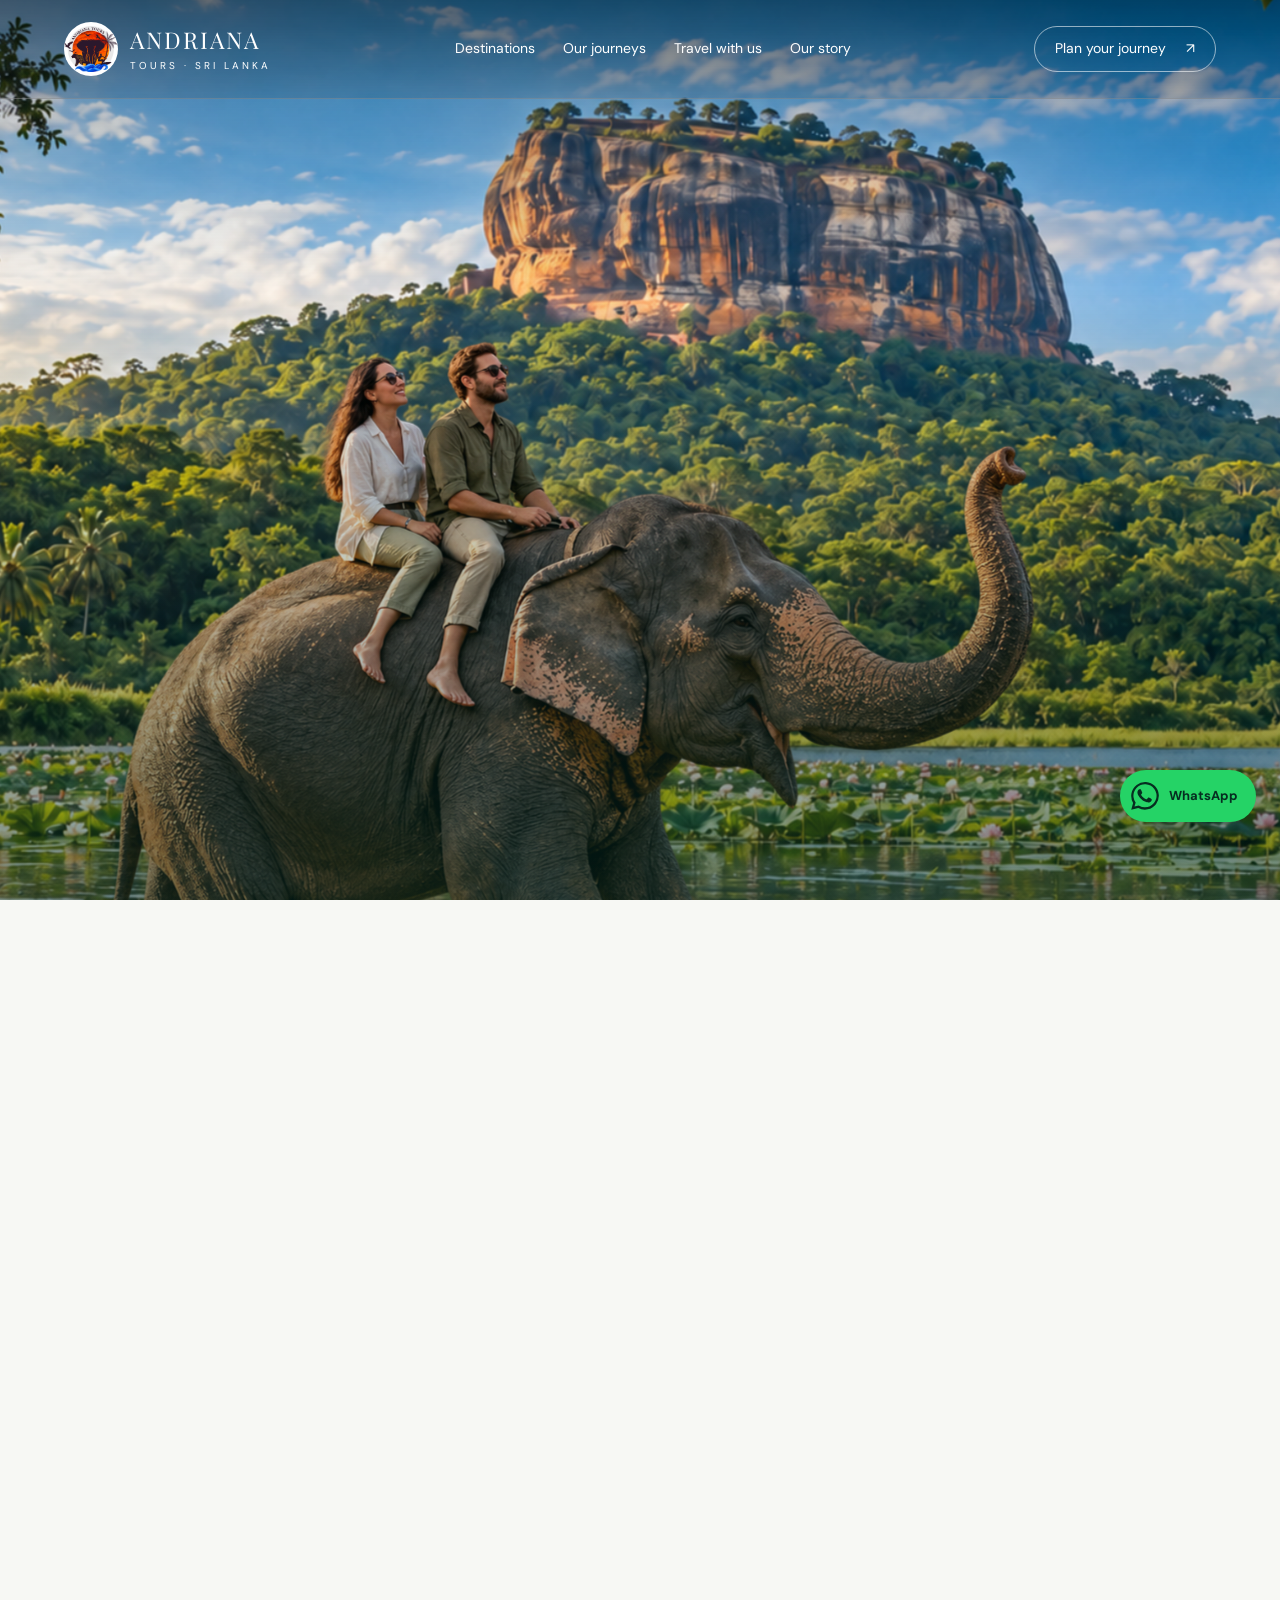
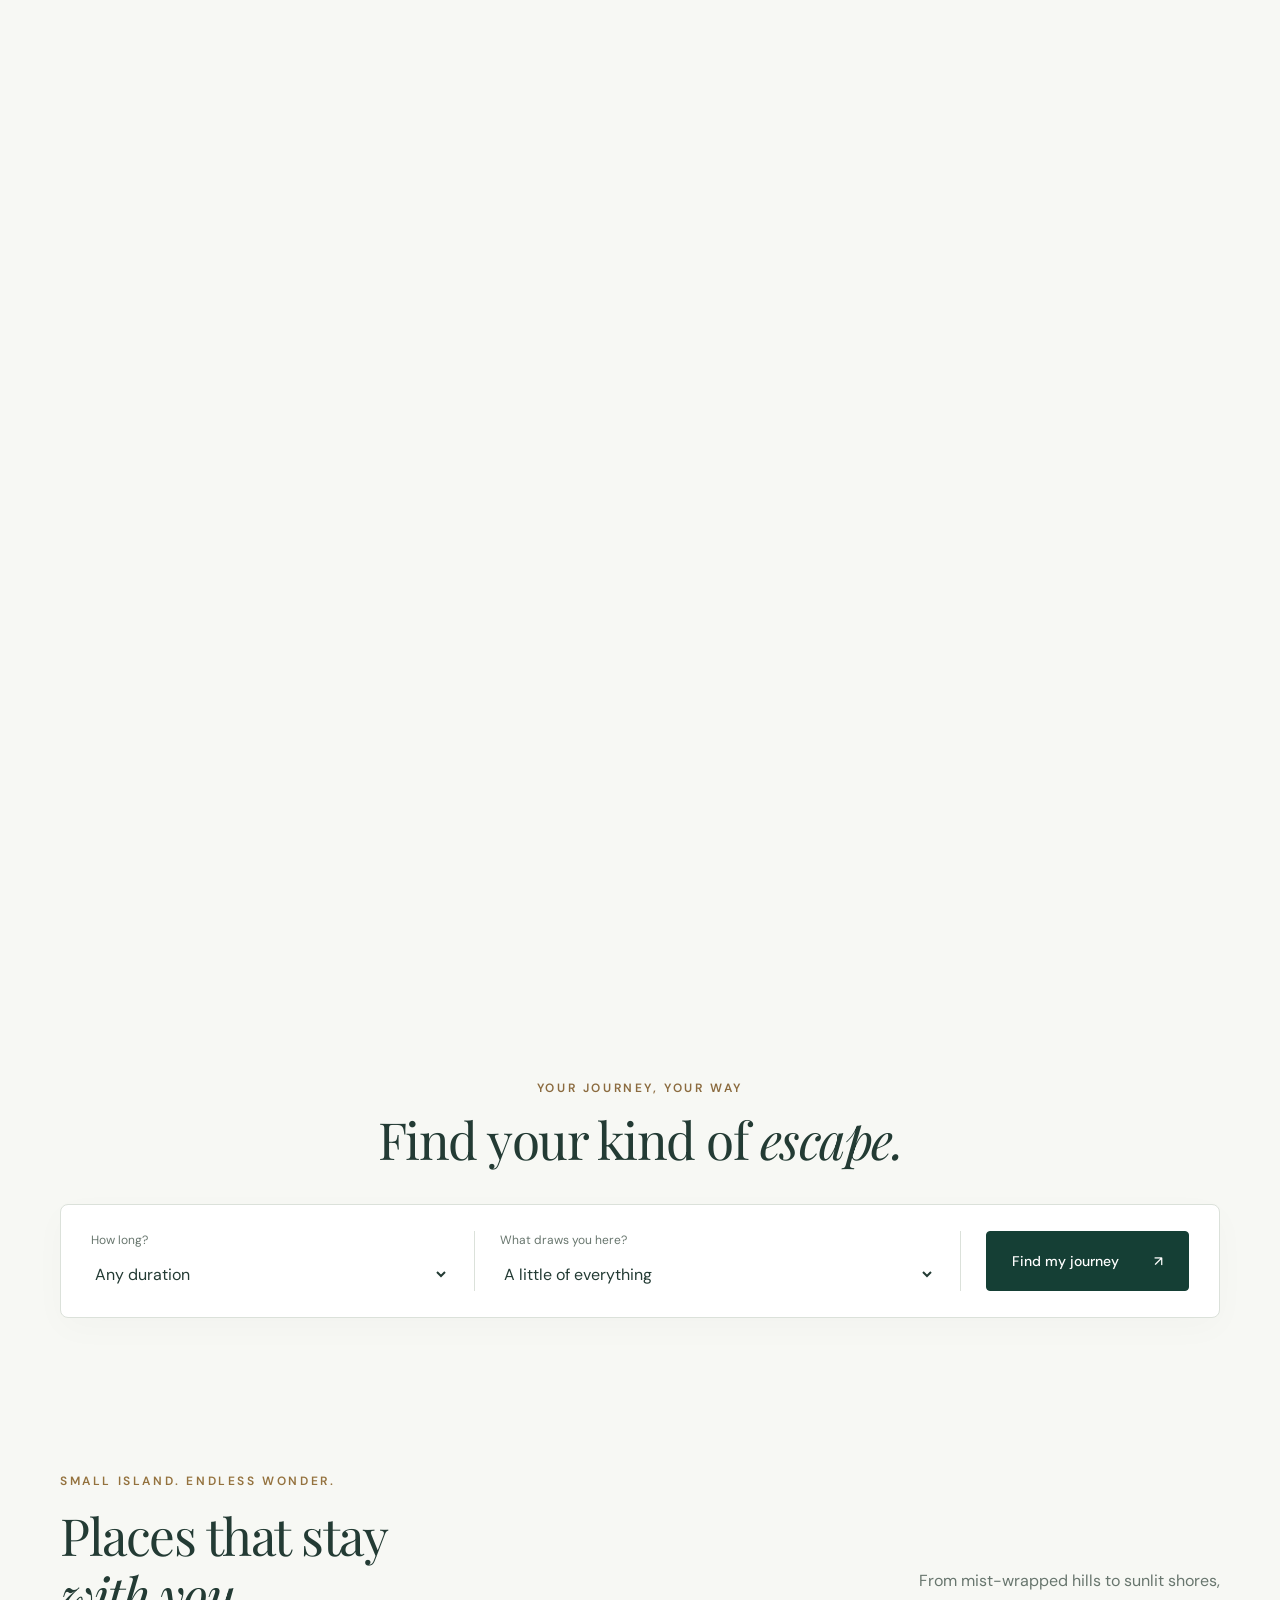
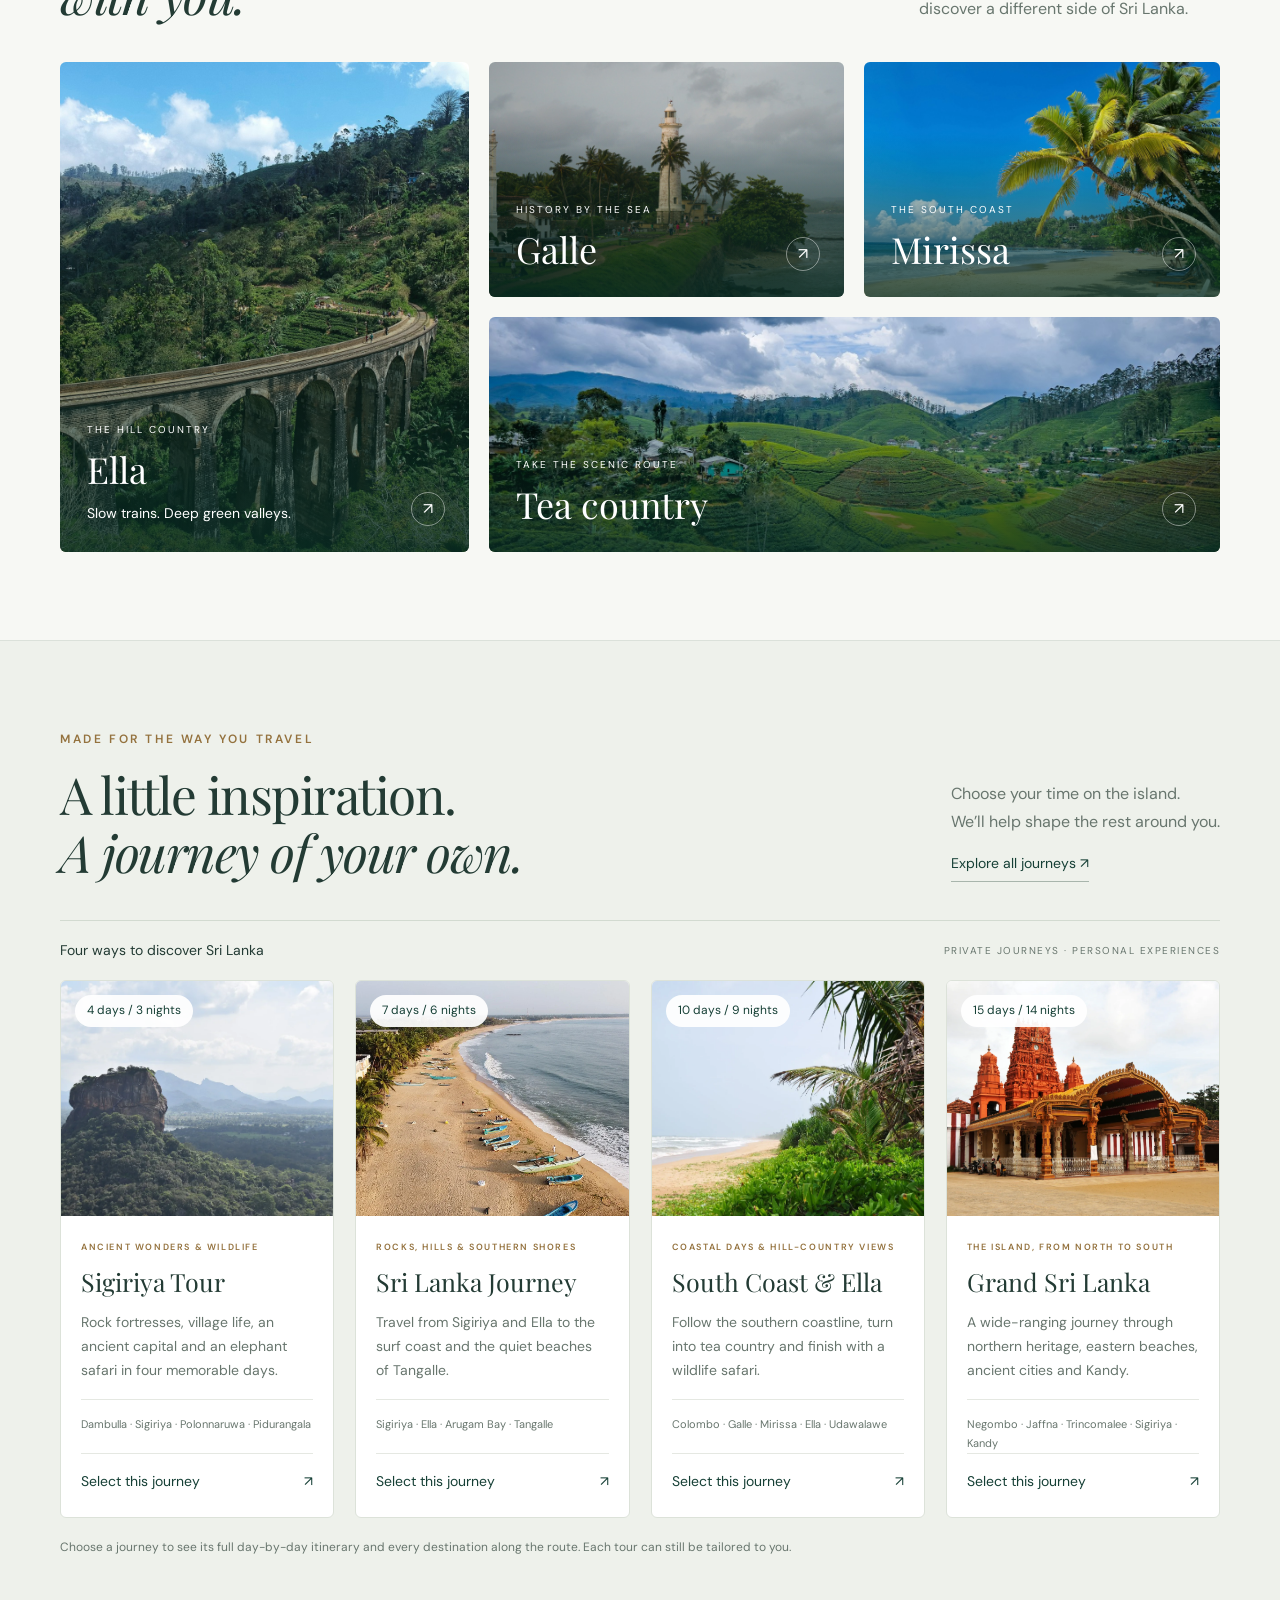
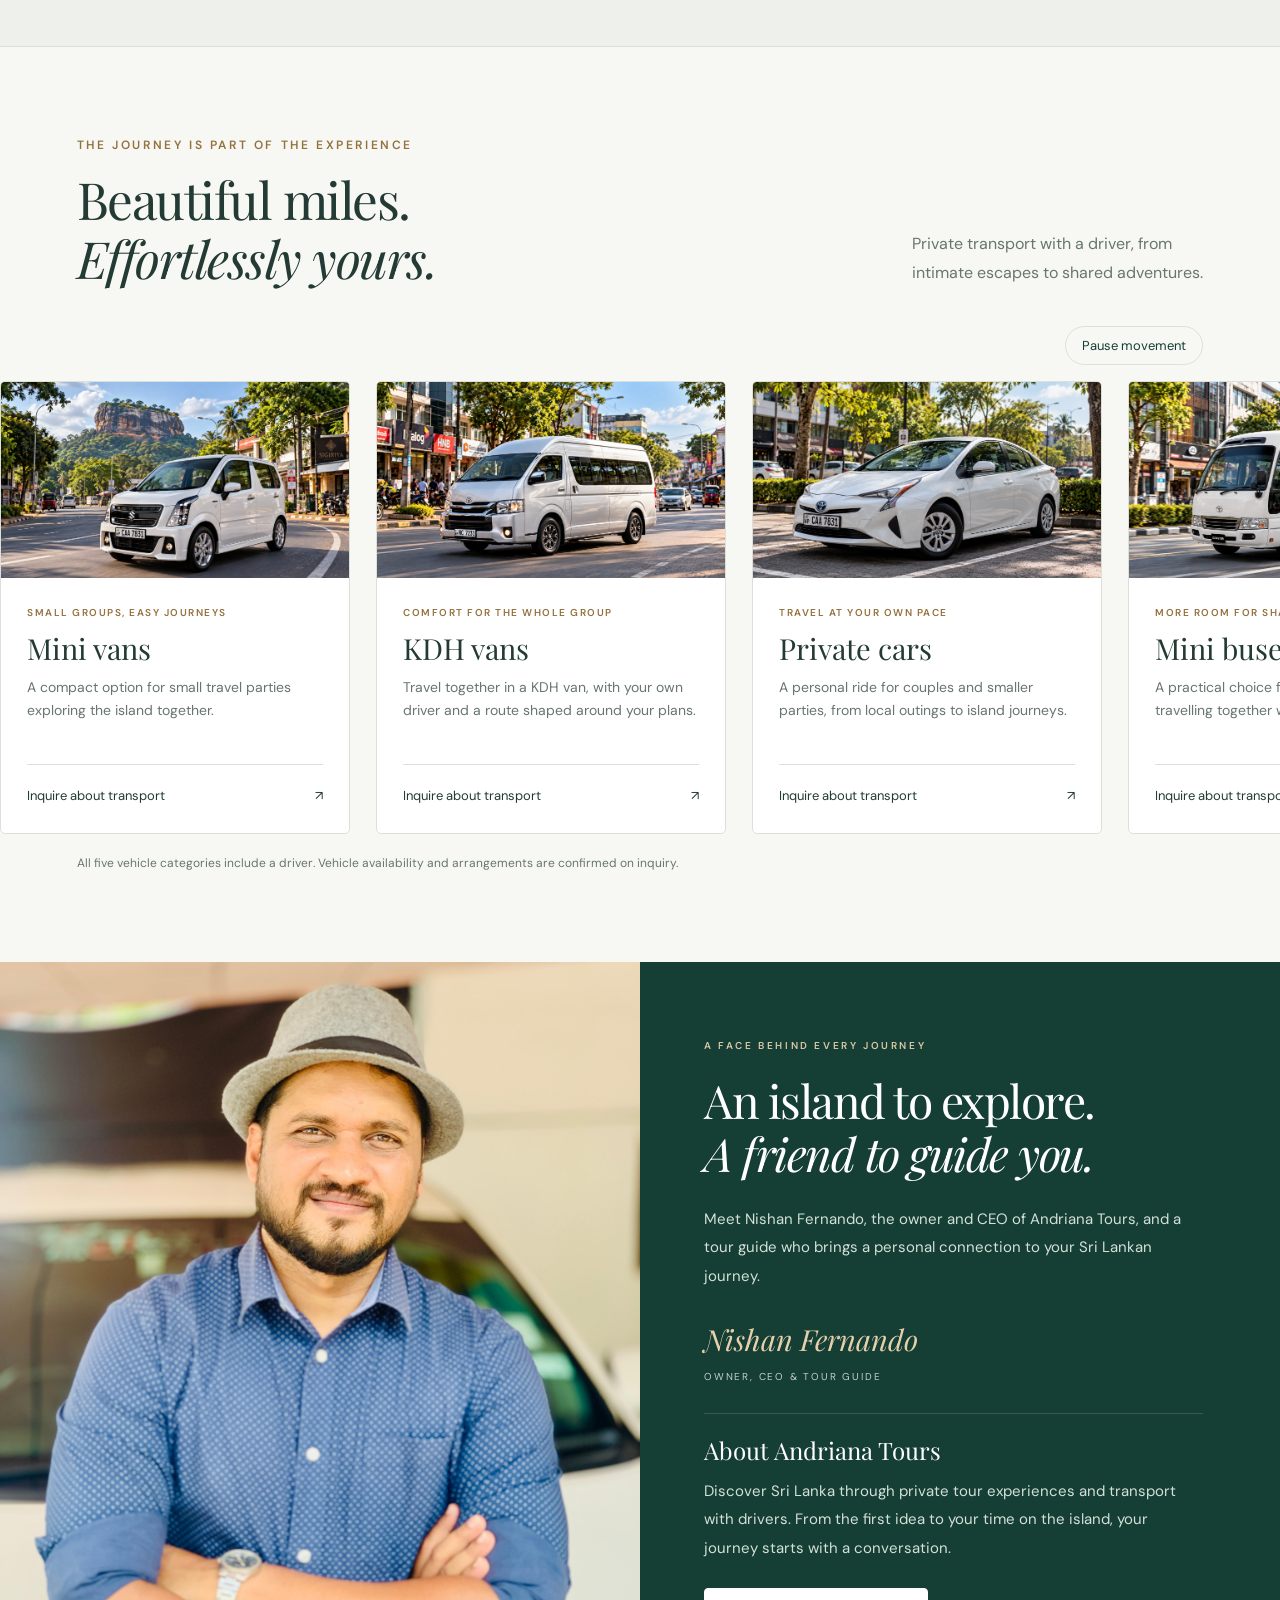
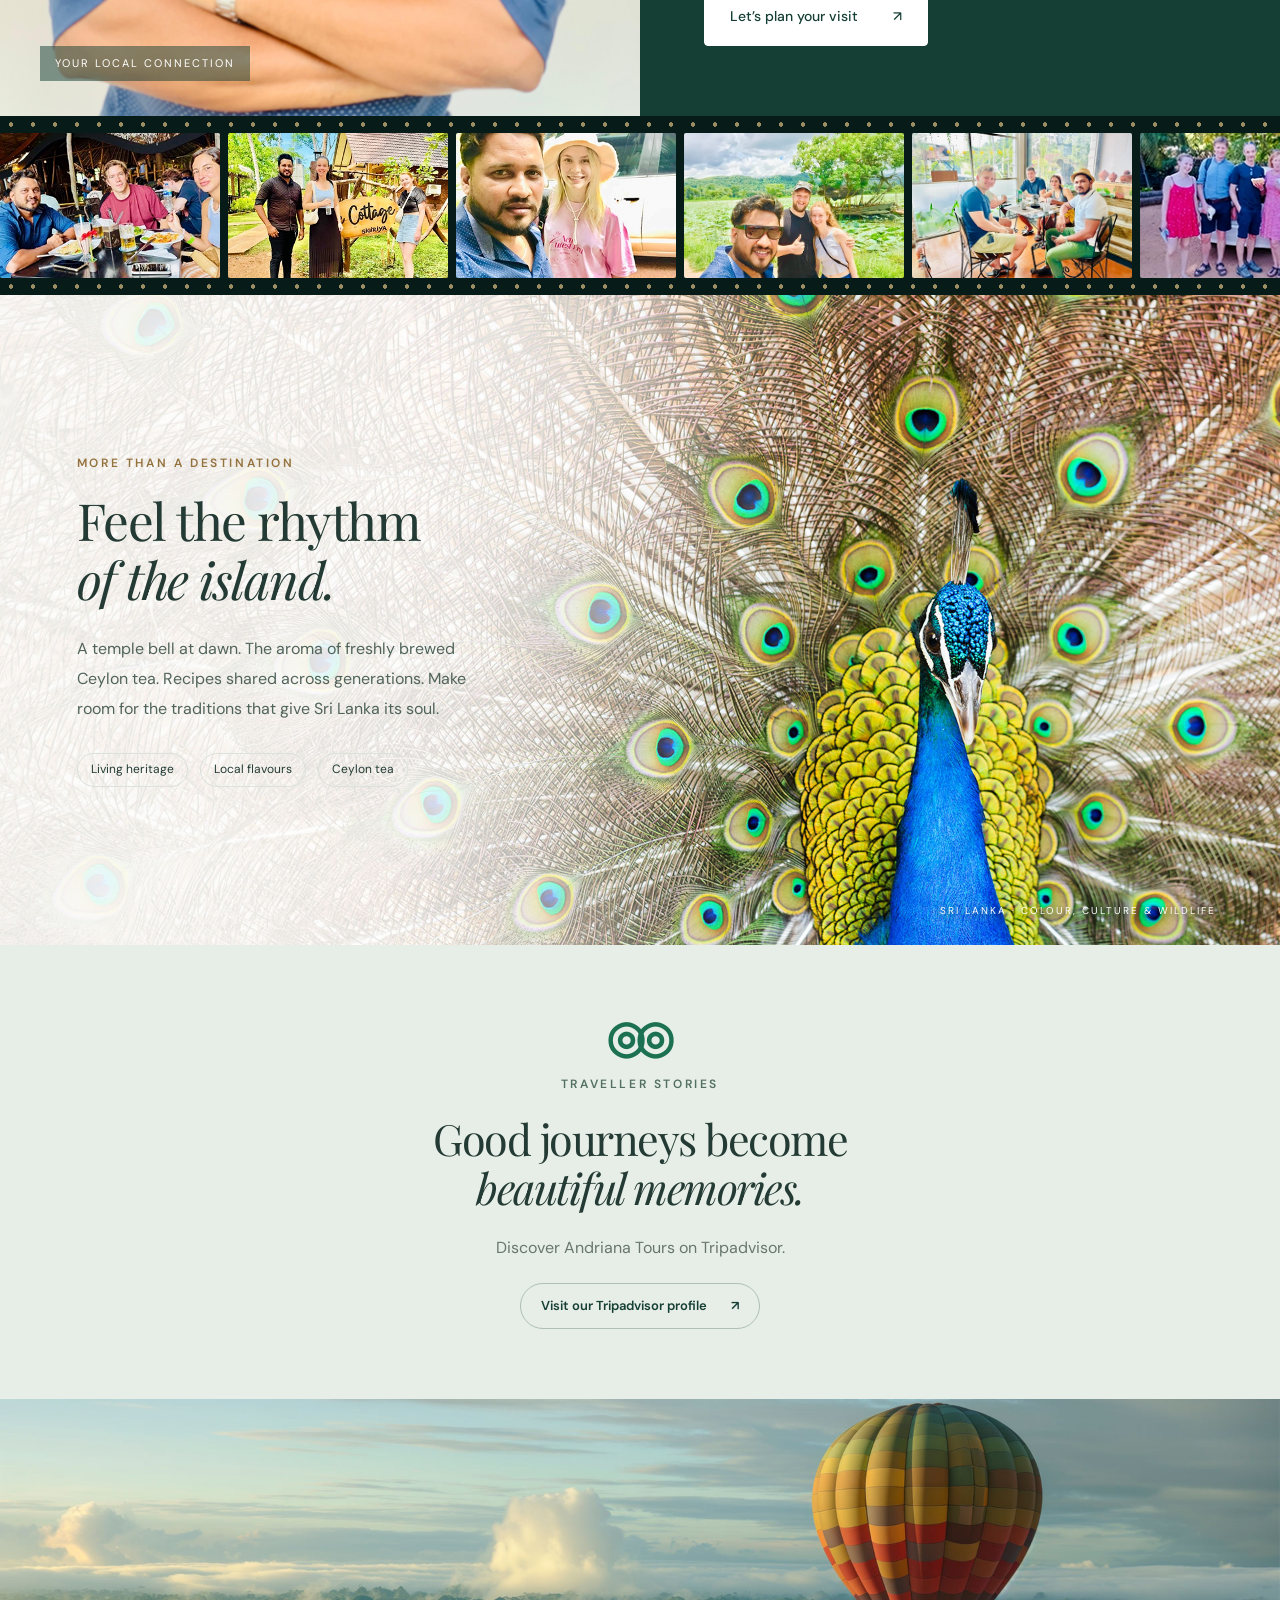
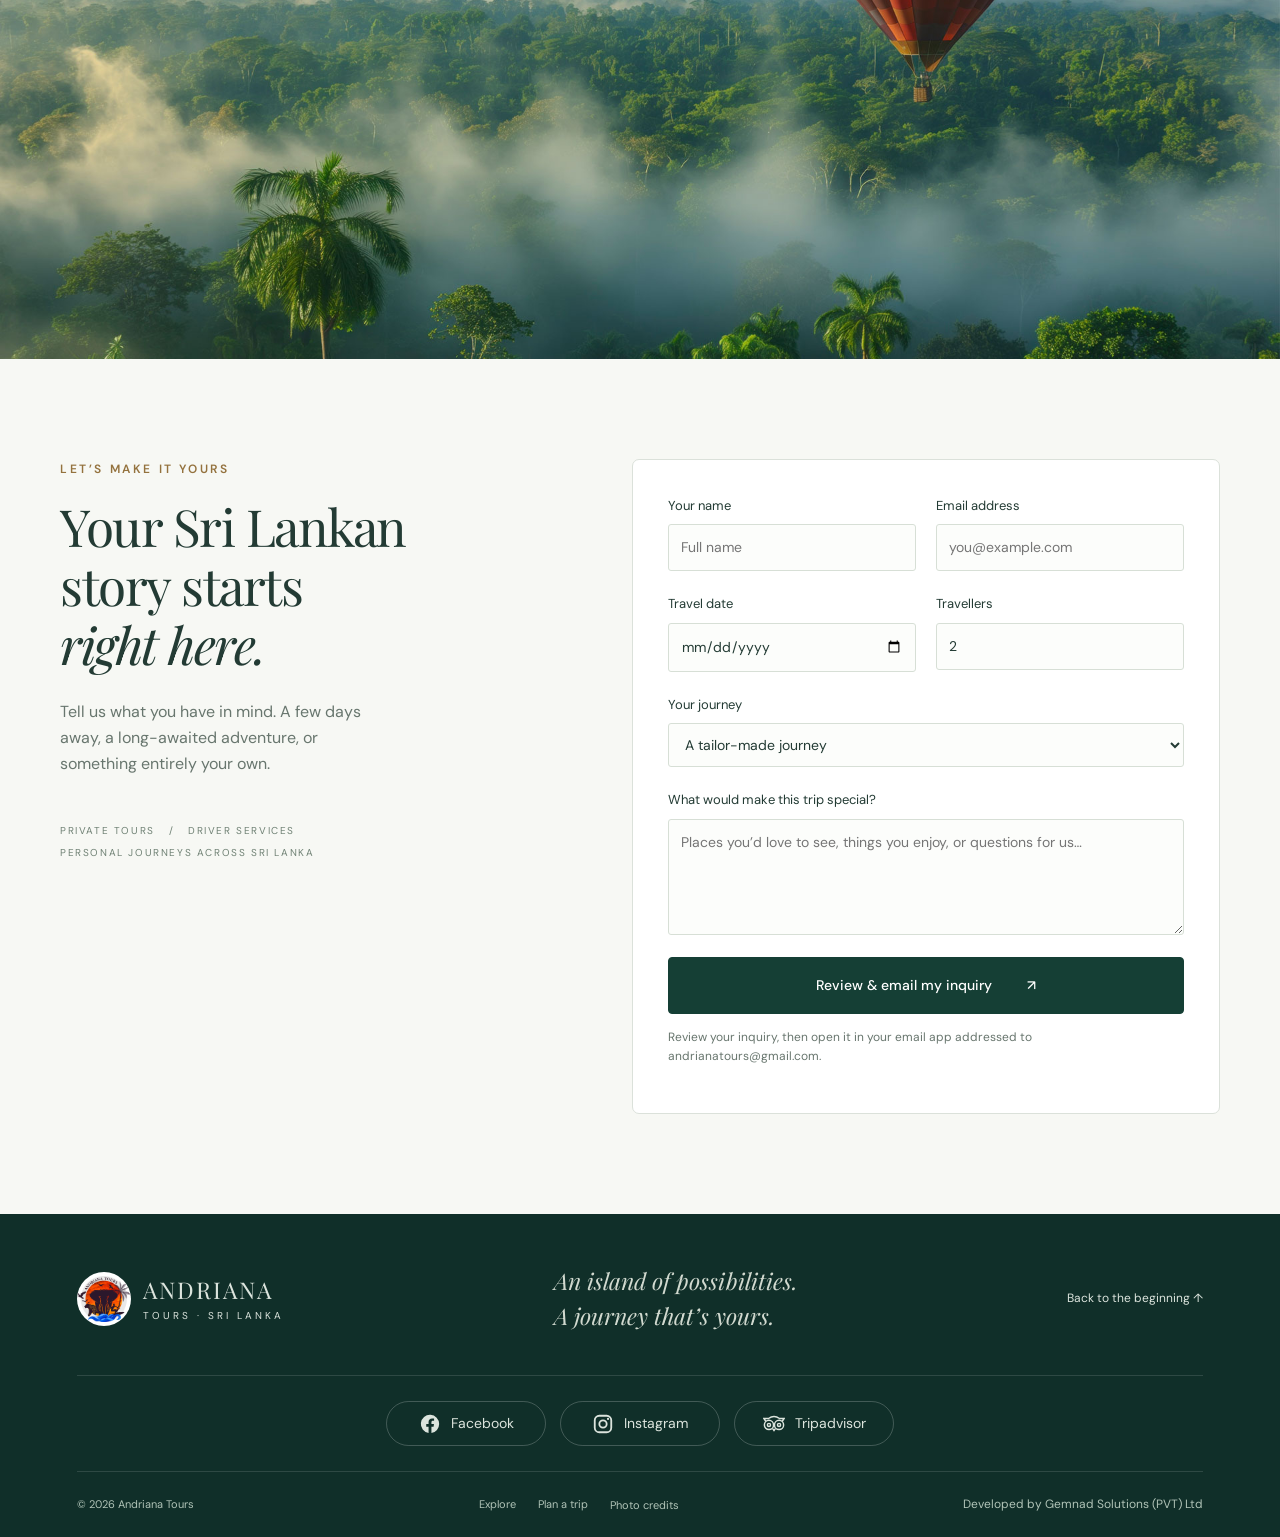
<file: index.html>
<!doctype html>
<html lang="en"><head><meta charset="utf-8"><meta name="viewport" content="width=device-width,initial-scale=1"><meta name="theme-color" content="#153f35"><meta name="description" content="Discover Sri Lanka with Andriana Tours. Explore island journeys, private transport with drivers and a trip shaped around you."><title>Andriana Tours — Sri Lanka, beautifully yours</title><link rel="icon" href="data:image/svg+xml,%3Csvg xmlns='http://www.w3.org/2000/svg' viewBox='0 0 40 40'%3E%3Crect width='40' height='40' rx='20' fill='%23153f35'/%3E%3Ctext x='20' y='29' text-anchor='middle' font-family='Georgia' font-size='30' fill='%23e3c799'%3EA%3C/text%3E%3C/svg%3E"><link rel="preconnect" href="https://fonts.googleapis.com"><link rel="preconnect" href="https://fonts.gstatic.com" crossorigin><link href="https://fonts.googleapis.com/css2?family=DM+Sans:wght@400;500;600;700&family=Manrope:wght@400;500;600;700&family=Playfair+Display:ital,wght@0,400;0,500;0,600;1,400;1,500&display=swap" rel="stylesheet"><link rel="stylesheet" href="style.css"></head>
<body><link rel="stylesheet" href="style.css?v=20261010a"><svg width="0" height="0" aria-hidden="true" style="position:absolute"><defs><filter id="hero-clean" color-interpolation-filters="sRGB"><feGaussianBlur stdDeviation="0.22"/><feConvolveMatrix order="3" kernelMatrix="0 -0.12 0 -0.12 1.48 -0.12 0 -0.12 0" preserveAlpha="true"/></filter></defs></svg>
<a class="skip" href="#explore">Skip to explore</a>
<header id="header"><a class="brand" href="#home" aria-label="Andriana Tours home"><img src="assets/logo.png?v=2" alt="Andriana Tours logo"><span>ANDRIANA <small>TOURS · SRI LANKA</small></span></a><nav id="nav" aria-label="Main navigation"><a href="#destinations">Destinations</a><a href="#tours">Our journeys</a><a href="#transport">Travel with us</a><a href="#about">Our story</a></nav><a class="nav-cta" href="#inquiry">Plan your journey <span>↗</span></a><button class="menu" aria-label="Open navigation" aria-expanded="false" aria-controls="nav">☰</button></header>
<main>
<section class="journey" id="home" aria-label="A journey from Sigiriya to the Sri Lankan sky"><div class="hero-stage"><div class="sky"></div><div class="scenery"><picture class="original"><source media="(max-width:700px)" srcset="assets/hero-mobile-approved.png"><img src="assets/hero-desktop.png" alt="An elephant with two travellers in a lotus lake beneath Sigiriya, Sri Lanka"></picture><img class="landscape" src="assets/landscape.png" alt="" aria-hidden="true"><img class="elephant" src="assets/elephant.png" alt="" aria-hidden="true"></div><div class="mobile-scene" aria-hidden="true"><div class="mobile-canvas"><img class="mobile-background" src="assets/mobile-background.png" alt=""><img class="mobile-foreground" src="assets/mobile-foreground.png" alt=""></div></div><div class="hero-shade"></div><div class="bottom-haze"></div><div class="hero-bottom"><span>7°57′ N &nbsp; 80°45′ E<br><small>SIGIRIYA, SRI LANKA</small></span><a href="#explore" class="scroll-cue">SCROLL TO DISCOVER <span>↓</span></a><span class="hero-note">Your island story<br>begins here.</span></div><div class="sky-copy"><p class="eyebrow">A WARM ISLAND WELCOME</p><h1>Welcome to <br><em>Andriana Tours.</em></h1><p>Your journey through Sri Lanka begins with<br class="desktop-br"> exceptional care and unforgettable experiences.</p><a class="sky-link" href="#explore">Let your journey unfold <span>↓</span></a></div><div class="sky-exit"><img src="assets/tea-arrival.webp" alt="Green tea plantations across mountain slopes"><span>THE HILL COUNTRY · A FRESH PERSPECTIVE</span></div></div></section>
<div class="page-content" id="explore"><section class="finder-wrap"><div class="finder-heading"><p class="eyebrow">YOUR JOURNEY, YOUR WAY</p><h2>Find your kind of <em>escape.</em></h2></div><form id="finder" class="finder"><label>How long?<select id="duration"><option value="all">Any duration</option><option value="4">4 days</option><option value="7">7 days</option><option value="10">10 days</option><option value="15">15 days</option></select></label><label>What draws you here?<select id="interest"><option value="all">A little of everything</option><option value="culture">Culture & heritage</option><option value="nature">Nature & hill country</option><option value="coast">Coast & relaxation</option></select></label><button class="button" type="submit">Find my journey <span>↗</span></button></form></section>
<section class="section destinations" id="destinations"><div class="section-head"><div><p class="eyebrow gold">SMALL ISLAND. ENDLESS WONDER.</p><h2>Places that stay <br><em>with you.</em></h2></div><p>From mist-wrapped hills to sunlit shores,<br>discover a different side of Sri Lanka.</p></div><div class="destination-grid"><a class="destination-card tall" href="#tours" data-interest="nature"><img src="assets/ella.jpg" loading="lazy" alt="Nine Arch Bridge in the green hills of Ella"><div><span>THE HILL COUNTRY</span><h3>Ella</h3><p>Slow trains. Deep green valleys.</p></div><span class="round-arrow">↗</span></a><a class="destination-card" href="#tours" data-interest="culture"><img src="assets/galle.jpg" loading="lazy" alt="Galle Fort lighthouse by the coast"><div><span>HISTORY BY THE SEA</span><h3>Galle</h3></div><span class="round-arrow">↗</span></a><a class="destination-card" href="#tours" data-interest="coast"><img src="assets/beach.jpg" loading="lazy" alt="Palm-lined Mirissa beach in Sri Lanka"><div><span>THE SOUTH COAST</span><h3>Mirissa</h3></div><span class="round-arrow">↗</span></a><a class="destination-card wide" href="#tours" data-interest="nature"><img src="assets/tea.jpg" loading="lazy" alt="Verdant tea estates in Sri Lanka's hill country"><div><span>TAKE THE SCENIC ROUTE</span><h3>Tea country</h3></div><span class="round-arrow">↗</span></a></div></section>
<section class="tours-section" id="tours"><div class="section"><div class="section-head"><div><p class="eyebrow gold">MADE FOR THE WAY YOU TRAVEL</p><h2>A little inspiration. <br><em>A journey of your own.</em></h2></div><div><p>Choose your time on the island.<br>We’ll help shape the rest around you.</p><button class="text-button" id="reset-tours">Explore all journeys ↗</button></div></div><div class="results-line"><p id="results" aria-live="polite">Four ways to discover Sri Lanka</p><span>PRIVATE JOURNEYS · PERSONAL EXPERIENCES</span></div><div class="mobile-tour-window"><div class="tour-grid" id="tour-grid"></div></div><div class="mobile-tour-controls" aria-label="Journey slider controls"><button id="tour-prev" type="button" aria-label="Previous journey">←</button><button id="tour-next" type="button" aria-label="Next journey">→</button></div><p class="sample-note">Choose a journey to see its full day-by-day itinerary and every destination along the route. Each tour can still be tailored to you.</p></div></section>
<section class="section transport" id="transport"><div class="section-head"><div><p class="eyebrow gold">THE JOURNEY IS PART OF THE EXPERIENCE</p><h2>Beautiful miles. <br><em>Effortlessly yours.</em></h2></div><p>Private transport with a driver, from<br>intimate escapes to shared adventures.</p></div><div class="carousel" id="vehicle-carousel" aria-label="Vehicles with drivers"><button class="carousel-toggle" type="button" aria-pressed="false">Pause movement</button><div class="carousel-window"><div class="carousel-track"><div class="vehicle-grid carousel-group"><article class="vehicle"><img src="assets/vehicle-a1.png" alt="Mini vans — image supplied by Andriana Tours" loading="lazy"><div><span class="eyebrow">SMALL GROUPS, EASY JOURNEYS</span><h3>Mini vans</h3><p>A compact option for small travel parties exploring the island together.</p><a href="#inquiry" data-vehicle="Mini van">Inquire about transport <span>↗</span></a></div></article><article class="vehicle"><img src="assets/vehicle-a2.png" alt="KDH vans — image supplied by Andriana Tours" loading="lazy"><div><span class="eyebrow">COMFORT FOR THE WHOLE GROUP</span><h3>KDH vans</h3><p>Travel together in a KDH van, with your own driver and a route shaped around your plans.</p><a href="#inquiry" data-vehicle="KDH van">Inquire about transport <span>↗</span></a></div></article><article class="vehicle"><img src="assets/vehicle-a3.png" alt="Private cars — image supplied by Andriana Tours" loading="lazy"><div><span class="eyebrow">TRAVEL AT YOUR OWN PACE</span><h3>Private cars</h3><p>A personal ride for couples and smaller parties, from local outings to island journeys.</p><a href="#inquiry" data-vehicle="Private car">Inquire about transport <span>↗</span></a></div></article><article class="vehicle"><img src="assets/vehicle-a4.png" alt="Mini buses — image supplied by Andriana Tours" loading="lazy"><div><span class="eyebrow">MORE ROOM FOR SHARED ADVENTURES</span><h3>Mini buses</h3><p>A practical choice for families and groups travelling together with a dedicated driver.</p><a href="#inquiry" data-vehicle="Mini bus">Inquire about transport <span>↗</span></a></div></article><article class="vehicle"><img src="assets/vehicle-a5.png" alt="Luxury buses — image supplied by Andriana Tours" loading="lazy"><div><span class="eyebrow">LONG JOURNEYS, SHARED COMFORT</span><h3>Luxury buses</h3><p>A spacious touring option for larger groups exploring Sri Lanka with a driver.</p><a href="#inquiry" data-vehicle="Luxury bus">Inquire about transport <span>↗</span></a></div></article></div></div></div></div><p class="sample-note">All five vehicle categories include a driver. Vehicle availability and arrangements are confirmed on inquiry.</p></section>
<section class="owner-section" id="about"><div class="owner-image"><img src="assets/nishan.jpeg" loading="lazy" alt="Nishan Fernando, owner and CEO of Andriana Tours"><span class="image-caption">YOUR LOCAL CONNECTION</span></div><div class="owner-copy"><p class="eyebrow">A FACE BEHIND EVERY JOURNEY</p><h2>An island to explore. <br><em>A friend to guide you.</em></h2><p>Meet Nishan Fernando, the owner and CEO of Andriana Tours, and a tour guide who brings a personal connection to your Sri Lankan journey.</p><div class="signature">Nishan Fernando<small>OWNER, CEO & TOUR GUIDE</small></div><div class="about-mini"><h3>About Andriana Tours</h3><p>Discover Sri Lanka through private tour experiences and transport with drivers. From the first idea to your time on the island, your journey starts with a conversation.</p></div><a href="#inquiry" class="button light">Let’s plan your visit <span>↗</span></a></div></section>
<section class="memory-reel carousel" id="memory-reel" aria-label="Traveller moments with Andriana Tours"><div class="film-window carousel-window"><div class="carousel-track"><div class="memory-strip carousel-group"><figure><img src="assets/journey-memory-1.webp" loading="lazy" alt="Nishan sharing a meal with travellers"></figure><figure><img src="assets/journey-memory-2.webp" loading="lazy" alt="Nishan with travellers in Sigiriya"></figure><figure><img src="assets/journey-memory-3.webp" loading="lazy" alt="Nishan welcoming a traveller beside their vehicle"></figure><figure><img src="assets/journey-memory-4.webp" loading="lazy" alt="Nishan and travellers beside a lotus wetland"></figure><figure><img src="assets/journey-memory-5.webp" loading="lazy" alt="Nishan relaxing with travellers at a cafe"></figure><figure><img src="assets/journey-memory-6.webp" loading="lazy" alt="Nishan with a family during their Sri Lanka journey"></figure><figure><img src="assets/journey-memory-7.webp" loading="lazy" alt="Nishan and travellers at Nine Arch Bridge"></figure><figure class="wide"><img src="assets/journey-memory-8.webp" loading="lazy" alt="Nishan taking a group selfie with travellers"></figure><figure class="wide"><img src="assets/journey-memory-9.jpg" loading="lazy" alt="Andriana Tours welcoming a family at the airport"></figure><figure class="wide"><img src="assets/journey-memory-10.jpg" loading="lazy" alt="Nishan enjoying an evening meal with travellers"></figure><figure><img src="assets/journey-memory-11.jpg" loading="lazy" alt="Nishan welcoming two travellers at the airport"></figure><figure><img src="assets/journey-memory-12.jpg" loading="lazy" alt="Nishan with travellers beside their safari vehicle"></figure><figure><img src="assets/journey-memory-13.jpg" loading="lazy" alt="Nishan and travellers during a temple visit"></figure><figure><img src="assets/journey-memory-14.jpg" loading="lazy" alt="Nishan welcoming travellers at the airport"></figure><figure class="wide"><img src="assets/journey-memory-15.jpg" loading="lazy" alt="A group welcomed to Sri Lanka by Andriana Tours"></figure></div></div></div></section>
<section class="culture-section section" id="culture"><div class="culture-copy"><p class="eyebrow gold">MORE THAN A DESTINATION</p><h2>Feel the rhythm <br><em>of the island.</em></h2><p>A temple bell at dawn. The aroma of freshly brewed Ceylon tea. Recipes shared across generations. Make room for the traditions that give Sri Lanka its soul.</p><div class="culture-tags"><span>Living heritage</span><span>Local flavours</span><span>Ceylon tea</span></div></div><div class="culture-image"><img src="assets/mtad.jpg" loading="lazy" alt="A colourful peacock displaying its feathers"><span>SRI LANKA · COLOUR, CULTURE & WILDLIFE</span></div></section>
<section class="reviews"><div class="trip-icon" aria-hidden="true">◎◎</div><p class="eyebrow">TRAVELLER STORIES</p><h2>Good journeys become <br><em>beautiful memories.</em></h2><p>Discover Andriana Tours on Tripadvisor.</p><a class="review-link" target="_blank" rel="noopener" href="https://www.tripadvisor.com/Attraction_Review-g297897-d32983059-Reviews-Andriana_Tours-Negombo_Western_Province.html">Visit our Tripadvisor profile <span>↗</span></a><div id="reviews-carousel" class="carousel" aria-label="Traveller reviews" hidden><button class="carousel-toggle" type="button" aria-pressed="false">Pause movement</button><div class="carousel-window"><div class="carousel-track"><div class="review-group carousel-group"></div></div></div></div></section>
<figure class="temple-divider"><img src="assets/journey-divider.jpg" alt="A hot-air balloon floating above Sri Lanka’s misty tropical forest" loading="lazy"></figure>
<section class="section inquiry-section" id="inquiry"><div class="inquiry-copy"><p class="eyebrow gold">LET’S MAKE IT YOURS</p><h2>Your Sri Lankan <br>story starts <br><em>right here.</em></h2><p>Tell us what you have in mind. A few days away, a long-awaited adventure, or something entirely your own.</p><div class="selected-journey" id="selected-journey" hidden></div><span class="inquiry-detail">PRIVATE TOURS &nbsp; / &nbsp; DRIVER SERVICES<br>PERSONAL JOURNEYS ACROSS SRI LANKA</span></div><form id="inquiry-form" class="inquiry-form"><div class="form-row"><label>Your name<input name="name" autocomplete="name" placeholder="Full name" required maxlength="100"></label><label>Email address<input name="email" type="email" autocomplete="email" placeholder="you@example.com" required maxlength="200"></label></div><div class="form-row"><label>Travel date<input name="date" type="date"></label><label>Travellers<input name="travellers" type="number" min="1" max="100" value="2" required></label></div><label>Your journey<select name="tour" id="inquiry-tour"><option value="Tailor-made journey">A tailor-made journey</option><option>4-Day Sigiriya Tour</option><option>7-Day Sri Lanka Journey</option><option>10-Day South Coast &amp; Ella</option><option>15-Day Grand Sri Lanka</option><option>Private car</option><option>Mini van</option><option>KDH van</option><option>Mini bus</option><option>Luxury bus</option></select></label><label>What would make this trip special?<textarea name="message" rows="4" placeholder="Places you’d love to see, things you enjoy, or questions for us…" maxlength="3000"></textarea></label><button class="button" type="submit">Review &amp; email my inquiry <span>↗</span></button><p class="form-note">Review your inquiry, then open it in your email app addressed to andrianatours@gmail.com.</p><p id="form-status" role="status"></p></form></section>
<footer><div class="footer-top"><a class="brand" href="#home"><img src="assets/logo.png?v=2" alt="Andriana Tours"><span>ANDRIANA<small>TOURS · SRI LANKA</small></span></a><p>An island of possibilities.<br>A journey that’s yours.</p><a href="#home" class="back-top">Back to the beginning ↑</a></div><div class="footer-social" aria-label="Andriana Tours social media"><a target="_blank" rel="noopener" href="https://www.facebook.com/profile.php?id=61572934062039"><svg class="social-icon" viewBox="0 0 24 24" fill="currentColor" aria-hidden="true"><path d="M22 12a10 10 0 1 0-11.56 9.88v-6.99H7.9V12h2.54V9.8c0-2.51 1.49-3.9 3.77-3.9 1.09 0 2.23.2 2.23.2v2.46h-1.26c-1.24 0-1.62.77-1.62 1.56V12h2.77l-.44 2.89h-2.33v6.99A10 10 0 0 0 22 12Z"/></svg><span>Facebook</span></a><a target="_blank" rel="noopener" href="https://www.instagram.com/andrianatours?fbclid=IwY2xjawUru6RleHRuA2FlbQIxMABwZG9mBWJyaWQRMUNVSnVTVG1nUTlPUmt4NDRzcnRjBmFwcF9pZBAyMjIwMzkxNzg4MjAwODkyAAEexrFtVqedXEXmJj9HDbJ_zXv2LYPNRX7h6BedtxuGw_cepoNSKjmJ-dhxQE8_aem_s1qhVCDlhxxsrtesguWzSg"><svg class="social-icon" viewBox="0 0 24 24" fill="currentColor" aria-hidden="true"><rect x="3" y="3" width="18" height="18" rx="5" fill="none" stroke="currentColor" stroke-width="2"/><circle cx="12" cy="12" r="4" fill="none" stroke="currentColor" stroke-width="2"/><circle cx="17.5" cy="6.5" r="1.2"/></svg><span>Instagram</span></a><a target="_blank" rel="noopener" href="https://www.tripadvisor.com/Attraction_Review-g297897-d32983059-Reviews-Andriana_Tours-Negombo_Western_Province.html"><svg class="social-icon" viewBox="0 0 24 24" fill="currentColor" aria-hidden="true"><g fill="none" stroke="currentColor" stroke-width="1.6"><circle cx="6.5" cy="13" r="5"/><circle cx="17.5" cy="13" r="5"/><circle cx="6.5" cy="13" r="1.7"/><circle cx="17.5" cy="13" r="1.7"/><path d="m10.5 17 1.5 2 1.5-2M3 9 1 6h5c4-3 8-3 12 0h5l-2 3"/></g></svg><span>Tripadvisor</span></a></div><div class="footer-bottom"><span>© <span id="year"></span> Andriana Tours</span><div><a href="#destinations">Explore</a><a href="#inquiry">Plan a trip</a><button id="credits-button">Photo credits</button></div><span class="developer-credit">Developed by Gemnad Solutions (PVT) Ltd</span></div></footer>
<dialog id="inquiry-dialog"><button class="dialog-close" aria-label="Close inquiry preview">×</button><p class="eyebrow gold">YOUR NEXT ADVENTURE</p><h2>Your trip inquiry</h2><p class="dialog-help">Review your details, then email the inquiry directly to Andriana Tours or download a copy.</p><pre id="inquiry-preview"></pre><div class="dialog-actions"><a id="email-inquiry" class="button" href="mailto:andrianatours@gmail.com">Email Andriana Tours <span>↗</span></a><button id="download-inquiry" class="button outline">Download a copy <span>↓</span></button></div></dialog>
<dialog id="credits-dialog"><button class="dialog-close" aria-label="Close photo credits">×</button><h2>Photo credits</h2><p>Destination imagery uses real photography. Opening hero scenery is AI-generated. Logo, owner portrait and vehicle images supplied by Andriana Tours.</p><div id="photo-credits"><p>Nine Arch Bridge, Ella — <a target="_blank" rel="noopener" href="https://unsplash.com/photos/train-railway-BZ3aE3ouAfc">Petr Sevcovic</a> · <a target="_blank" rel="noopener" href="https://unsplash.com/license">Unsplash License</a></p><p>Galle Fort Lighthouse — <a target="_blank" rel="noopener" href="https://unsplash.com/photos/a-lighthouse-stands-tall-along-the-coastline-3weLcpTIxCU">Shubham Singla</a> · <a target="_blank" rel="noopener" href="https://unsplash.com/license">Unsplash License</a></p><p>Mirissa Beach — <a target="_blank" rel="noopener" href="https://unsplash.com/photos/a-beach-with-a-palm-tree-and-chairs-on-it-F-URY4TcXNI">Tatiana Kachanovetskaia</a> · <a target="_blank" rel="noopener" href="https://unsplash.com/license">Unsplash License</a></p><p>Tea estate in Sri Lankan hills — <a target="_blank" rel="noopener" href="https://unsplash.com/photos/a-scenic-view-of-a-tea-estate-in-the-hills-DD6F8uKseS0">Antonio Cogo</a> · <a target="_blank" rel="noopener" href="https://unsplash.com/license">Unsplash License</a></p><p>Temple of the Sacred Tooth Relic, Kandy — <a target="_blank" rel="noopener" href="https://unsplash.com/photos/a-white-building-with-a-red-roof-next-to-a-body-of-water-Q5ImYkSDV0g">Sarmat Batagov</a> · <a target="_blank" rel="noopener" href="https://unsplash.com/license">Unsplash License</a></p></div></dialog>
</div>
</main><a class="whatsapp-float" href="https://wa.me/94769691805" target="_blank" rel="noopener" aria-label="Chat with Andriana Tours on WhatsApp"><svg class="social-icon" viewBox="0 0 24 24" fill="currentColor" aria-hidden="true"><path d="M20.5 3.5A11.9 11.9 0 0 0 1.8 17.9L.2 23.8l6-1.6a11.9 11.9 0 0 0 14.3-18.7ZM12 21.7a9.8 9.8 0 0 1-5-1.4l-.4-.2-3.6 1 1-3.5-.3-.4A9.9 9.9 0 1 1 12 21.7Zm5.4-7.4c-.3-.2-1.8-.9-2.1-1-.3-.1-.5-.2-.7.2l-1 1.2c-.2.2-.4.2-.7.1-1.8-.9-3-1.6-4.2-3.6-.3-.5.3-.5.9-1.7.1-.2 0-.4 0-.6l-1-2.2c-.2-.6-.5-.5-.7-.5h-.6c-.2 0-.5.1-.8.4-.3.3-1 1-1 2.5s1.1 2.9 1.3 3.1c.1.2 2.1 3.3 5.2 4.6 1.9.8 2.6.8 3.5.7 1.1-.2 1.8-.8 2.1-1.5.2-.7.2-1.3.1-1.4-.1-.1-.3-.2-.6-.3Z"/></svg><strong>WhatsApp</strong></a><script src="app.js"></script></body></html>
</file>
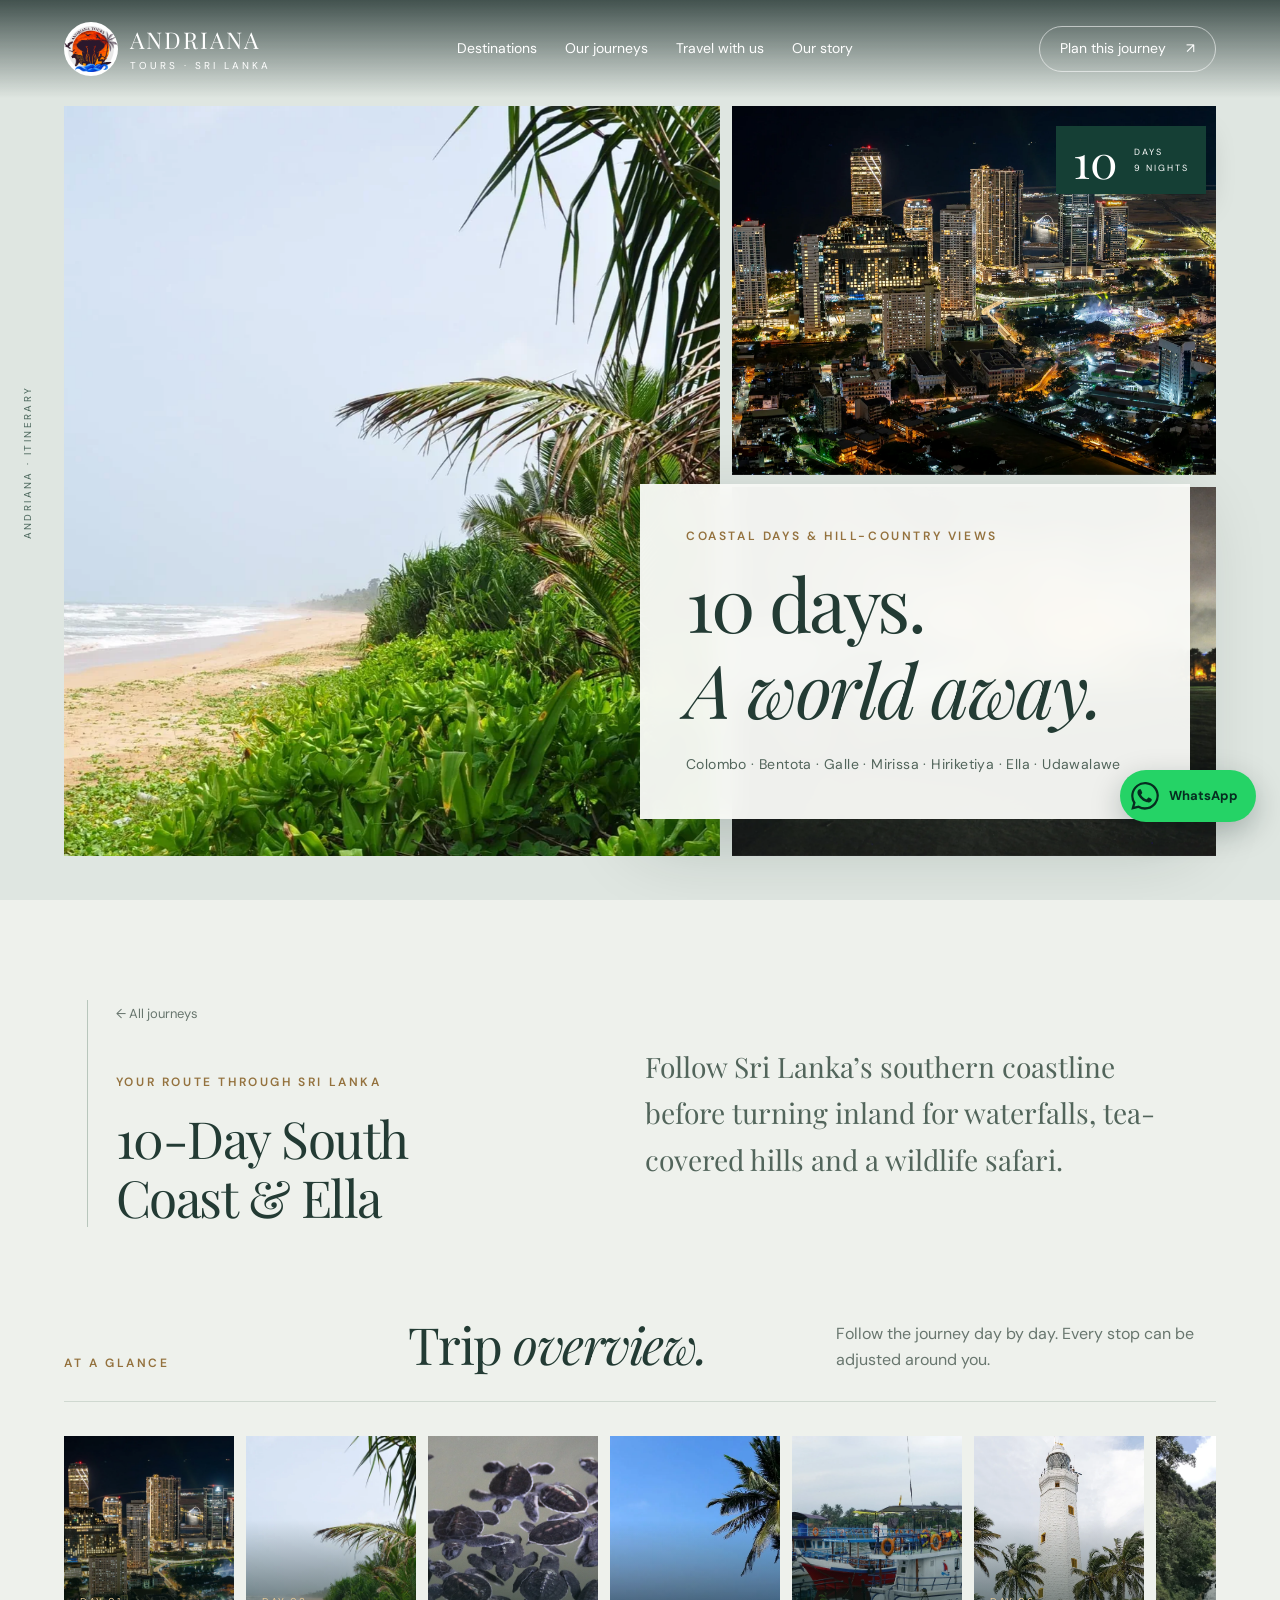
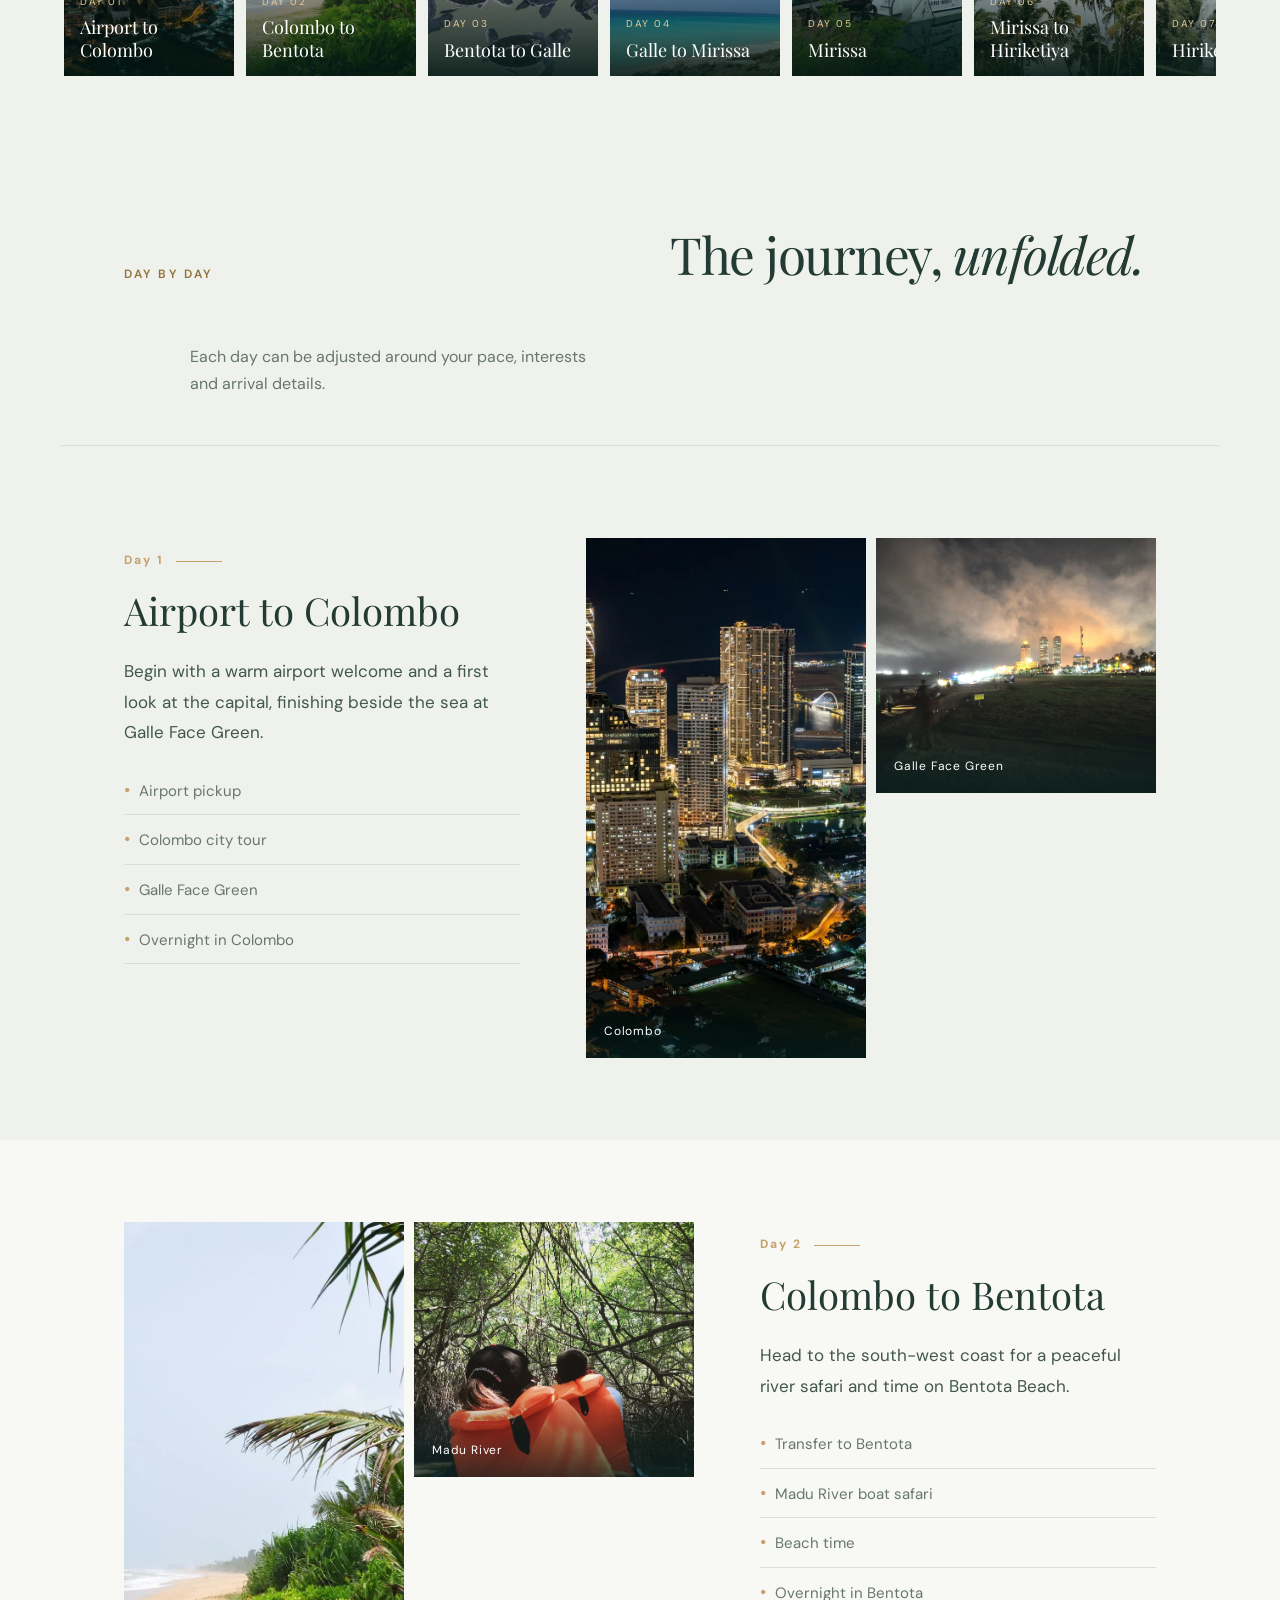
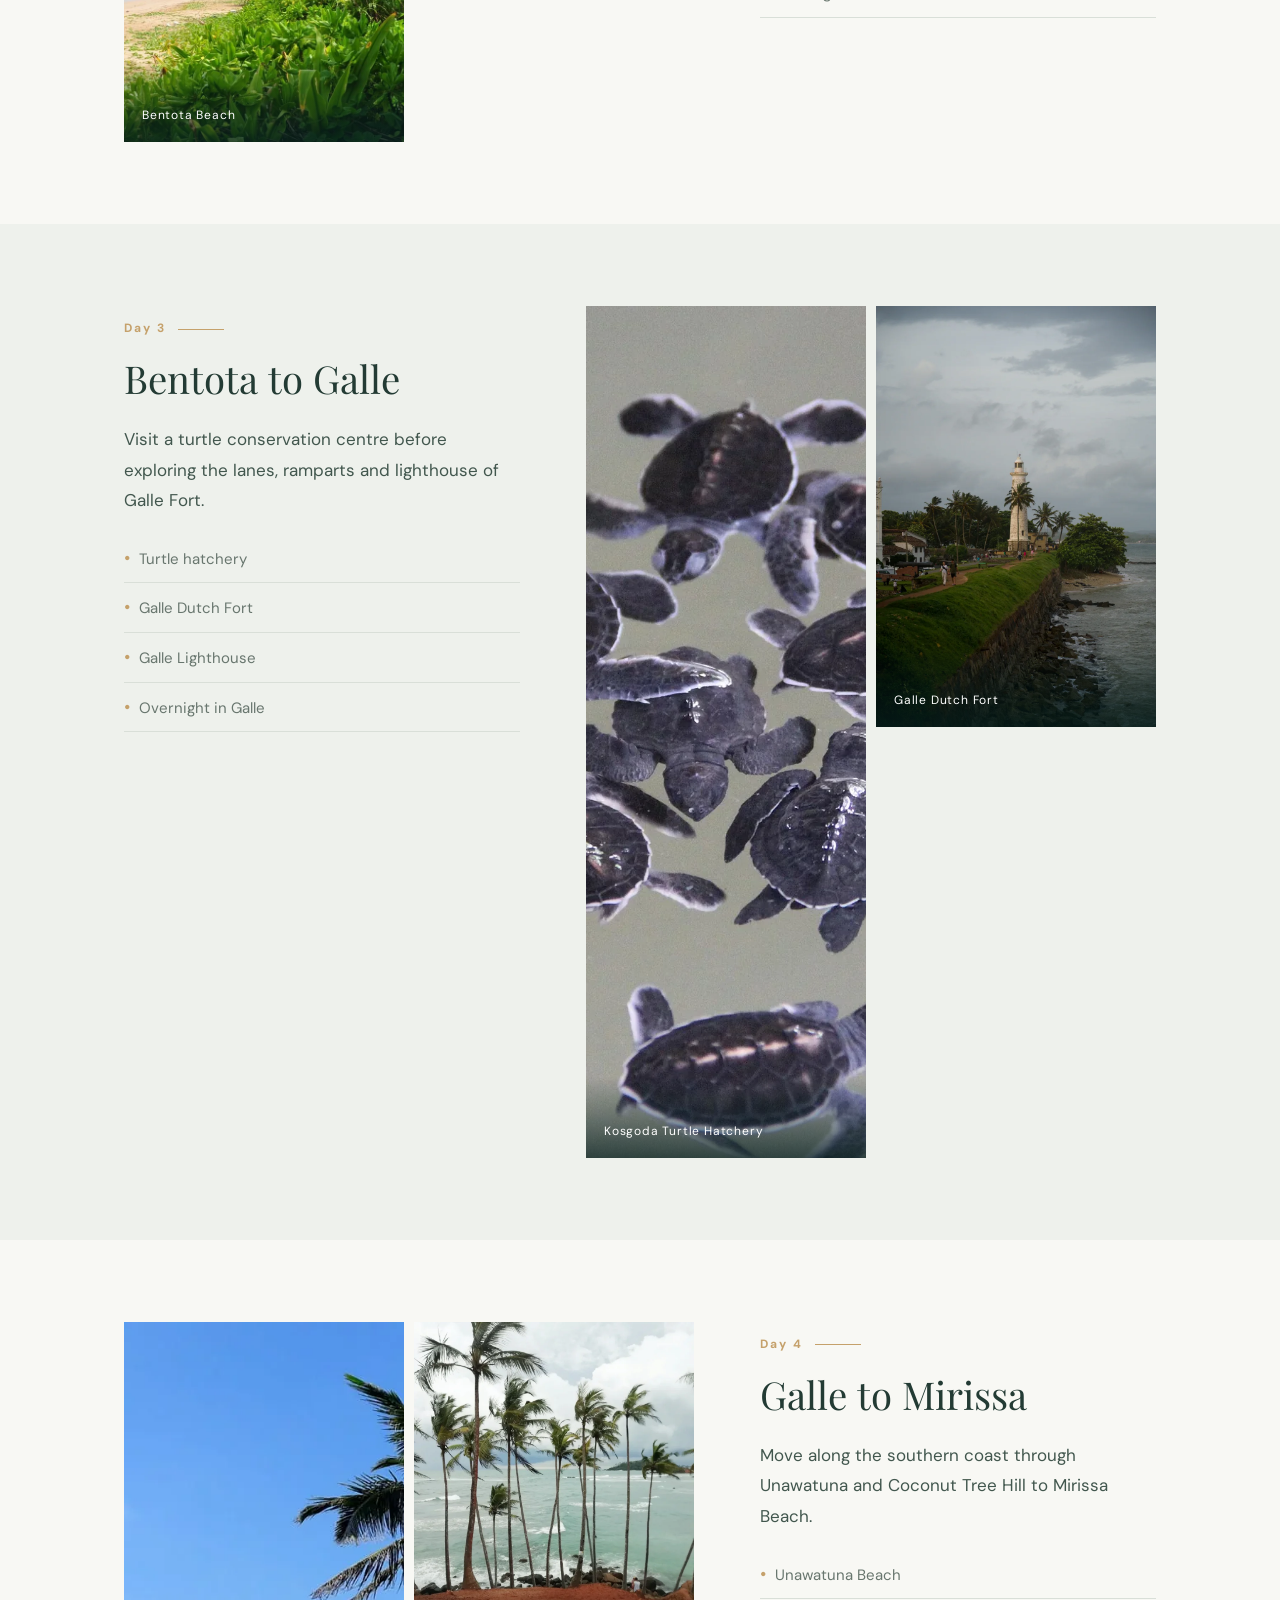
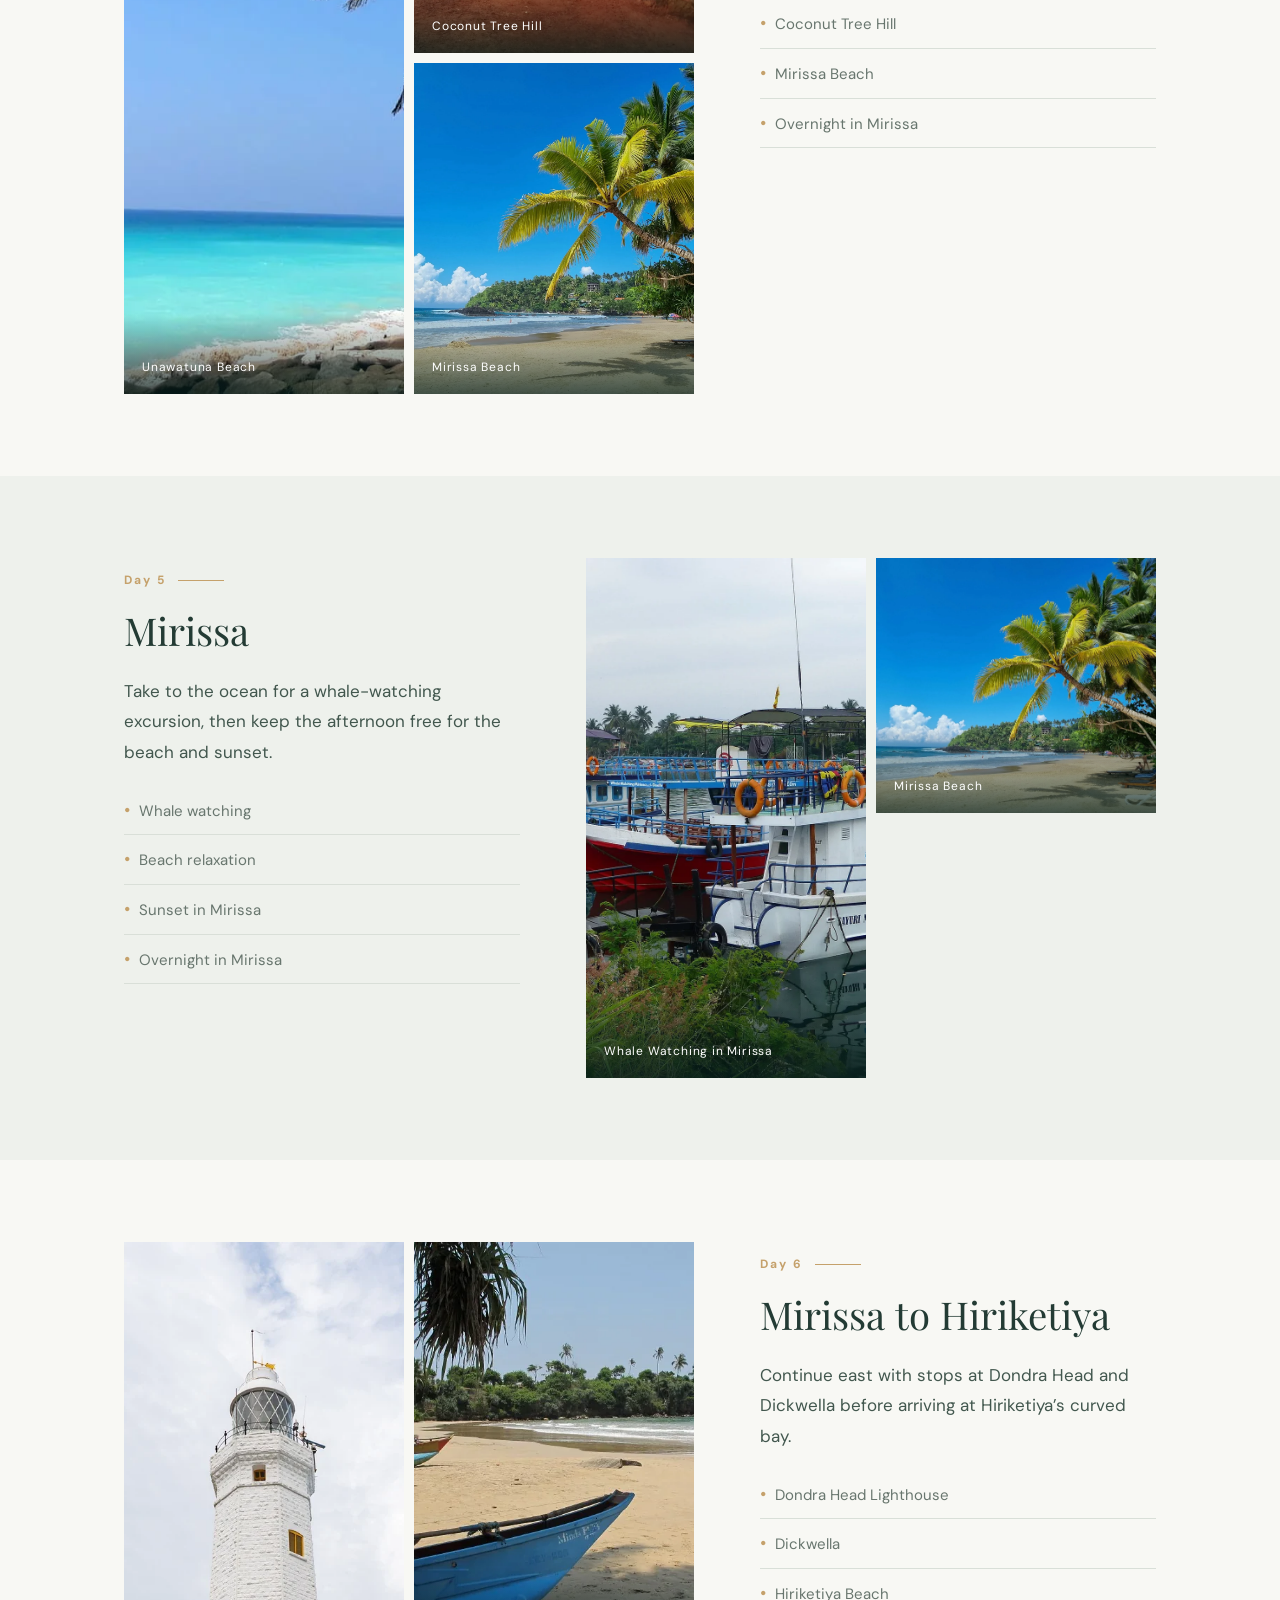
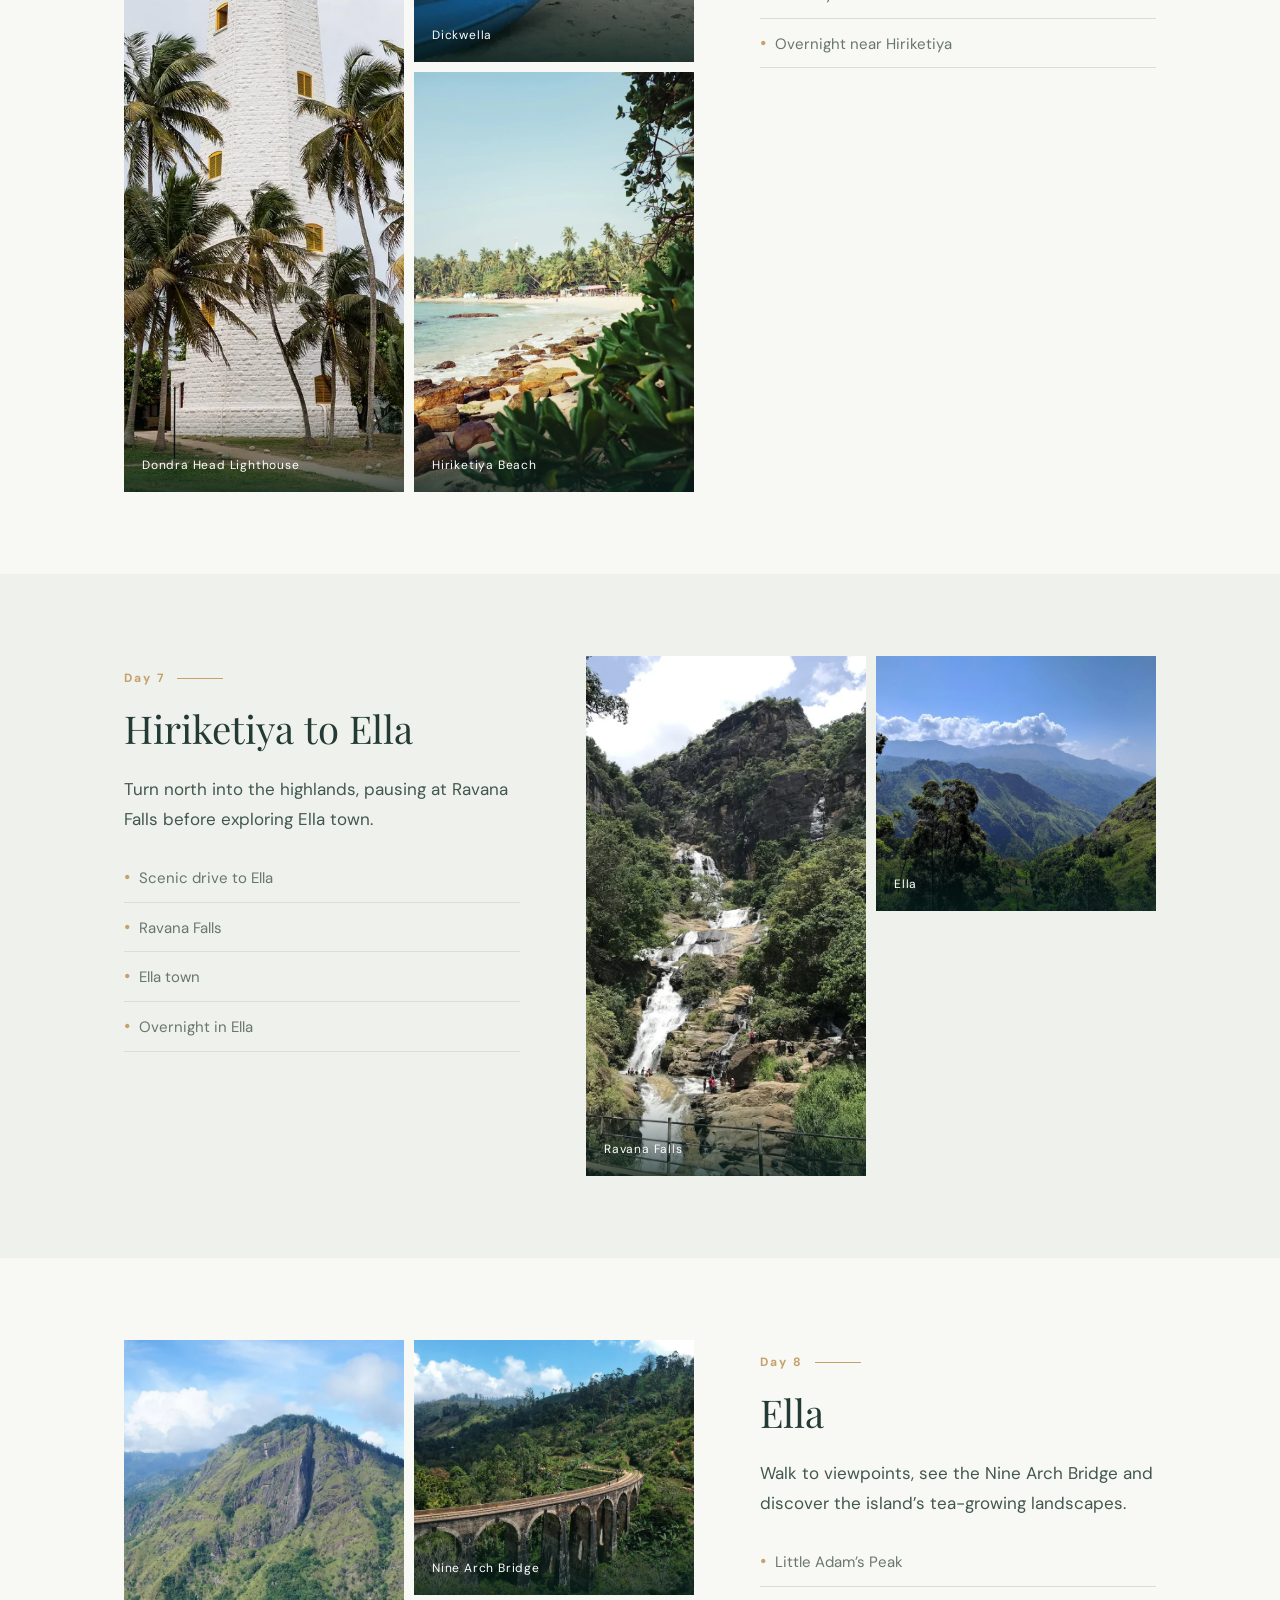
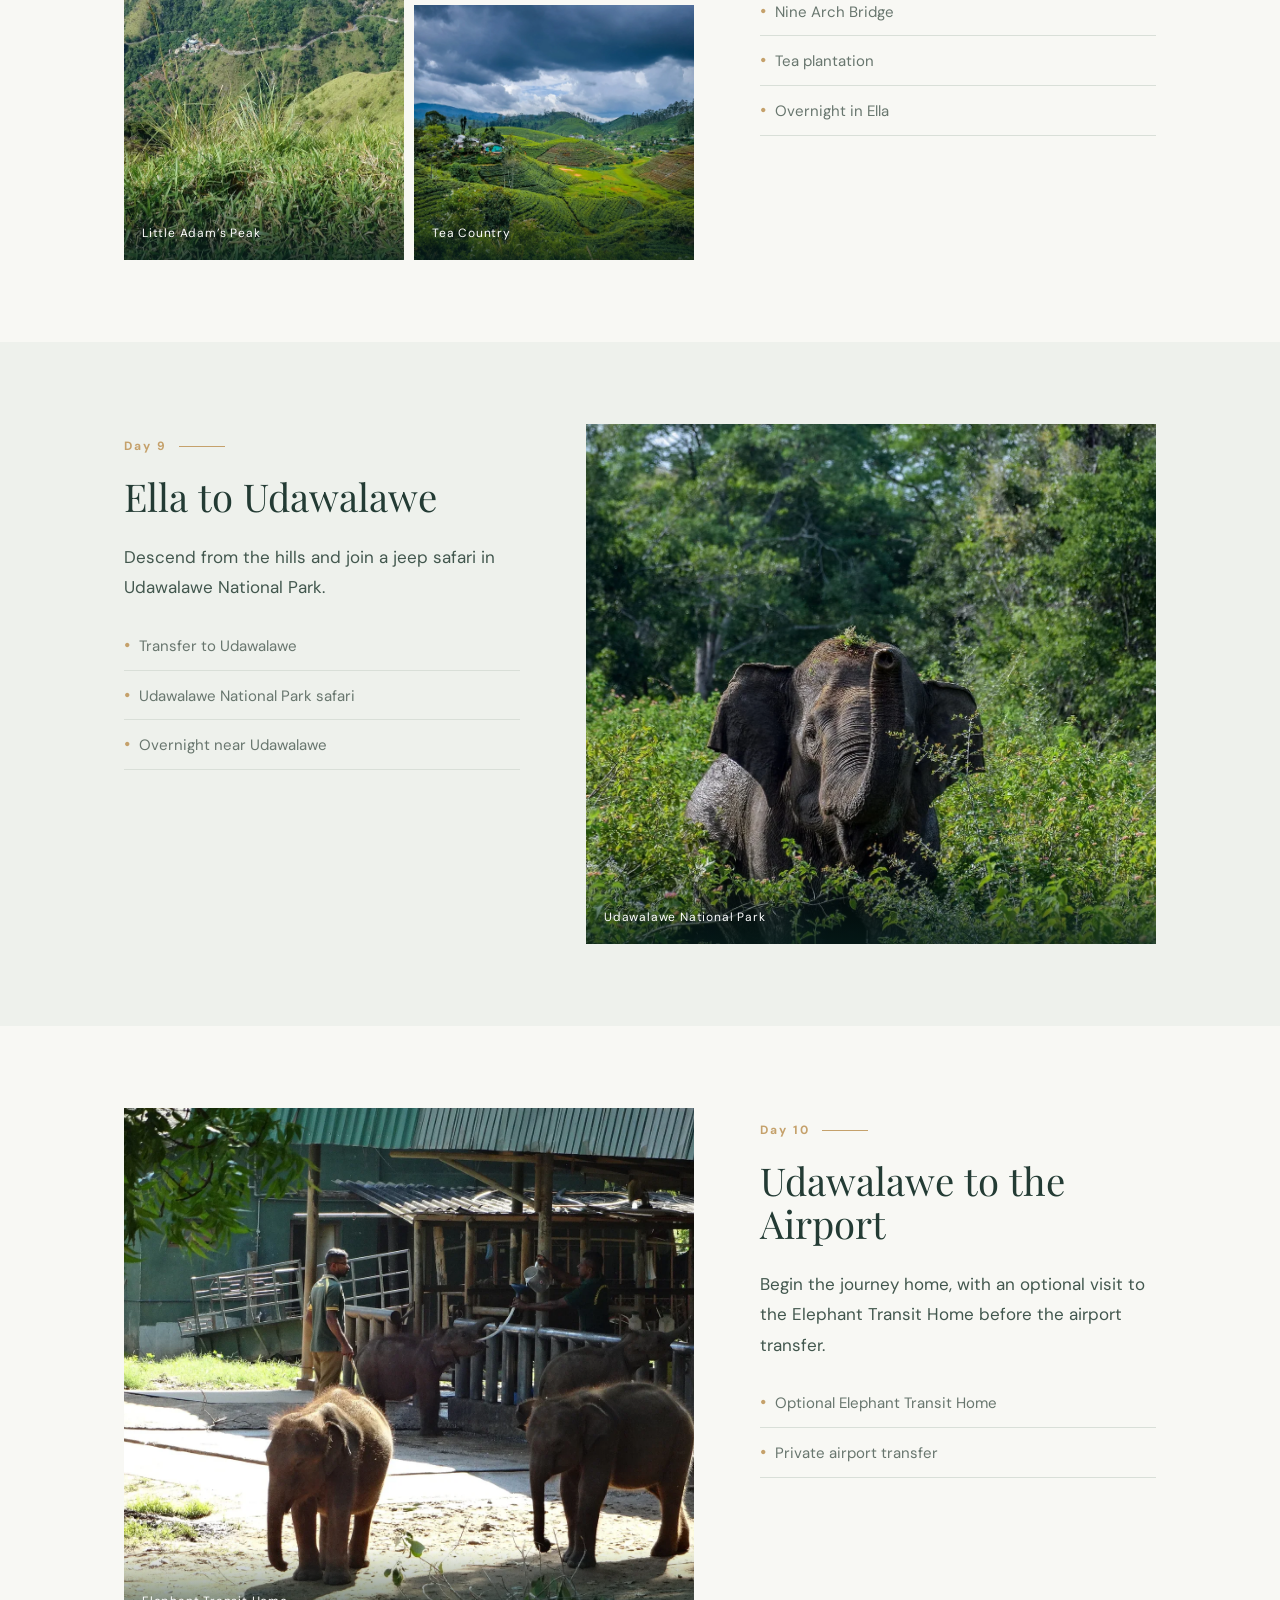
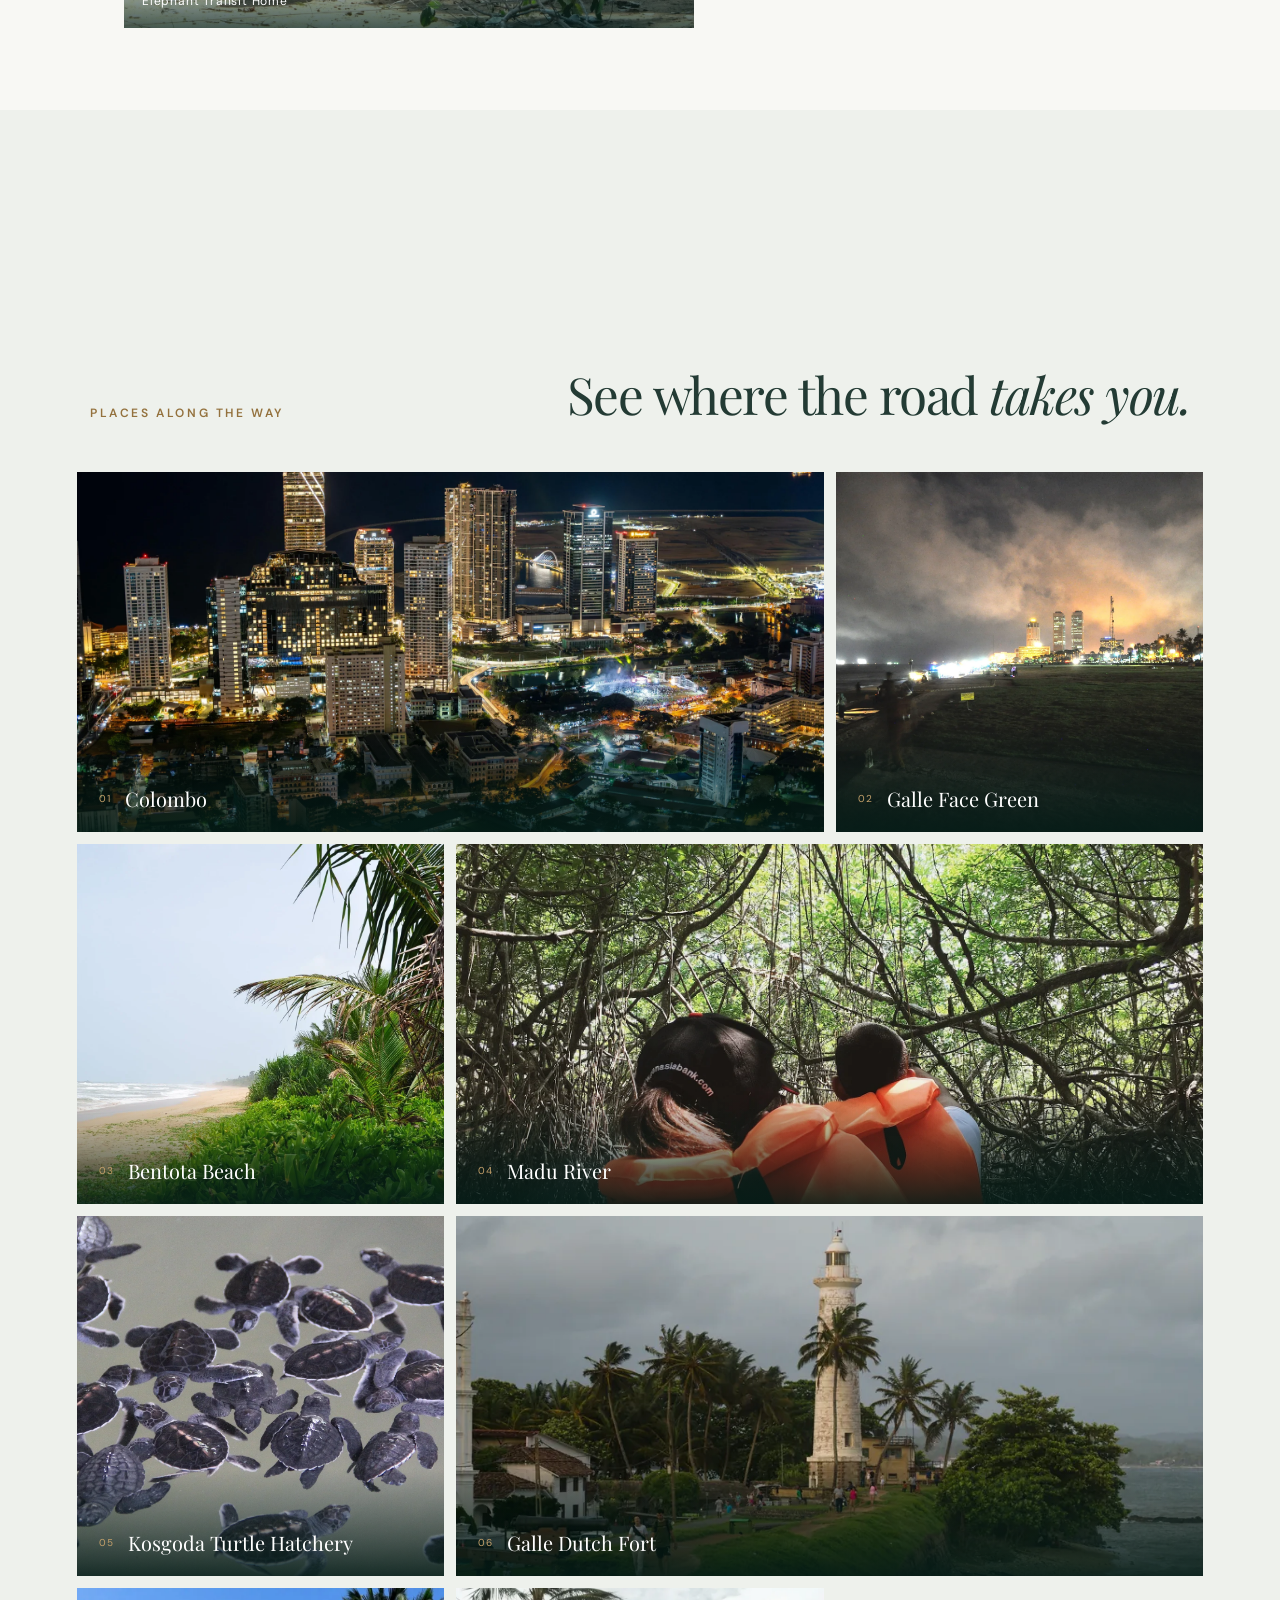
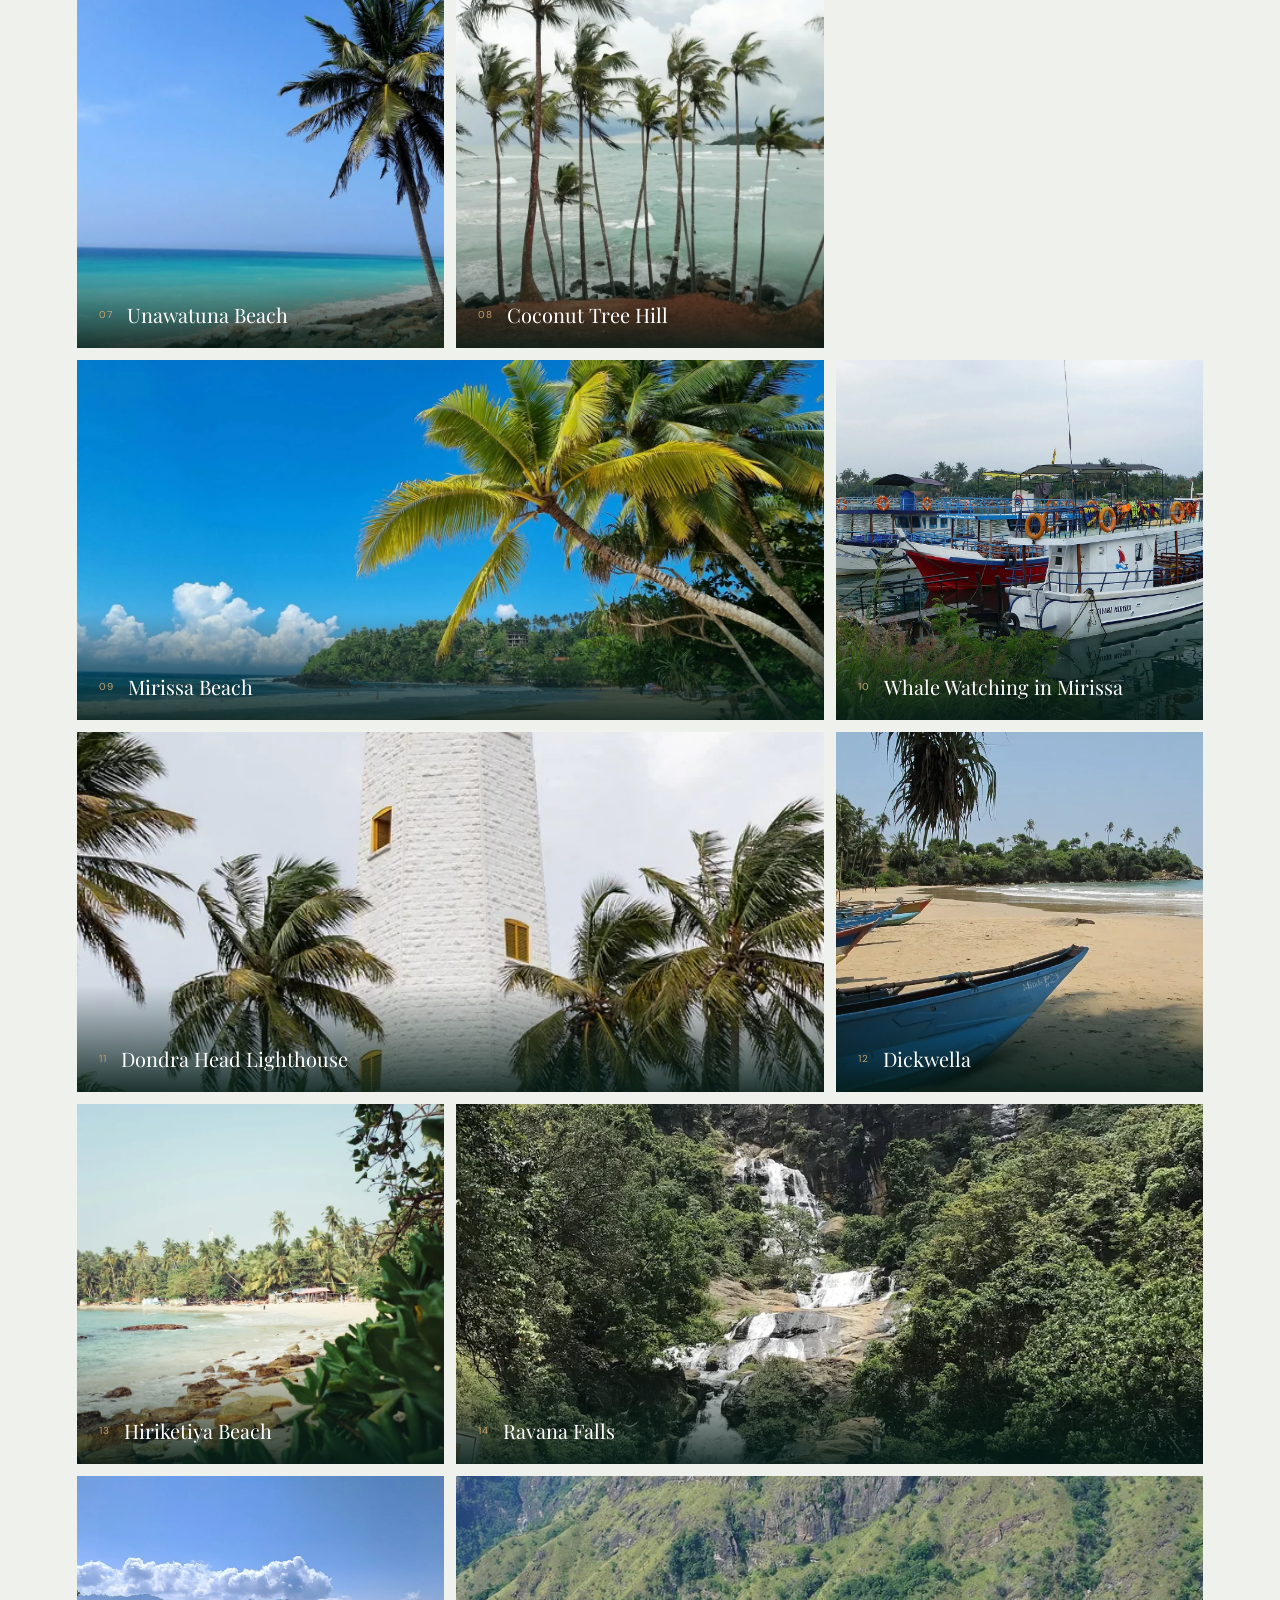
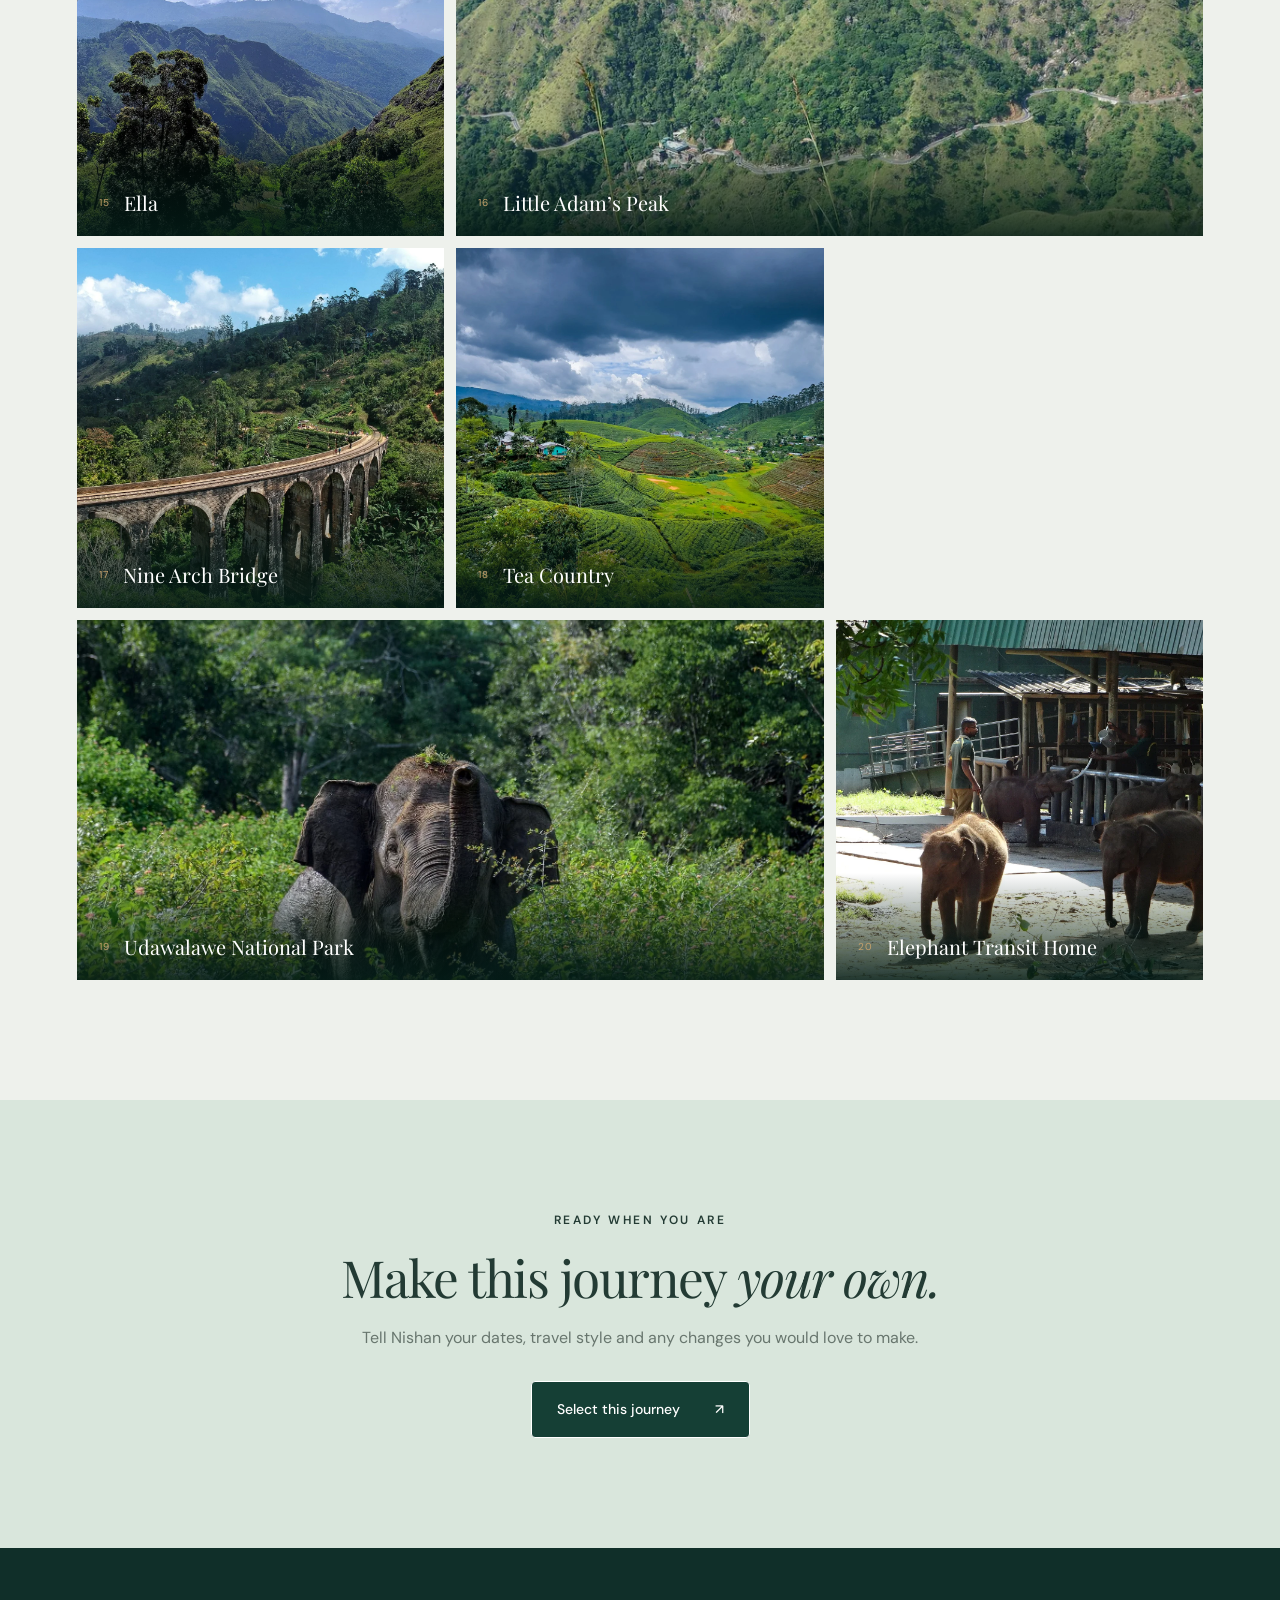
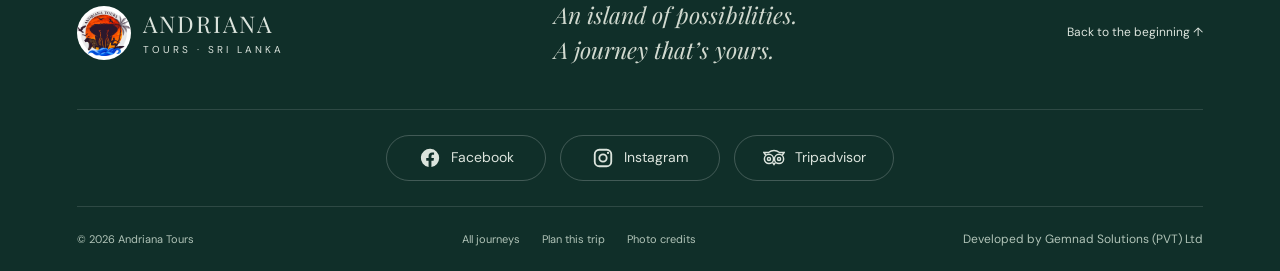
<file: tours/10-day-south-coast-ella.html>
<!doctype html>
<html lang="en"><head><meta charset="utf-8"><meta name="viewport" content="width=device-width,initial-scale=1"><meta name="theme-color" content="#153f35"><meta name="description" content="Follow Sri Lanka’s southern coastline before turning inland for waterfalls, tea-covered hills and a wildlife safari."><title>10-Day South Coast &amp; Ella — Andriana Tours</title><link rel="icon" href="data:image/svg+xml,%3Csvg xmlns='http://www.w3.org/2000/svg' viewBox='0 0 40 40'%3E%3Crect width='40' height='40' rx='20' fill='%23153f35'/%3E%3Ctext x='20' y='29' text-anchor='middle' font-family='Georgia' font-size='30' fill='%23e3c799'%3EA%3C/text%3E%3C/svg%3E"><link rel="preconnect" href="https://fonts.googleapis.com"><link rel="preconnect" href="https://fonts.gstatic.com" crossorigin><link href="https://fonts.googleapis.com/css2?family=DM+Sans:wght@400;500;600;700&family=Playfair+Display:ital,wght@0,400;0,500;0,600;1,400;1,500&display=swap" rel="stylesheet"><link rel="stylesheet" href="../style.css"><link rel="stylesheet" href="../tour.css"></head>
<body class="tour-page"><a class="skip" href="#itinerary">Skip to itinerary</a>
<header><a class="brand" href="../index.html#home" aria-label="Andriana Tours home"><img src="../assets/logo.png?v=2" alt="Andriana Tours logo"><span>ANDRIANA <small>TOURS · SRI LANKA</small></span></a><nav id="nav" aria-label="Main navigation"><a href="../index.html#destinations">Destinations</a><a href="../index.html#tours">Our journeys</a><a href="../index.html#transport">Travel with us</a><a href="../index.html#about">Our story</a></nav><a class="nav-cta" href="../index.html?tour=10-Day%20South%20Coast%20%26%20Ella#inquiry">Plan this journey <span>↗</span></a><button class="menu" aria-label="Open navigation" aria-expanded="false" aria-controls="nav">☰</button></header>
<main><section class="tour-hero"><img src="../assets/itinerary/bentota.webp" alt="Bentota Beach"><div class="tour-hero-shade"></div><div class="tour-hero-copy"><p class="eyebrow">COASTAL DAYS &amp; HILL-COUNTRY VIEWS</p><h1>10 days.<br><em>A world away.</em></h1><p>Colombo · Bentota · Galle · Mirissa · Hiriketiya · Ella · Udawalawe</p></div><div class="tour-duration"><strong>10</strong><span>DAYS<br>9 NIGHTS</span></div></section>
<section class="tour-intro"><div><a href="../index.html#tours">← All journeys</a><p class="eyebrow gold">YOUR ROUTE THROUGH SRI LANKA</p><h2>10-Day South Coast &amp; Ella</h2></div><p>Follow Sri Lanka’s southern coastline before turning inland for waterfalls, tea-covered hills and a wildlife safari.</p></section>
<section class="itinerary" id="itinerary"><div class="itinerary-heading"><p class="eyebrow gold">DAY BY DAY</p><h2>The journey, <em>unfolded.</em></h2><p>Each day can be adjusted around your pace, interests and arrival details.</p></div><article class="itinerary-day">
            <div class="day-number"><span>Day 1</span><strong>Airport to Colombo</strong></div>
            <div class="day-copy"><p>Begin with a warm airport welcome and a first look at the capital, finishing beside the sea at Galle Face Green.</p><ul><li>Airport pickup</li><li>Colombo city tour</li><li>Galle Face Green</li><li>Overnight in Colombo</li></ul></div>
            <div class="day-photos"><figure><img src="../assets/itinerary/colombo.webp" loading="lazy" alt="Colombo"><figcaption>Colombo</figcaption></figure><figure><img src="../assets/itinerary/galle-face.webp" loading="lazy" alt="Galle Face Green"><figcaption>Galle Face Green</figcaption></figure></div>
        </article><article class="itinerary-day">
            <div class="day-number"><span>Day 2</span><strong>Colombo to Bentota</strong></div>
            <div class="day-copy"><p>Head to the south-west coast for a peaceful river safari and time on Bentota Beach.</p><ul><li>Transfer to Bentota</li><li>Madu River boat safari</li><li>Beach time</li><li>Overnight in Bentota</li></ul></div>
            <div class="day-photos"><figure><img src="../assets/itinerary/bentota.webp" loading="lazy" alt="Bentota Beach"><figcaption>Bentota Beach</figcaption></figure><figure><img src="../assets/itinerary/madu-river.webp" loading="lazy" alt="Madu River"><figcaption>Madu River</figcaption></figure></div>
        </article><article class="itinerary-day">
            <div class="day-number"><span>Day 3</span><strong>Bentota to Galle</strong></div>
            <div class="day-copy"><p>Visit a turtle conservation centre before exploring the lanes, ramparts and lighthouse of Galle Fort.</p><ul><li>Turtle hatchery</li><li>Galle Dutch Fort</li><li>Galle Lighthouse</li><li>Overnight in Galle</li></ul></div>
            <div class="day-photos"><figure><img src="../assets/itinerary/turtle-hatchery.webp" loading="lazy" alt="Kosgoda Turtle Hatchery"><figcaption>Kosgoda Turtle Hatchery</figcaption></figure><figure><img src="../assets/itinerary/galle-fort.webp" loading="lazy" alt="Galle Dutch Fort"><figcaption>Galle Dutch Fort</figcaption></figure></div>
        </article><article class="itinerary-day">
            <div class="day-number"><span>Day 4</span><strong>Galle to Mirissa</strong></div>
            <div class="day-copy"><p>Move along the southern coast through Unawatuna and Coconut Tree Hill to Mirissa Beach.</p><ul><li>Unawatuna Beach</li><li>Coconut Tree Hill</li><li>Mirissa Beach</li><li>Overnight in Mirissa</li></ul></div>
            <div class="day-photos"><figure><img src="../assets/itinerary/unawatuna.webp" loading="lazy" alt="Unawatuna Beach"><figcaption>Unawatuna Beach</figcaption></figure><figure><img src="../assets/itinerary/coconut-tree-hill.webp" loading="lazy" alt="Coconut Tree Hill"><figcaption>Coconut Tree Hill</figcaption></figure><figure><img src="../assets/itinerary/mirissa.webp" loading="lazy" alt="Mirissa Beach"><figcaption>Mirissa Beach</figcaption></figure></div>
        </article><article class="itinerary-day">
            <div class="day-number"><span>Day 5</span><strong>Mirissa</strong></div>
            <div class="day-copy"><p>Take to the ocean for a whale-watching excursion, then keep the afternoon free for the beach and sunset.</p><ul><li>Whale watching</li><li>Beach relaxation</li><li>Sunset in Mirissa</li><li>Overnight in Mirissa</li></ul></div>
            <div class="day-photos"><figure><img src="../assets/itinerary/whale-watching.webp" loading="lazy" alt="Whale Watching in Mirissa"><figcaption>Whale Watching in Mirissa</figcaption></figure><figure><img src="../assets/itinerary/mirissa.webp" loading="lazy" alt="Mirissa Beach"><figcaption>Mirissa Beach</figcaption></figure></div>
        </article><article class="itinerary-day">
            <div class="day-number"><span>Day 6</span><strong>Mirissa to Hiriketiya</strong></div>
            <div class="day-copy"><p>Continue east with stops at Dondra Head and Dickwella before arriving at Hiriketiya’s curved bay.</p><ul><li>Dondra Head Lighthouse</li><li>Dickwella</li><li>Hiriketiya Beach</li><li>Overnight near Hiriketiya</li></ul></div>
            <div class="day-photos"><figure><img src="../assets/itinerary/dondra.webp" loading="lazy" alt="Dondra Head Lighthouse"><figcaption>Dondra Head Lighthouse</figcaption></figure><figure><img src="../assets/itinerary/dickwella.webp" loading="lazy" alt="Dickwella"><figcaption>Dickwella</figcaption></figure><figure><img src="../assets/itinerary/hiriketiya.webp" loading="lazy" alt="Hiriketiya Beach"><figcaption>Hiriketiya Beach</figcaption></figure></div>
        </article><article class="itinerary-day">
            <div class="day-number"><span>Day 7</span><strong>Hiriketiya to Ella</strong></div>
            <div class="day-copy"><p>Turn north into the highlands, pausing at Ravana Falls before exploring Ella town.</p><ul><li>Scenic drive to Ella</li><li>Ravana Falls</li><li>Ella town</li><li>Overnight in Ella</li></ul></div>
            <div class="day-photos"><figure><img src="../assets/itinerary/ravana-falls.webp" loading="lazy" alt="Ravana Falls"><figcaption>Ravana Falls</figcaption></figure><figure><img src="../assets/itinerary/ella.webp" loading="lazy" alt="Ella"><figcaption>Ella</figcaption></figure></div>
        </article><article class="itinerary-day">
            <div class="day-number"><span>Day 8</span><strong>Ella</strong></div>
            <div class="day-copy"><p>Walk to viewpoints, see the Nine Arch Bridge and discover the island’s tea-growing landscapes.</p><ul><li>Little Adam’s Peak</li><li>Nine Arch Bridge</li><li>Tea plantation</li><li>Overnight in Ella</li></ul></div>
            <div class="day-photos"><figure><img src="../assets/itinerary/little-adams-peak.webp" loading="lazy" alt="Little Adam’s Peak"><figcaption>Little Adam’s Peak</figcaption></figure><figure><img src="../assets/itinerary/nine-arch.webp" loading="lazy" alt="Nine Arch Bridge"><figcaption>Nine Arch Bridge</figcaption></figure><figure><img src="../assets/itinerary/tea-plantation.webp" loading="lazy" alt="Tea Country"><figcaption>Tea Country</figcaption></figure></div>
        </article><article class="itinerary-day">
            <div class="day-number"><span>Day 9</span><strong>Ella to Udawalawe</strong></div>
            <div class="day-copy"><p>Descend from the hills and join a jeep safari in Udawalawe National Park.</p><ul><li>Transfer to Udawalawe</li><li>Udawalawe National Park safari</li><li>Overnight near Udawalawe</li></ul></div>
            <div class="day-photos"><figure><img src="../assets/itinerary/udawalawe.webp" loading="lazy" alt="Udawalawe National Park"><figcaption>Udawalawe National Park</figcaption></figure></div>
        </article><article class="itinerary-day">
            <div class="day-number"><span>Day 10</span><strong>Udawalawe to the Airport</strong></div>
            <div class="day-copy"><p>Begin the journey home, with an optional visit to the Elephant Transit Home before the airport transfer.</p><ul><li>Optional Elephant Transit Home</li><li>Private airport transfer</li></ul></div>
            <div class="day-photos"><figure><img src="../assets/itinerary/elephant-transit-home.webp" loading="lazy" alt="Elephant Transit Home"><figcaption>Elephant Transit Home</figcaption></figure></div>
        </article></section>

<section class="places"><div class="places-heading"><p class="eyebrow gold">PLACES ALONG THE WAY</p><h2>See where the road <em>takes you.</em></h2></div><div class="place-grid"><figure class="place-card"><img src="../assets/itinerary/colombo.webp" loading="lazy" alt="Colombo"><figcaption><span>01</span>Colombo</figcaption></figure><figure class="place-card"><img src="../assets/itinerary/galle-face.webp" loading="lazy" alt="Galle Face Green"><figcaption><span>02</span>Galle Face Green</figcaption></figure><figure class="place-card"><img src="../assets/itinerary/bentota.webp" loading="lazy" alt="Bentota Beach"><figcaption><span>03</span>Bentota Beach</figcaption></figure><figure class="place-card"><img src="../assets/itinerary/madu-river.webp" loading="lazy" alt="Madu River"><figcaption><span>04</span>Madu River</figcaption></figure><figure class="place-card"><img src="../assets/itinerary/turtle-hatchery.webp" loading="lazy" alt="Kosgoda Turtle Hatchery"><figcaption><span>05</span>Kosgoda Turtle Hatchery</figcaption></figure><figure class="place-card"><img src="../assets/itinerary/galle-fort.webp" loading="lazy" alt="Galle Dutch Fort"><figcaption><span>06</span>Galle Dutch Fort</figcaption></figure><figure class="place-card"><img src="../assets/itinerary/unawatuna.webp" loading="lazy" alt="Unawatuna Beach"><figcaption><span>07</span>Unawatuna Beach</figcaption></figure><figure class="place-card"><img src="../assets/itinerary/coconut-tree-hill.webp" loading="lazy" alt="Coconut Tree Hill"><figcaption><span>08</span>Coconut Tree Hill</figcaption></figure><figure class="place-card"><img src="../assets/itinerary/mirissa.webp" loading="lazy" alt="Mirissa Beach"><figcaption><span>09</span>Mirissa Beach</figcaption></figure><figure class="place-card"><img src="../assets/itinerary/whale-watching.webp" loading="lazy" alt="Whale Watching in Mirissa"><figcaption><span>10</span>Whale Watching in Mirissa</figcaption></figure><figure class="place-card"><img src="../assets/itinerary/dondra.webp" loading="lazy" alt="Dondra Head Lighthouse"><figcaption><span>11</span>Dondra Head Lighthouse</figcaption></figure><figure class="place-card"><img src="../assets/itinerary/dickwella.webp" loading="lazy" alt="Dickwella"><figcaption><span>12</span>Dickwella</figcaption></figure><figure class="place-card"><img src="../assets/itinerary/hiriketiya.webp" loading="lazy" alt="Hiriketiya Beach"><figcaption><span>13</span>Hiriketiya Beach</figcaption></figure><figure class="place-card"><img src="../assets/itinerary/ravana-falls.webp" loading="lazy" alt="Ravana Falls"><figcaption><span>14</span>Ravana Falls</figcaption></figure><figure class="place-card"><img src="../assets/itinerary/ella.webp" loading="lazy" alt="Ella"><figcaption><span>15</span>Ella</figcaption></figure><figure class="place-card"><img src="../assets/itinerary/little-adams-peak.webp" loading="lazy" alt="Little Adam’s Peak"><figcaption><span>16</span>Little Adam’s Peak</figcaption></figure><figure class="place-card"><img src="../assets/itinerary/nine-arch.webp" loading="lazy" alt="Nine Arch Bridge"><figcaption><span>17</span>Nine Arch Bridge</figcaption></figure><figure class="place-card"><img src="../assets/itinerary/tea-plantation.webp" loading="lazy" alt="Tea Country"><figcaption><span>18</span>Tea Country</figcaption></figure><figure class="place-card"><img src="../assets/itinerary/udawalawe.webp" loading="lazy" alt="Udawalawe National Park"><figcaption><span>19</span>Udawalawe National Park</figcaption></figure><figure class="place-card"><img src="../assets/itinerary/elephant-transit-home.webp" loading="lazy" alt="Elephant Transit Home"><figcaption><span>20</span>Elephant Transit Home</figcaption></figure></div></section>
<section class="tour-cta"><p class="eyebrow">READY WHEN YOU ARE</p><h2>Make this journey <em>your own.</em></h2><p>Tell Nishan your dates, travel style and any changes you would love to make.</p><a class="button light" href="../index.html?tour=10-Day%20South%20Coast%20%26%20Ella#inquiry">Select this journey <span>↗</span></a></section>
<footer><div class="footer-top"><a class="brand" href="../index.html#home"><img src="../assets/logo.png?v=2" alt="Andriana Tours"><span>ANDRIANA<small>TOURS · SRI LANKA</small></span></a><p>An island of possibilities.<br>A journey that’s yours.</p><a href="#" class="back-top">Back to the beginning ↑</a></div><div class="footer-social" aria-label="Andriana Tours social media"><a target="_blank" rel="noopener" href="https://www.facebook.com/profile.php?id=61572934062039"><svg class="social-icon" viewBox="0 0 24 24" fill="currentColor" aria-hidden="true"><path d="M22 12a10 10 0 1 0-11.56 9.88v-6.99H7.9V12h2.54V9.8c0-2.51 1.49-3.9 3.77-3.9 1.09 0 2.23.2 2.23.2v2.46h-1.26c-1.24 0-1.62.77-1.62 1.56V12h2.77l-.44 2.89h-2.33v6.99A10 10 0 0 0 22 12Z"/></svg><span>Facebook</span></a><a target="_blank" rel="noopener" href="https://www.instagram.com/andrianatours?fbclid=IwY2xjawUru6RleHRuA2FlbQIxMABwZG9mBWJyaWQRMUNVSnVTVG1nUTlPUmt4NDRzcnRjBmFwcF9pZBAyMjIwMzkxNzg4MjAwODkyAAEexrFtVqedXEXmJj9HDbJ_zXv2LYPNRX7h6BedtxuGw_cepoNSKjmJ-dhxQE8_aem_s1qhVCDlhxxsrtesguWzSg"><svg class="social-icon" viewBox="0 0 24 24" fill="currentColor" aria-hidden="true"><rect x="3" y="3" width="18" height="18" rx="5" fill="none" stroke="currentColor" stroke-width="2"/><circle cx="12" cy="12" r="4" fill="none" stroke="currentColor" stroke-width="2"/><circle cx="17.5" cy="6.5" r="1.2"/></svg><span>Instagram</span></a><a target="_blank" rel="noopener" href="https://www.tripadvisor.com/Attraction_Review-g297897-d32983059-Reviews-Andriana_Tours-Negombo_Western_Province.html"><svg class="social-icon" viewBox="0 0 24 24" fill="currentColor" aria-hidden="true"><g fill="none" stroke="currentColor" stroke-width="1.6"><circle cx="6.5" cy="13" r="5"/><circle cx="17.5" cy="13" r="5"/><circle cx="6.5" cy="13" r="1.7"/><circle cx="17.5" cy="13" r="1.7"/><path d="m10.5 17 1.5 2 1.5-2M3 9 1 6h5c4-3 8-3 12 0h5l-2 3"/></g></svg><span>Tripadvisor</span></a></div><div class="footer-bottom"><span>© <span id="year"></span> Andriana Tours</span><div><a href="../index.html#tours">All journeys</a><a href="../index.html?tour=10-Day%20South%20Coast%20%26%20Ella#inquiry">Plan this trip</a><button id="credits-button">Photo credits</button></div><span class="developer-credit">Developed by Gemnad Solutions (PVT) Ltd</span></div></footer>
<dialog id="credits-dialog"><button class="dialog-close" aria-label="Close photo credits">×</button><h2>Photo credits</h2><p>Images show the named places in this itinerary. Andriana Tours supplied the brand assets.</p><ul class="credit-list"><li>Colombo — <a href="https://commons.wikimedia.org/wiki/File:A_view_of_Colombo%27s_skyline_from_the_Lotus_Tower.jpg" target="_blank" rel="noopener">Wikimedia Commons contributor</a> · <a href="http://creativecommons.org/publicdomain/zero/1.0/deed.en" target="_blank" rel="noopener">See source</a></li><li>Bentota Beach — <a href="https://commons.wikimedia.org/wiki/File:Sri_Lanka%2C_Bentota%2C_beach_(1).JPG" target="_blank" rel="noopener">Vincent van Zeijst</a> · <a href="https://creativecommons.org/licenses/by-sa/3.0" target="_blank" rel="noopener">CC BY-SA 3.0</a></li><li>Madu River — <a href="https://commons.wikimedia.org/wiki/File:Madu_Ganga%2C_Sri_Lanka.jpg" target="_blank" rel="noopener">briandemel</a> · <a href="https://creativecommons.org/licenses/by-sa/4.0" target="_blank" rel="noopener">CC BY-SA 4.0</a></li><li>Kosgoda Turtle Hatchery — <a href="https://commons.wikimedia.org/wiki/File:Turtle_Sanctuary%2C_Kosgoda_(9824634943).jpg" target="_blank" rel="noopener">Antony Stanley from Gloucester, UK</a> · <a href="https://creativecommons.org/licenses/by-sa/2.0" target="_blank" rel="noopener">CC BY-SA 2.0</a></li><li>Galle Dutch Fort — <a href="https://unsplash.com/photos/3weLcpTIxCU" target="_blank" rel="noopener">Shubham Singla</a> · <a href="https://unsplash.com/license" target="_blank" rel="noopener">Unsplash License</a></li><li>Unawatuna Beach — <a href="https://commons.wikimedia.org/wiki/File:Unawatuna_beach_sri_lanka.jpg" target="_blank" rel="noopener">Ruchira159</a> · <a href="https://creativecommons.org/licenses/by-sa/4.0" target="_blank" rel="noopener">CC BY-SA 4.0</a></li><li>Coconut Tree Hill — <a href="https://commons.wikimedia.org/wiki/File:Coconut_Tree_Hill_Beauty.jpg" target="_blank" rel="noopener">Amila Jayasinghe</a> · <a href="https://creativecommons.org/licenses/by-sa/4.0" target="_blank" rel="noopener">CC BY-SA 4.0</a></li><li>Mirissa Beach — <a href="https://unsplash.com/photos/F-URY4TcXNI" target="_blank" rel="noopener">Tatiana Kachanovetskaia</a> · <a href="https://unsplash.com/license" target="_blank" rel="noopener">Unsplash License</a></li><li>Whale Watching in Mirissa — <a href="https://commons.wikimedia.org/wiki/File:Mirissa-Whale_watching_(1).jpg" target="_blank" rel="noopener">Ji-Elle</a> · <a href="https://creativecommons.org/licenses/by-sa/3.0" target="_blank" rel="noopener">CC BY-SA 3.0</a></li><li>Dondra Head Lighthouse — <a href="https://commons.wikimedia.org/wiki/File:Devinuwara%2C_Dondra_Head_Lighthouse%2C_2025-08_CN-01.jpg" target="_blank" rel="noopener">Steffen Schmitz (more photos)</a> · <a href="https://creativecommons.org/licenses/by-sa/4.0" target="_blank" rel="noopener">CC BY-SA 4.0</a></li><li>Dickwella — <a href="https://commons.wikimedia.org/wiki/File:Dickwella-Beach_Pehambiya-Headland_Southern_Sri-Lanka.jpg" target="_blank" rel="noopener">Dr. M. Sheppard</a> · <a href="https://creativecommons.org/licenses/by-sa/3.0" target="_blank" rel="noopener">CC BY-SA 3.0</a></li><li>Hiriketiya Beach — <a href="https://unsplash.com/photos/P3uV_83dONw" target="_blank" rel="noopener">Fredrik Öhlander</a> · <a href="https://unsplash.com/license" target="_blank" rel="noopener">Unsplash License</a></li><li>Ravana Falls — <a href="https://commons.wikimedia.org/wiki/File:Ravana_Waterfall_Ella_Sri_Lanka.jpg" target="_blank" rel="noopener">Dinushan w77</a> · <a href="https://creativecommons.org/licenses/by-sa/4.0" target="_blank" rel="noopener">CC BY-SA 4.0</a></li><li>Little Adam’s Peak — <a href="https://commons.wikimedia.org/wiki/File:Mini_Adam%E2%80%99s_peak_(18).jpg" target="_blank" rel="noopener">Pierre André Leclercq</a> · <a href="https://creativecommons.org/licenses/by-sa/4.0" target="_blank" rel="noopener">CC BY-SA 4.0</a></li><li>Nine Arch Bridge — <a href="https://unsplash.com/photos/BZ3aE3ouAfc" target="_blank" rel="noopener">Petr Sevcovic</a> · <a href="https://unsplash.com/license" target="_blank" rel="noopener">Unsplash License</a></li><li>Tea Country — <a href="https://unsplash.com/photos/DD6F8uKseS0" target="_blank" rel="noopener">Antonio Cogo</a> · <a href="https://unsplash.com/license" target="_blank" rel="noopener">Unsplash License</a></li><li>Udawalawe National Park — <a href="https://commons.wikimedia.org/wiki/File:Asian_Elephant_in_Udawalawe_National_Park%2C_Sri_Lanka.jpg" target="_blank" rel="noopener">Prasadtharanga</a> · <a href="https://creativecommons.org/licenses/by-sa/4.0" target="_blank" rel="noopener">CC BY-SA 4.0</a></li><li>Elephant Transit Home — <a href="https://commons.wikimedia.org/wiki/File:Udawalawe_Elephant_Transit_Home_2017-10-27_(8).jpg" target="_blank" rel="noopener">Z thomas</a> · <a href="https://creativecommons.org/licenses/by-sa/4.0" target="_blank" rel="noopener">CC BY-SA 4.0</a></li></ul></dialog></main><a class="whatsapp-float" href="https://wa.me/94769691805" target="_blank" rel="noopener" aria-label="Chat with Andriana Tours on WhatsApp"><svg class="social-icon" viewBox="0 0 24 24" fill="currentColor" aria-hidden="true"><path d="M20.5 3.5A11.9 11.9 0 0 0 1.8 17.9L.2 23.8l6-1.6a11.9 11.9 0 0 0 14.3-18.7ZM12 21.7a9.8 9.8 0 0 1-5-1.4l-.4-.2-3.6 1 1-3.5-.3-.4A9.9 9.9 0 1 1 12 21.7Zm5.4-7.4c-.3-.2-1.8-.9-2.1-1-.3-.1-.5-.2-.7.2l-1 1.2c-.2.2-.4.2-.7.1-1.8-.9-3-1.6-4.2-3.6-.3-.5.3-.5.9-1.7.1-.2 0-.4 0-.6l-1-2.2c-.2-.6-.5-.5-.7-.5h-.6c-.2 0-.5.1-.8.4-.3.3-1 1-1 2.5s1.1 2.9 1.3 3.1c.1.2 2.1 3.3 5.2 4.6 1.9.8 2.6.8 3.5.7 1.1-.2 1.8-.8 2.1-1.5.2-.7.2-1.3.1-1.4-.1-.1-.3-.2-.6-.3Z"/></svg><strong>WhatsApp</strong></a><script src="../tour.js"></script></body></html>
</file>
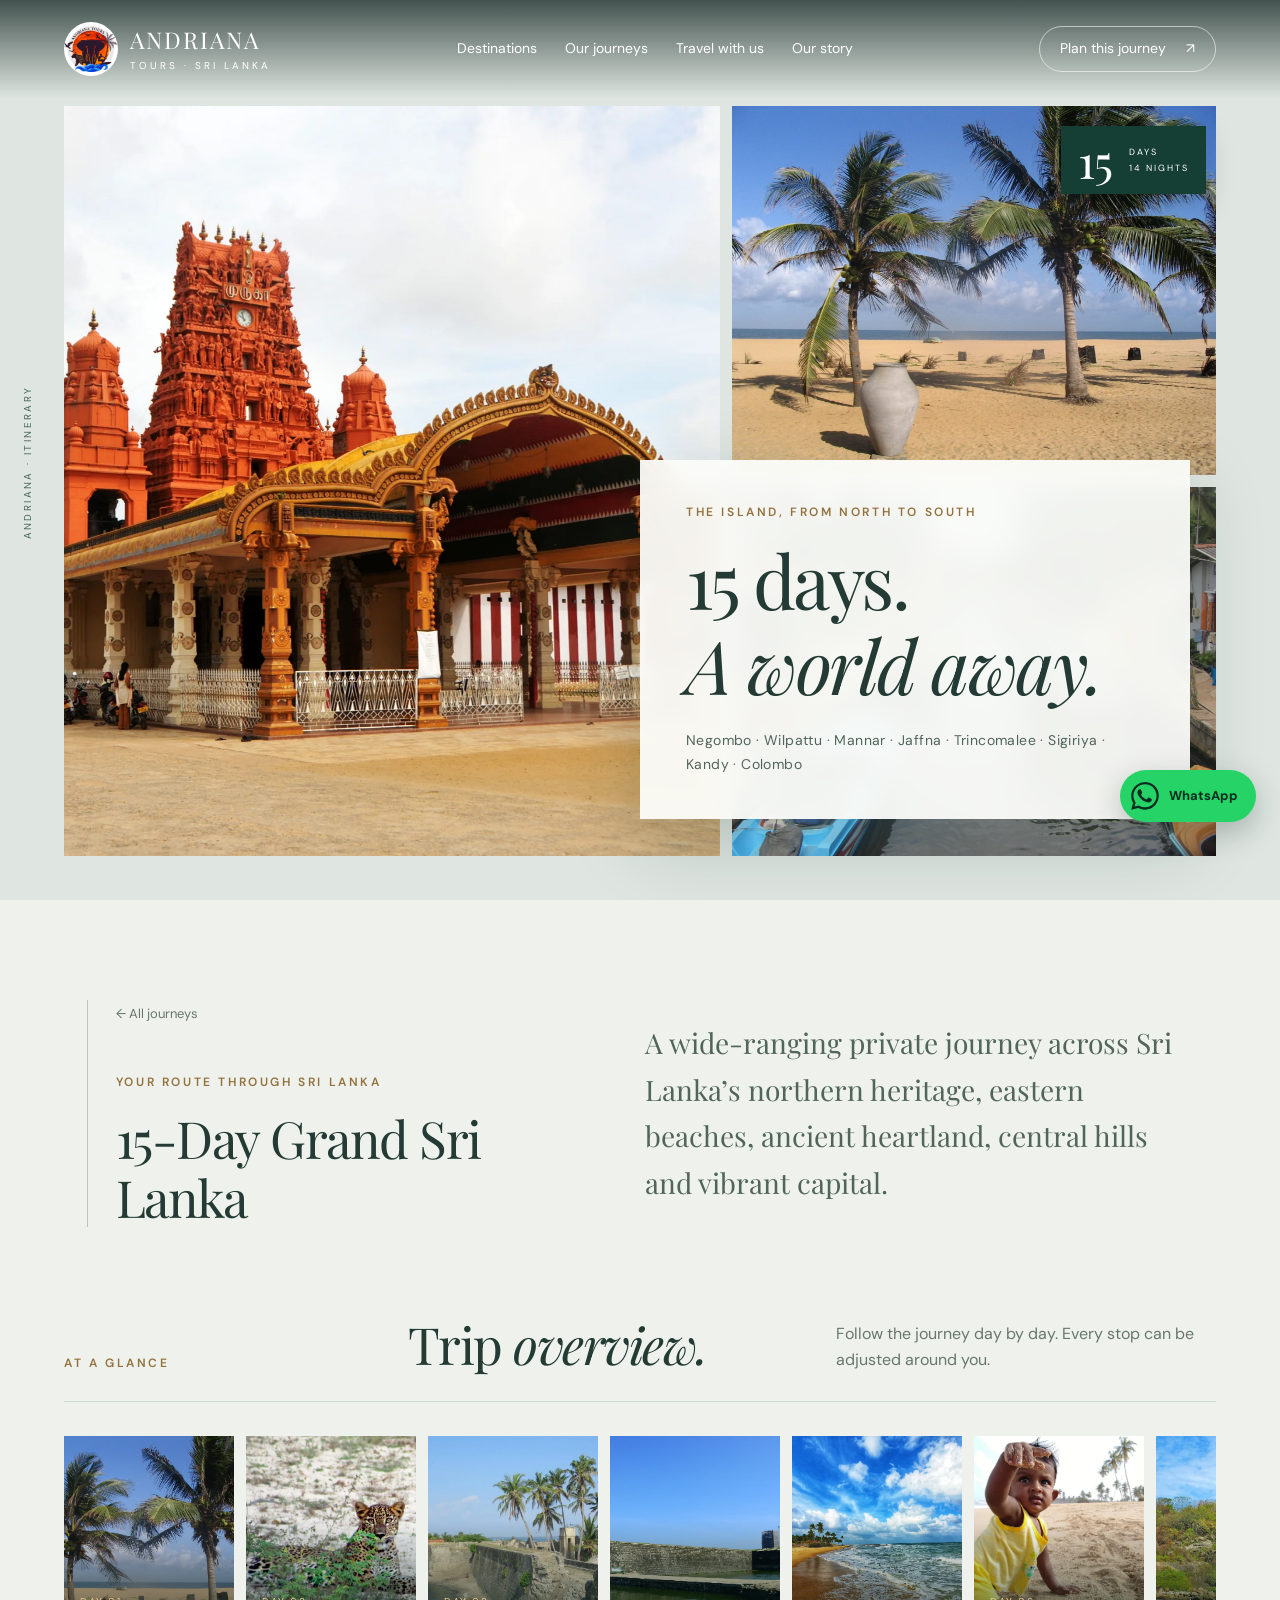
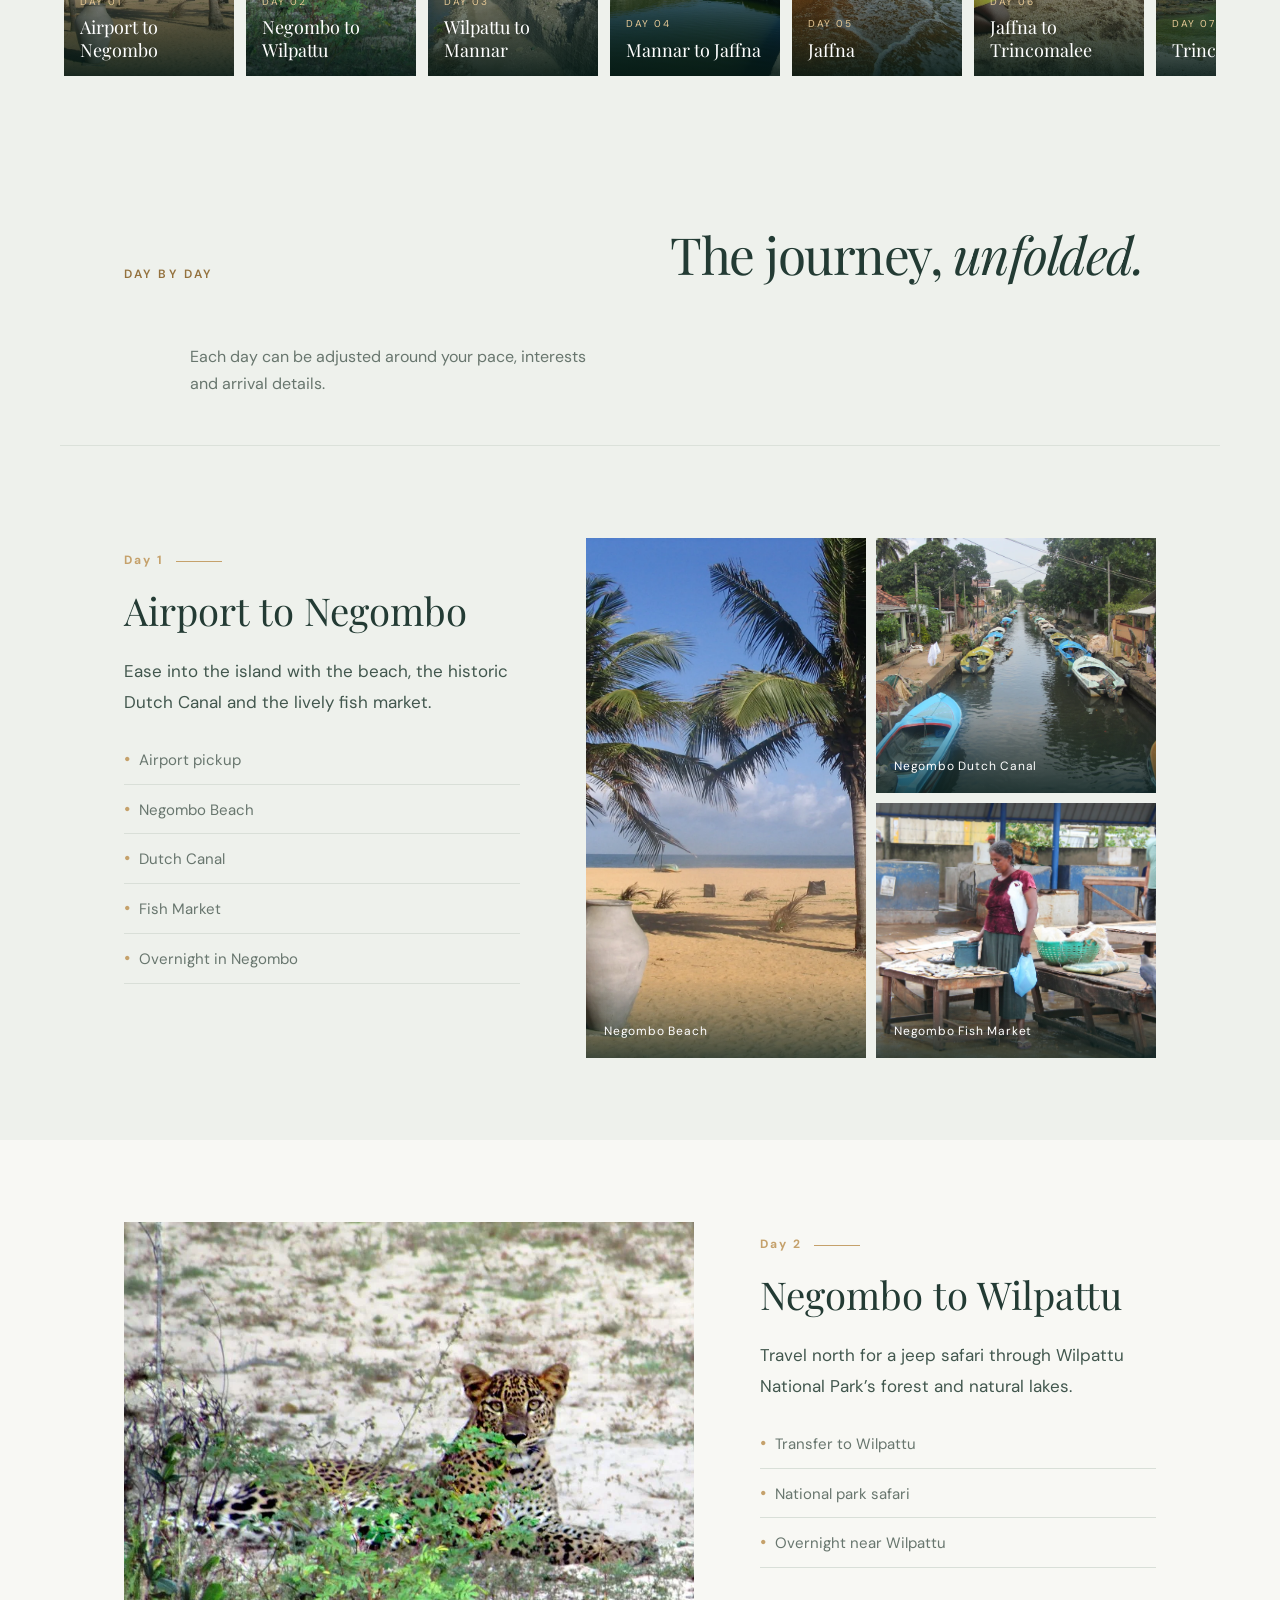
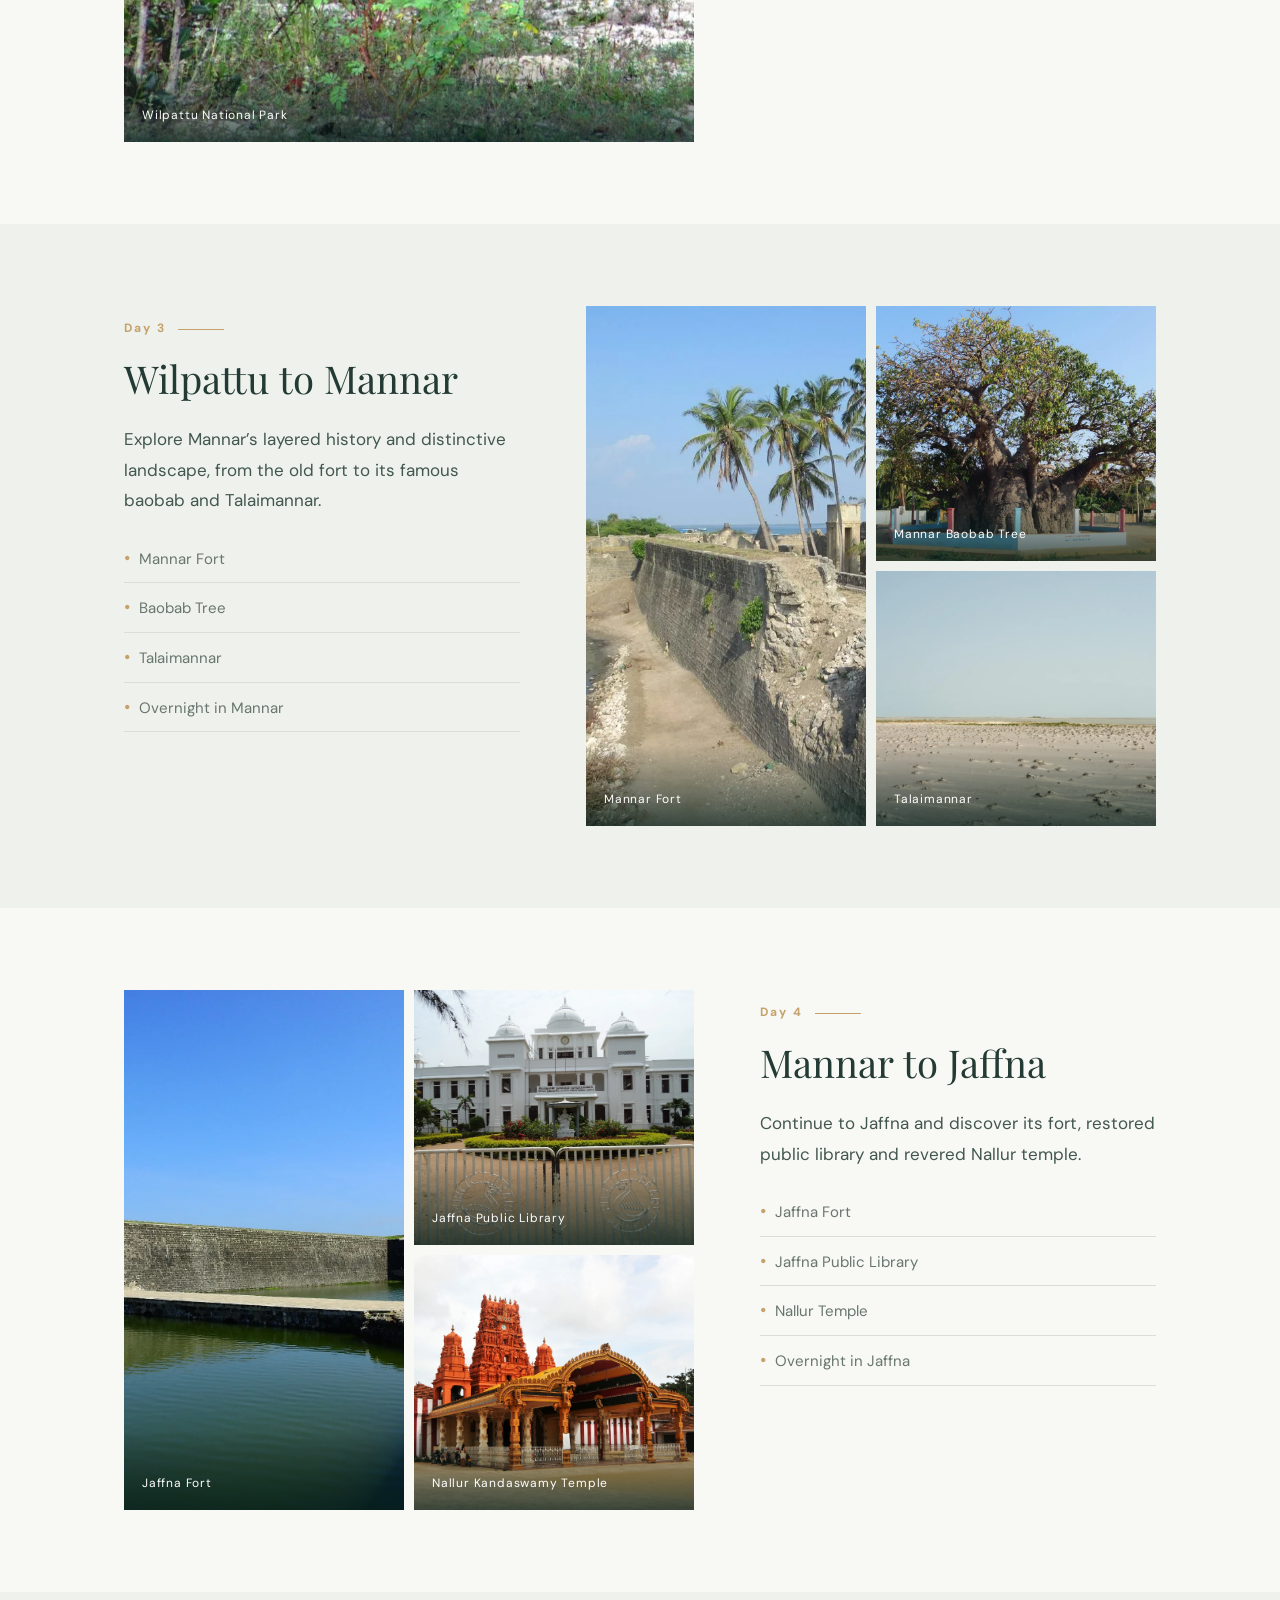
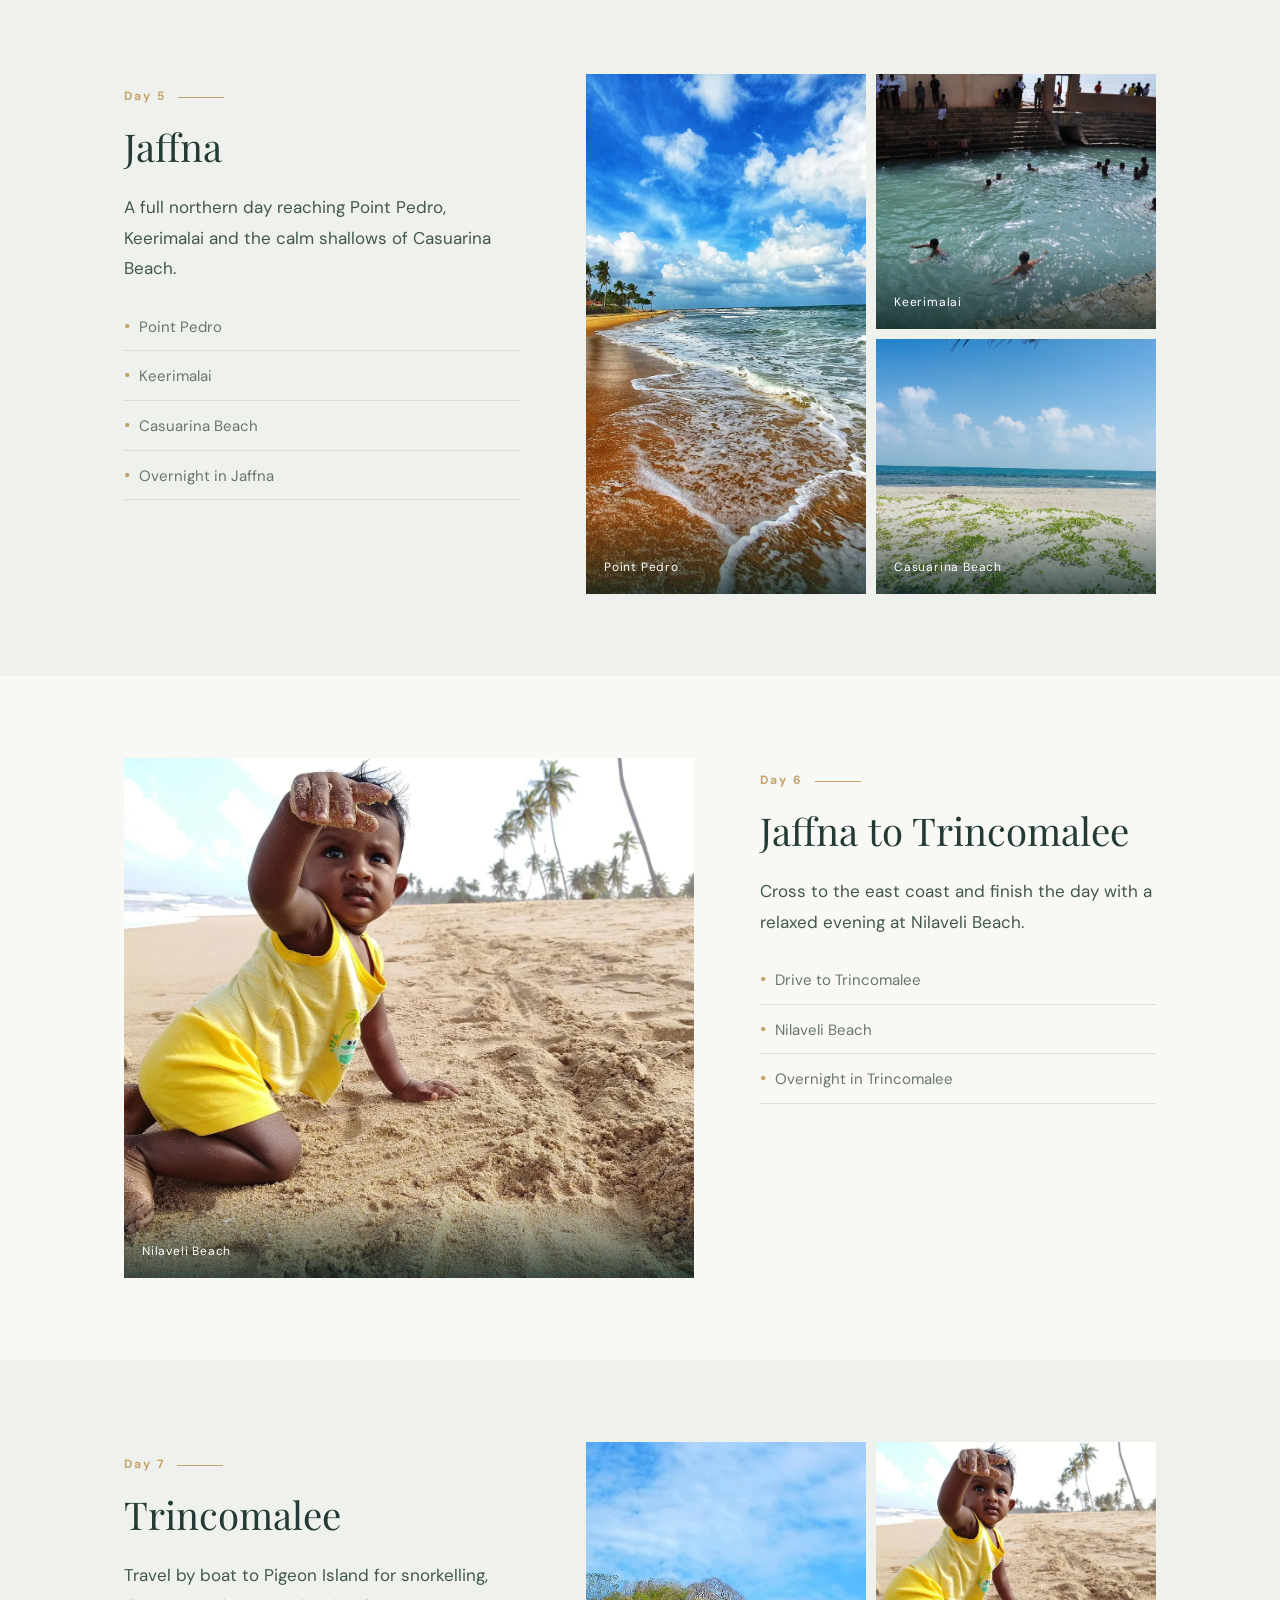
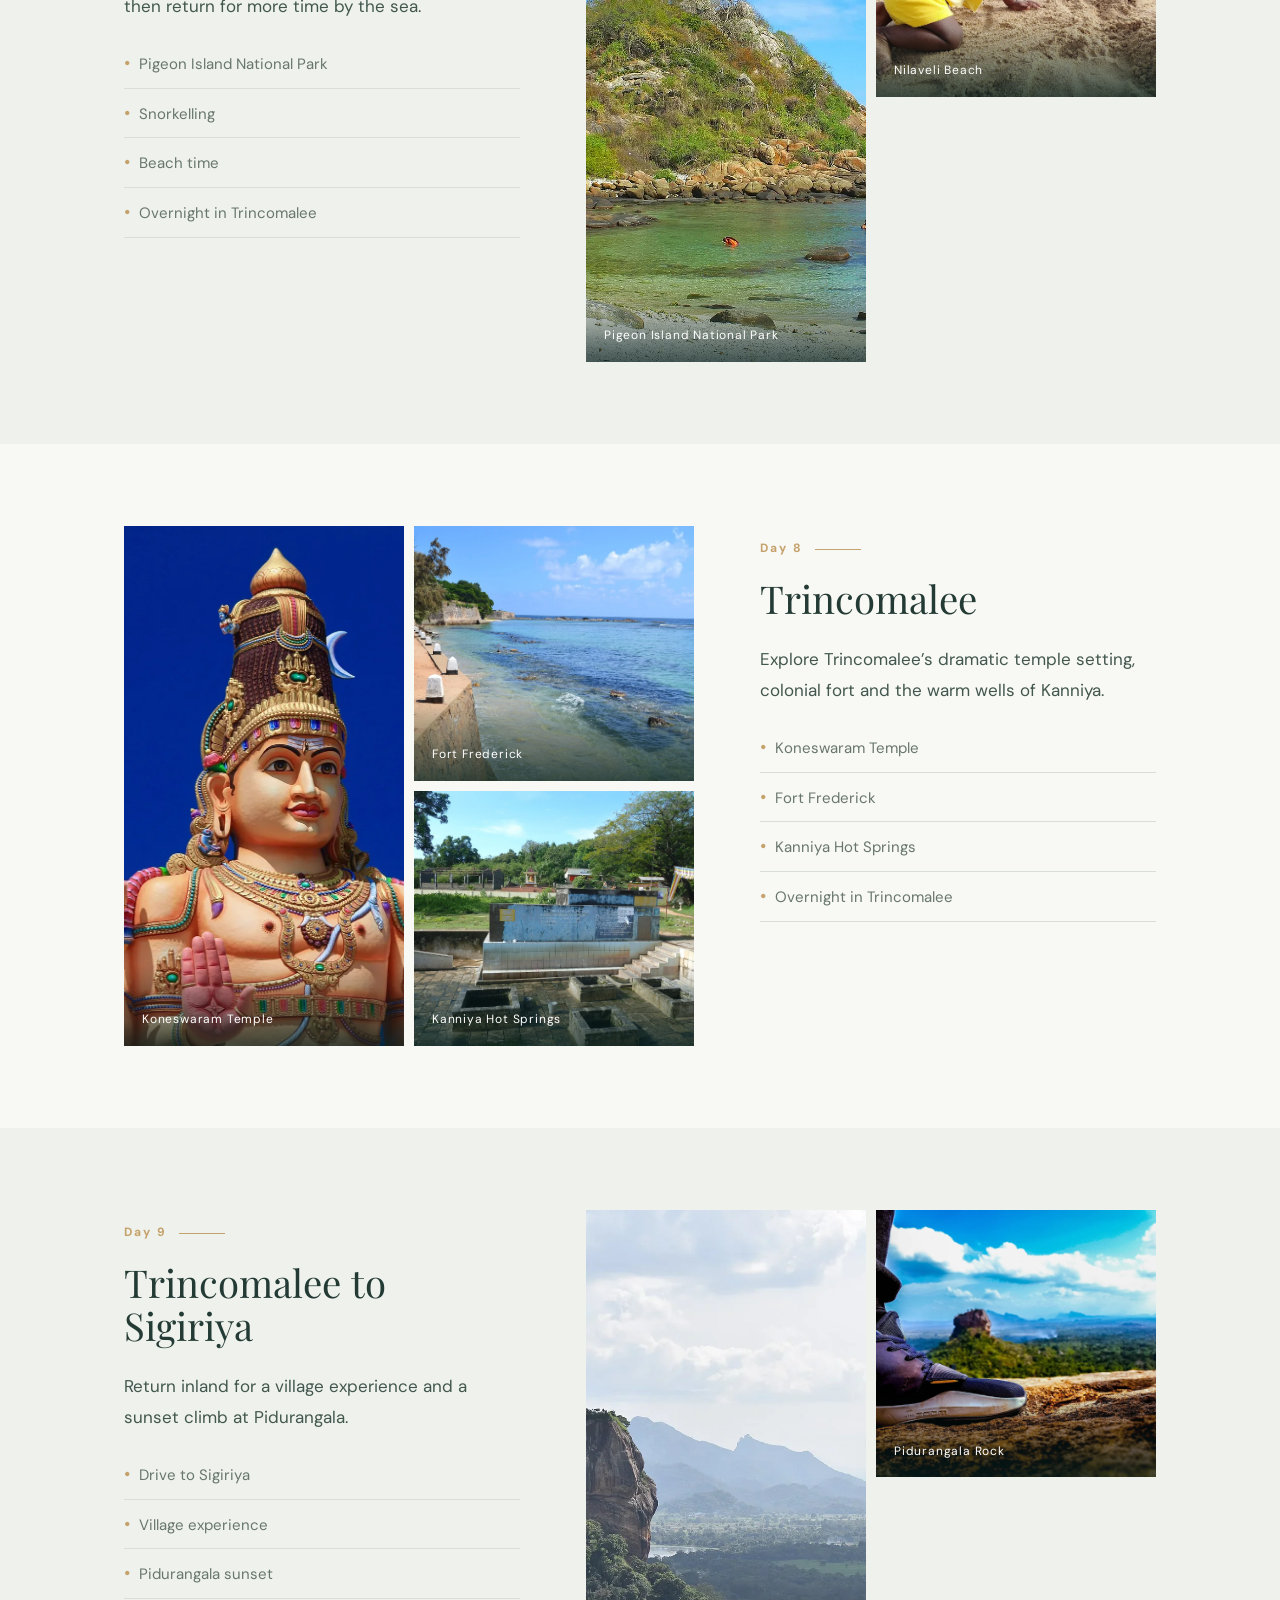
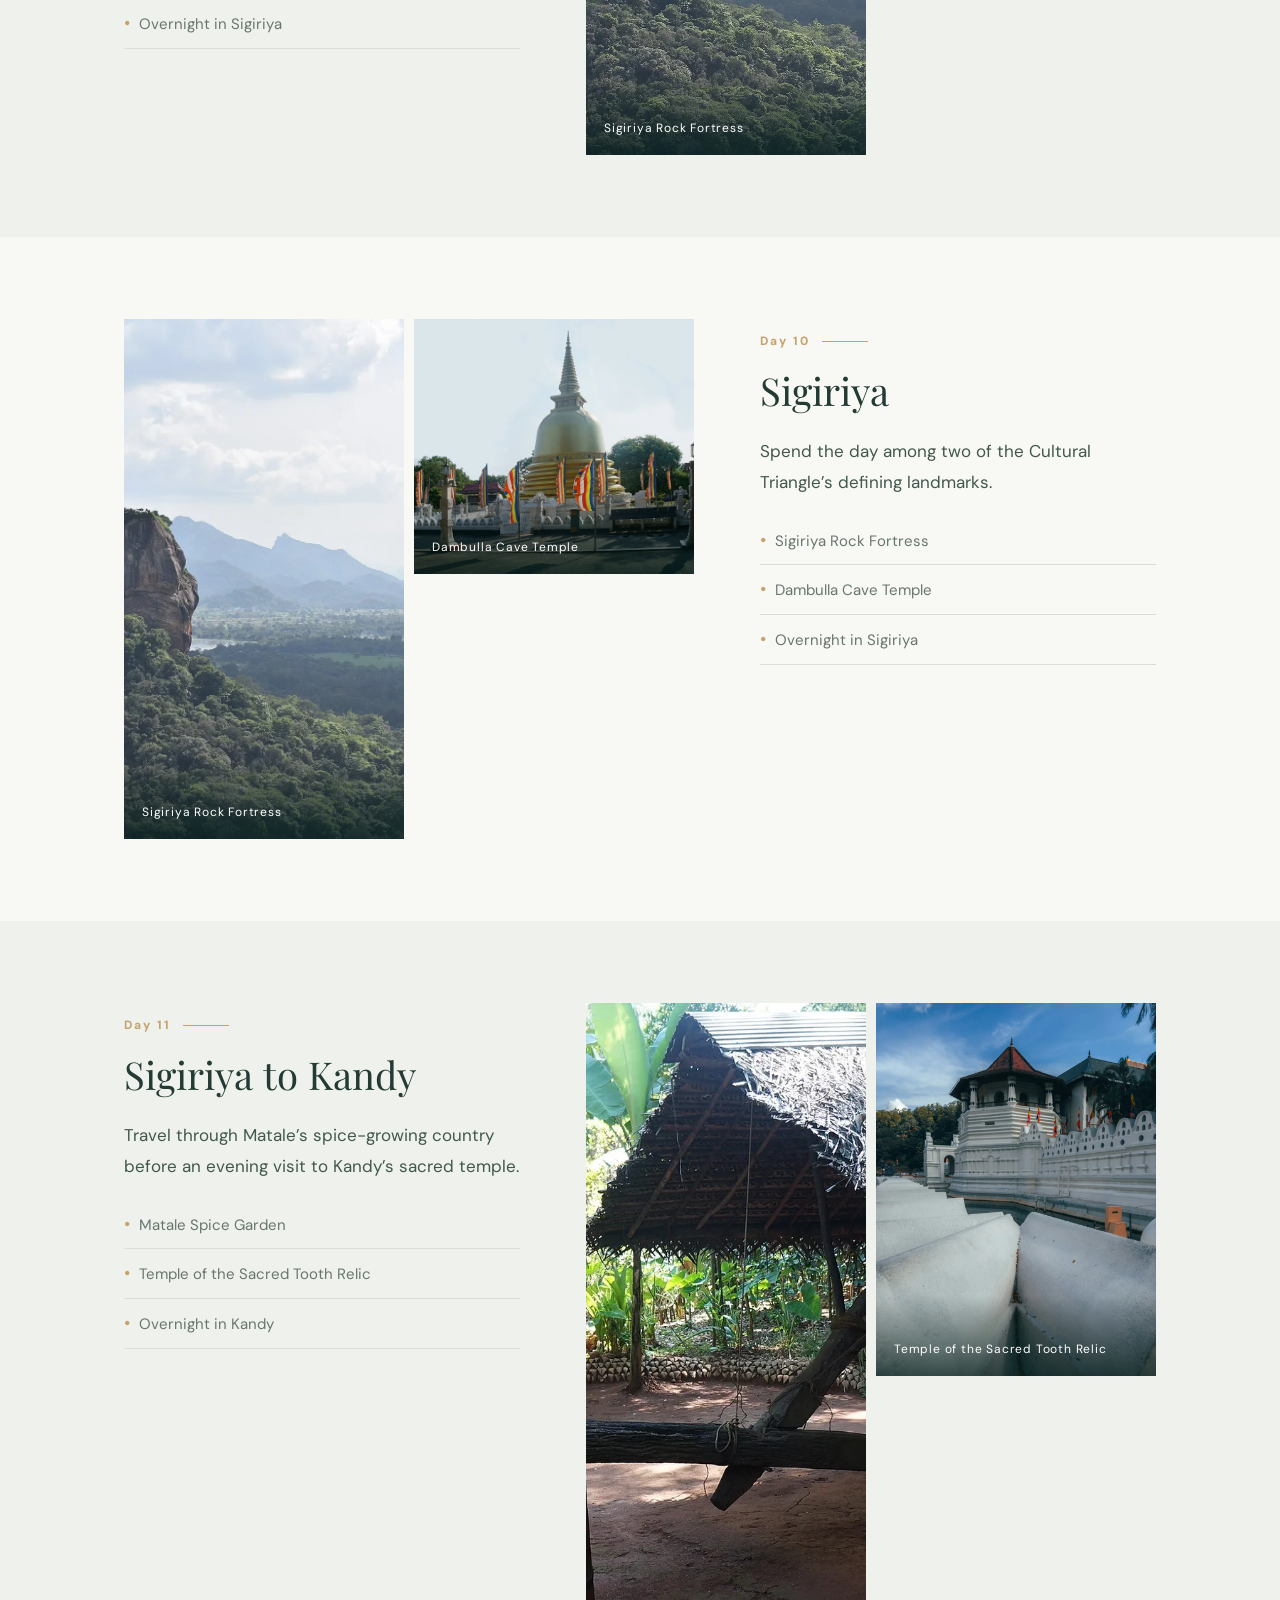
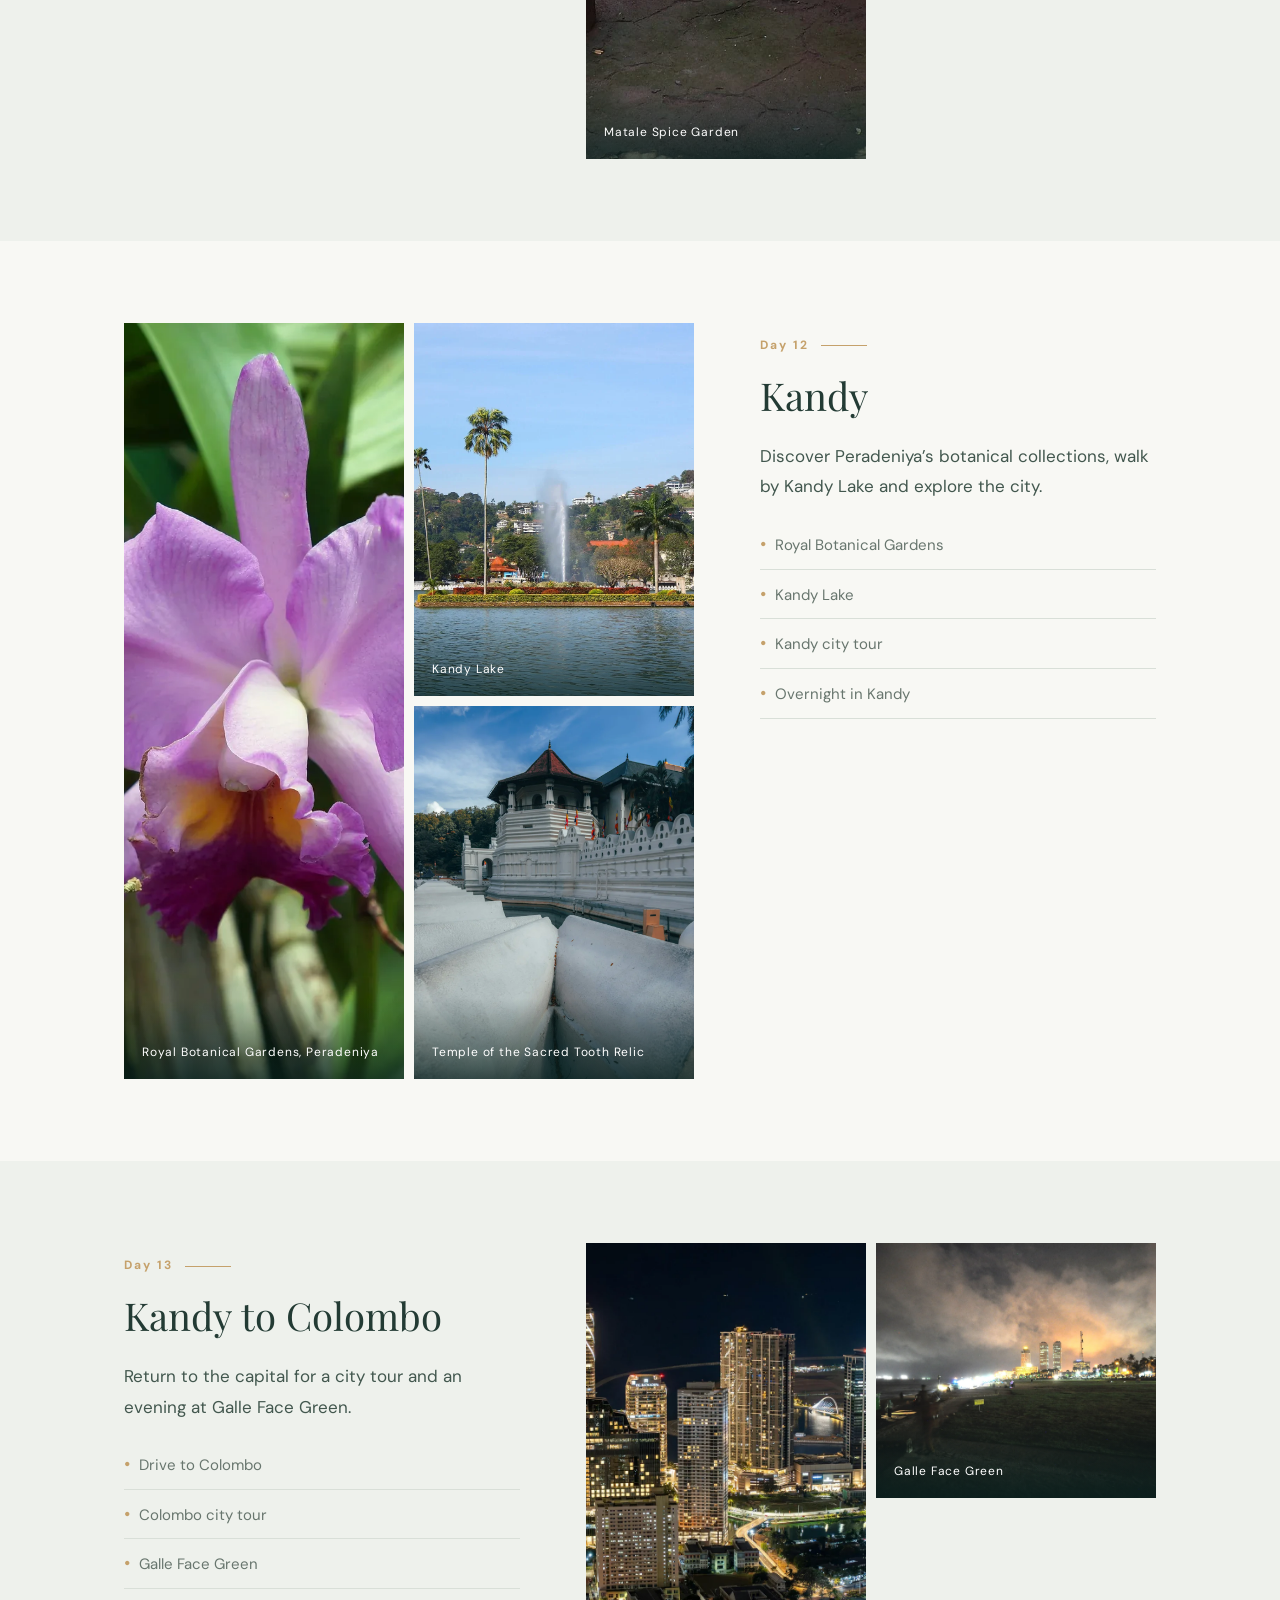
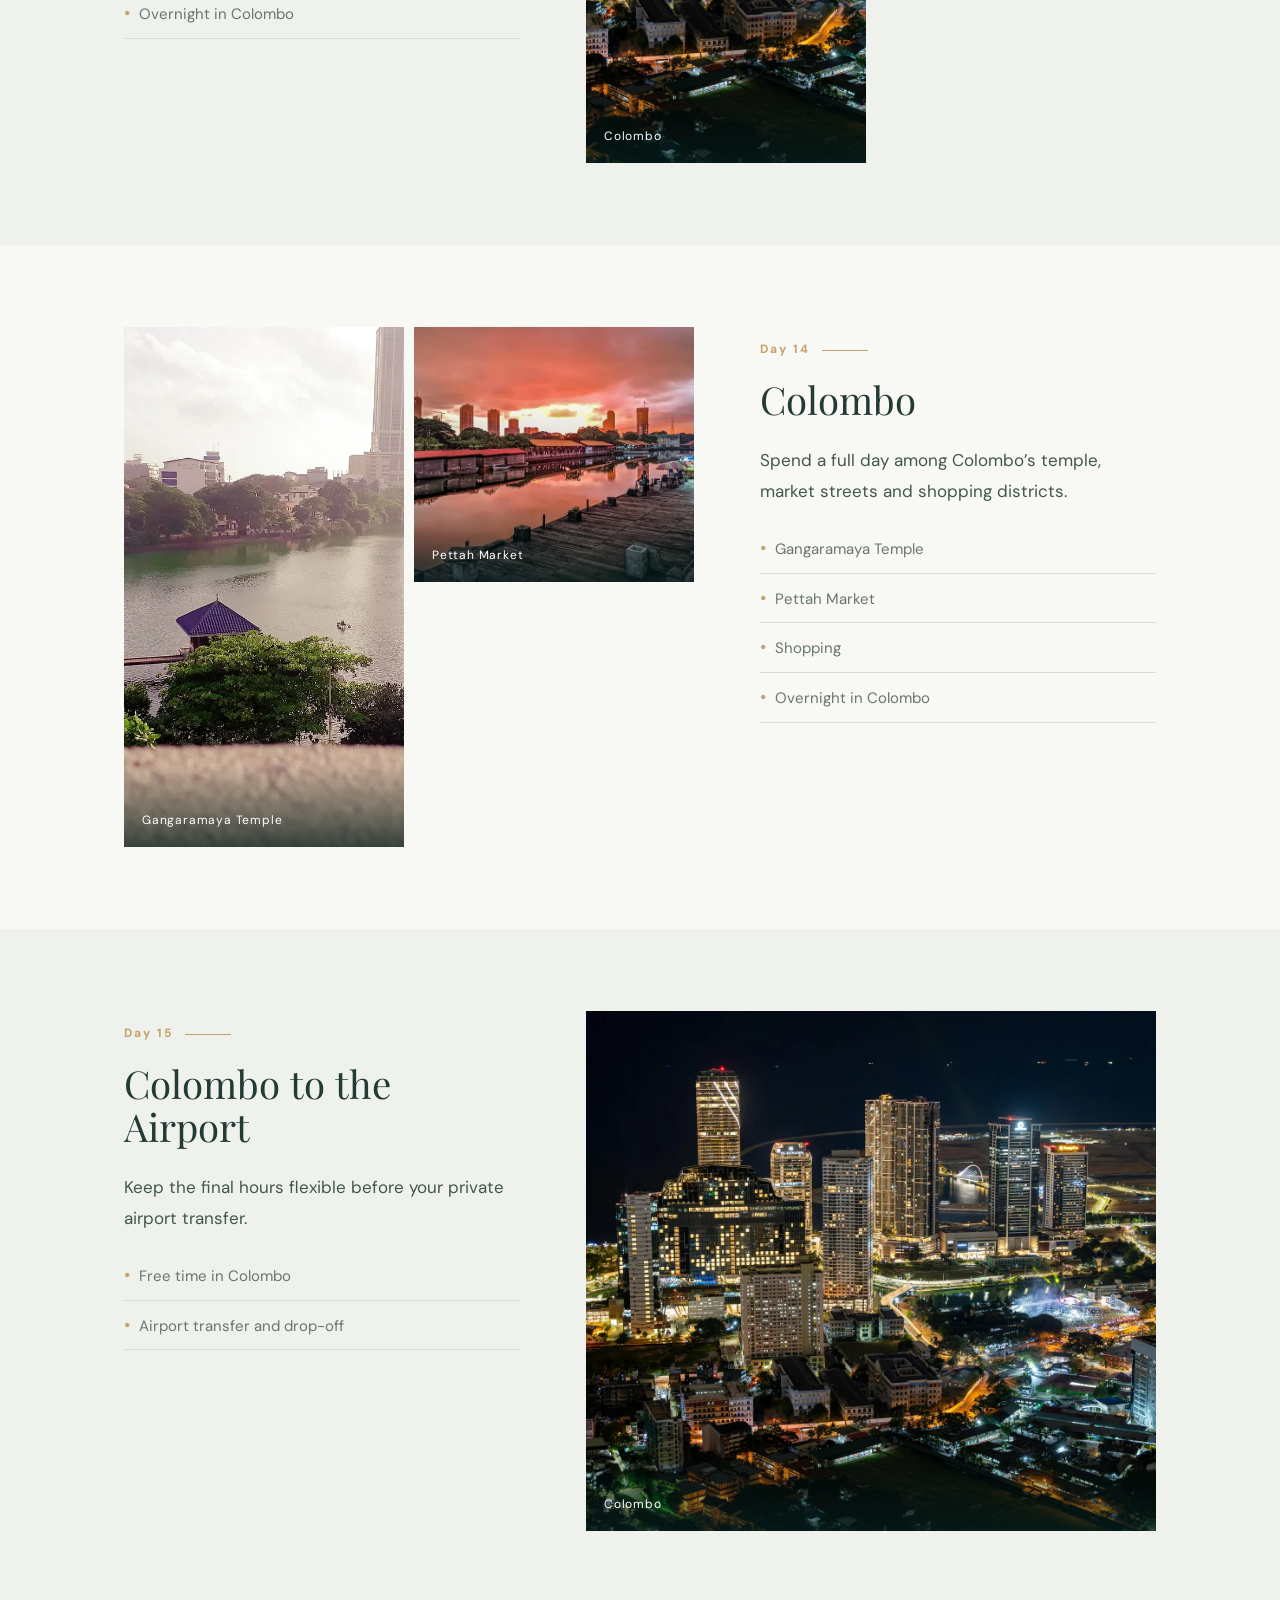
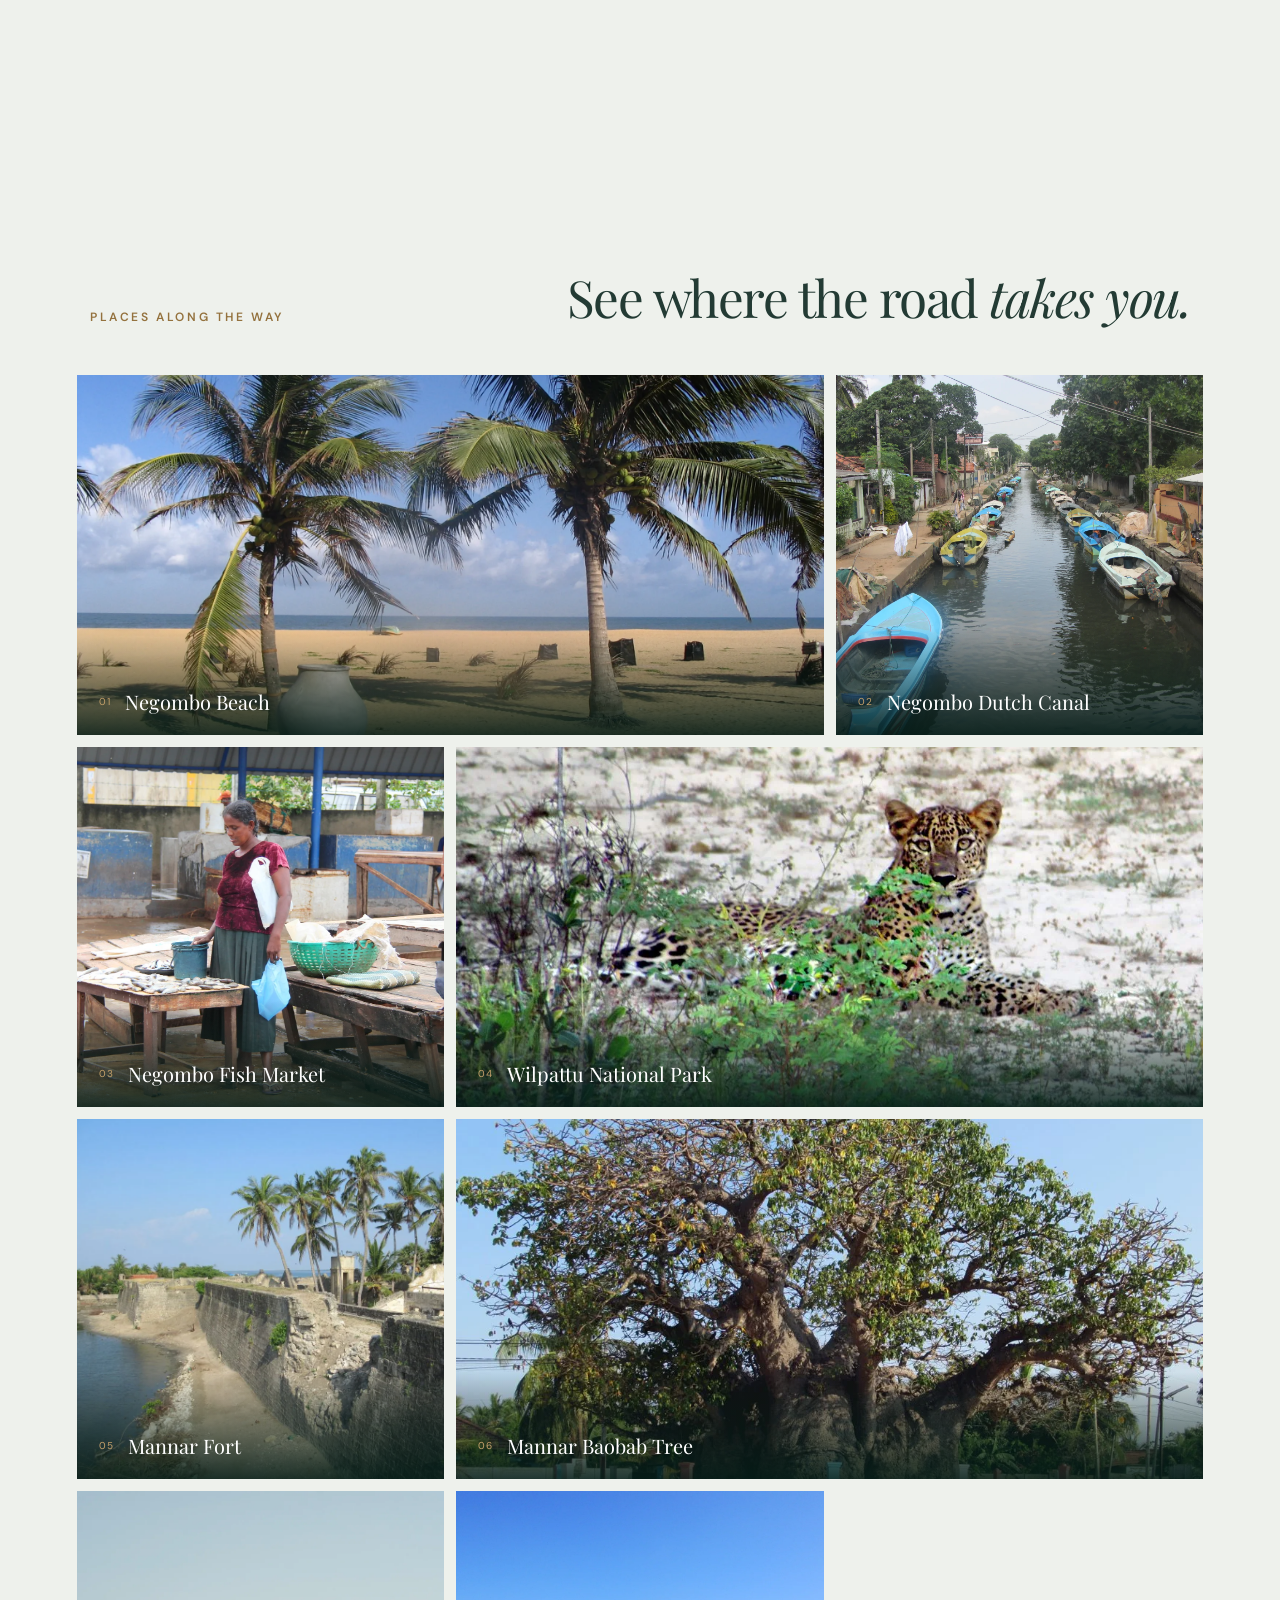
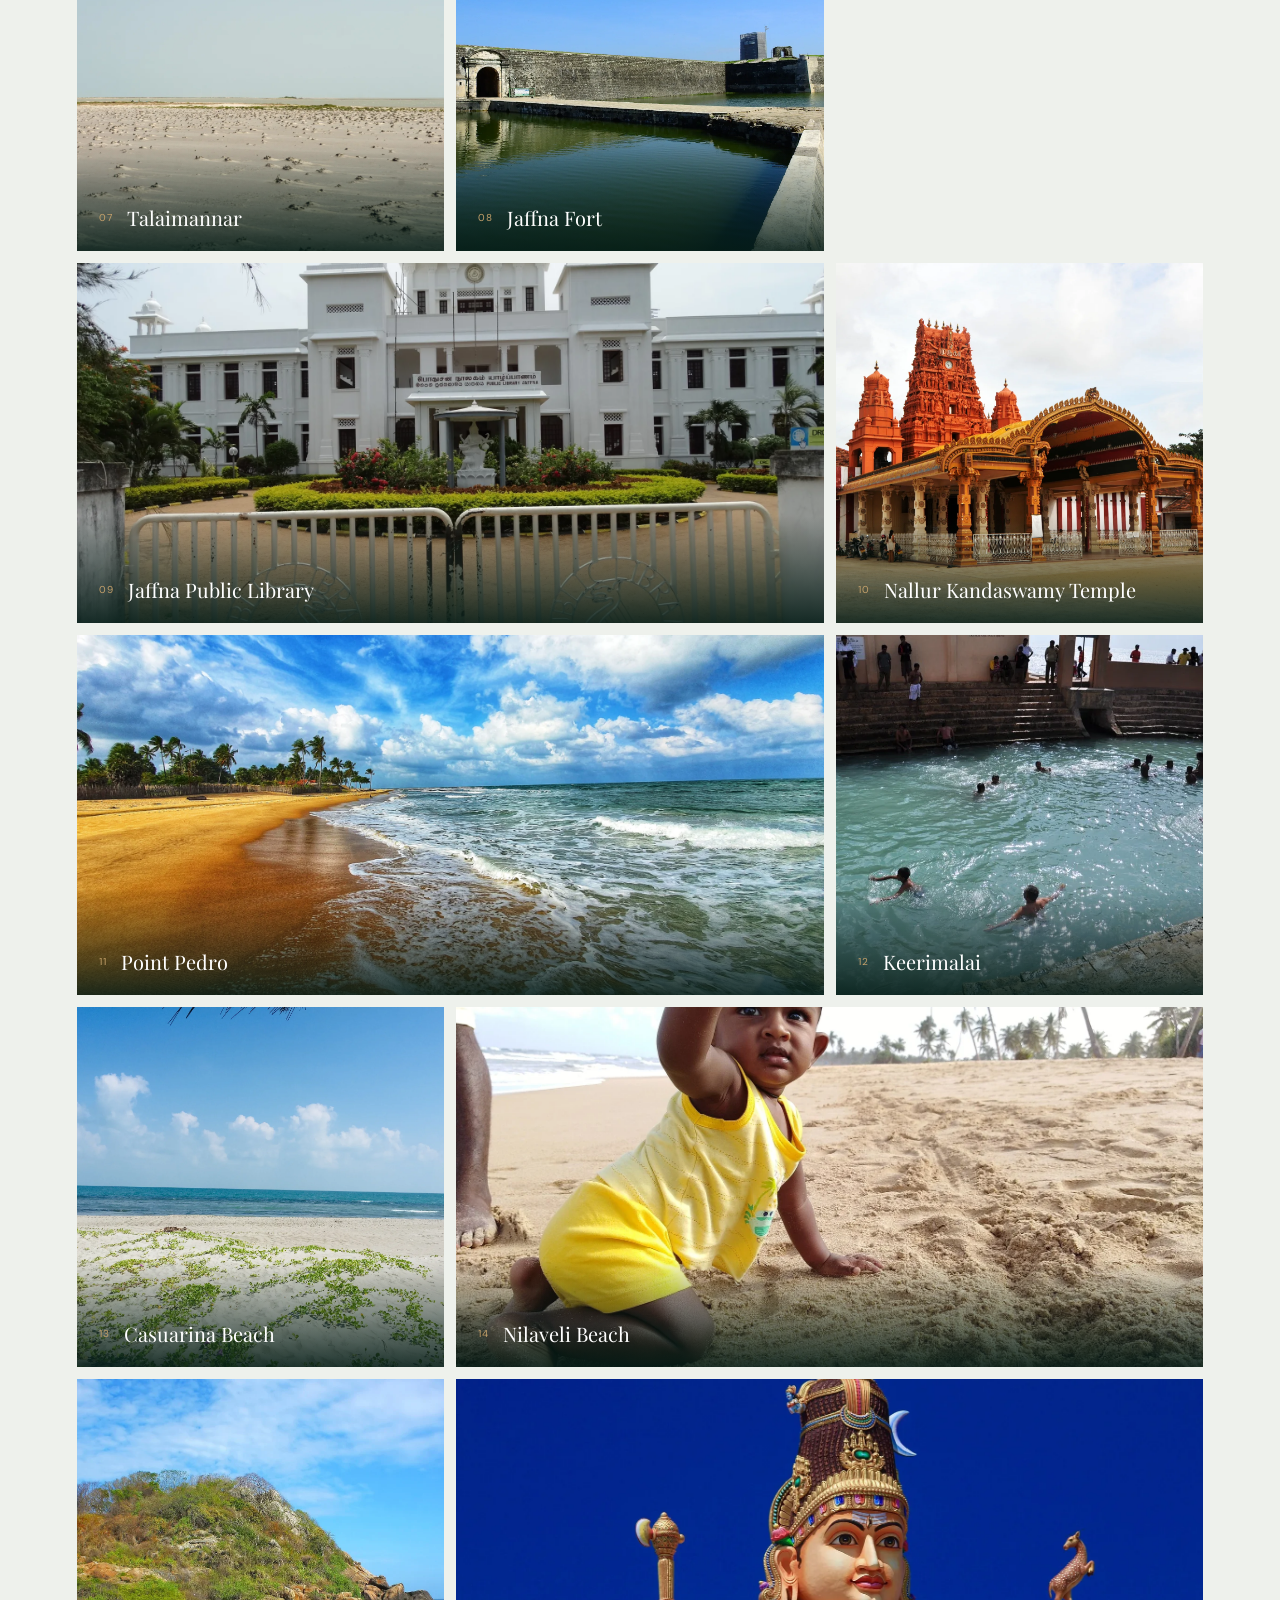
<file: tours/15-day-grand-sri-lanka.html>
<!doctype html>
<html lang="en"><head><meta charset="utf-8"><meta name="viewport" content="width=device-width,initial-scale=1"><meta name="theme-color" content="#153f35"><meta name="description" content="A wide-ranging private journey across Sri Lanka’s northern heritage, eastern beaches, ancient heartland, central hills and vibrant capital."><title>15-Day Grand Sri Lanka — Andriana Tours</title><link rel="icon" href="data:image/svg+xml,%3Csvg xmlns='http://www.w3.org/2000/svg' viewBox='0 0 40 40'%3E%3Crect width='40' height='40' rx='20' fill='%23153f35'/%3E%3Ctext x='20' y='29' text-anchor='middle' font-family='Georgia' font-size='30' fill='%23e3c799'%3EA%3C/text%3E%3C/svg%3E"><link rel="preconnect" href="https://fonts.googleapis.com"><link rel="preconnect" href="https://fonts.gstatic.com" crossorigin><link href="https://fonts.googleapis.com/css2?family=DM+Sans:wght@400;500;600;700&family=Playfair+Display:ital,wght@0,400;0,500;0,600;1,400;1,500&display=swap" rel="stylesheet"><link rel="stylesheet" href="../style.css"><link rel="stylesheet" href="../tour.css"></head>
<body class="tour-page"><a class="skip" href="#itinerary">Skip to itinerary</a>
<header><a class="brand" href="../index.html#home" aria-label="Andriana Tours home"><img src="../assets/logo.png?v=2" alt="Andriana Tours logo"><span>ANDRIANA <small>TOURS · SRI LANKA</small></span></a><nav id="nav" aria-label="Main navigation"><a href="../index.html#destinations">Destinations</a><a href="../index.html#tours">Our journeys</a><a href="../index.html#transport">Travel with us</a><a href="../index.html#about">Our story</a></nav><a class="nav-cta" href="../index.html?tour=15-Day%20Grand%20Sri%20Lanka#inquiry">Plan this journey <span>↗</span></a><button class="menu" aria-label="Open navigation" aria-expanded="false" aria-controls="nav">☰</button></header>
<main><section class="tour-hero"><img src="../assets/itinerary/nallur-temple.webp" alt="Nallur Kandaswamy Temple"><div class="tour-hero-shade"></div><div class="tour-hero-copy"><p class="eyebrow">THE ISLAND, FROM NORTH TO SOUTH</p><h1>15 days.<br><em>A world away.</em></h1><p>Negombo · Wilpattu · Mannar · Jaffna · Trincomalee · Sigiriya · Kandy · Colombo</p></div><div class="tour-duration"><strong>15</strong><span>DAYS<br>14 NIGHTS</span></div></section>
<section class="tour-intro"><div><a href="../index.html#tours">← All journeys</a><p class="eyebrow gold">YOUR ROUTE THROUGH SRI LANKA</p><h2>15-Day Grand Sri Lanka</h2></div><p>A wide-ranging private journey across Sri Lanka’s northern heritage, eastern beaches, ancient heartland, central hills and vibrant capital.</p></section>
<section class="itinerary" id="itinerary"><div class="itinerary-heading"><p class="eyebrow gold">DAY BY DAY</p><h2>The journey, <em>unfolded.</em></h2><p>Each day can be adjusted around your pace, interests and arrival details.</p></div><article class="itinerary-day">
            <div class="day-number"><span>Day 1</span><strong>Airport to Negombo</strong></div>
            <div class="day-copy"><p>Ease into the island with the beach, the historic Dutch Canal and the lively fish market.</p><ul><li>Airport pickup</li><li>Negombo Beach</li><li>Dutch Canal</li><li>Fish Market</li><li>Overnight in Negombo</li></ul></div>
            <div class="day-photos"><figure><img src="../assets/itinerary/negombo-beach.webp" loading="lazy" alt="Negombo Beach"><figcaption>Negombo Beach</figcaption></figure><figure><img src="../assets/itinerary/negombo-canal.webp" loading="lazy" alt="Negombo Dutch Canal"><figcaption>Negombo Dutch Canal</figcaption></figure><figure><img src="../assets/itinerary/negombo-fish-market.webp" loading="lazy" alt="Negombo Fish Market"><figcaption>Negombo Fish Market</figcaption></figure></div>
        </article><article class="itinerary-day">
            <div class="day-number"><span>Day 2</span><strong>Negombo to Wilpattu</strong></div>
            <div class="day-copy"><p>Travel north for a jeep safari through Wilpattu National Park’s forest and natural lakes.</p><ul><li>Transfer to Wilpattu</li><li>National park safari</li><li>Overnight near Wilpattu</li></ul></div>
            <div class="day-photos"><figure><img src="../assets/itinerary/wilpattu.webp" loading="lazy" alt="Wilpattu National Park"><figcaption>Wilpattu National Park</figcaption></figure></div>
        </article><article class="itinerary-day">
            <div class="day-number"><span>Day 3</span><strong>Wilpattu to Mannar</strong></div>
            <div class="day-copy"><p>Explore Mannar’s layered history and distinctive landscape, from the old fort to its famous baobab and Talaimannar.</p><ul><li>Mannar Fort</li><li>Baobab Tree</li><li>Talaimannar</li><li>Overnight in Mannar</li></ul></div>
            <div class="day-photos"><figure><img src="../assets/itinerary/mannar-fort.webp" loading="lazy" alt="Mannar Fort"><figcaption>Mannar Fort</figcaption></figure><figure><img src="../assets/itinerary/mannar-baobab.webp" loading="lazy" alt="Mannar Baobab Tree"><figcaption>Mannar Baobab Tree</figcaption></figure><figure><img src="../assets/itinerary/talaimannar.webp" loading="lazy" alt="Talaimannar"><figcaption>Talaimannar</figcaption></figure></div>
        </article><article class="itinerary-day">
            <div class="day-number"><span>Day 4</span><strong>Mannar to Jaffna</strong></div>
            <div class="day-copy"><p>Continue to Jaffna and discover its fort, restored public library and revered Nallur temple.</p><ul><li>Jaffna Fort</li><li>Jaffna Public Library</li><li>Nallur Temple</li><li>Overnight in Jaffna</li></ul></div>
            <div class="day-photos"><figure><img src="../assets/itinerary/jaffna-fort.webp" loading="lazy" alt="Jaffna Fort"><figcaption>Jaffna Fort</figcaption></figure><figure><img src="../assets/itinerary/jaffna-library.webp" loading="lazy" alt="Jaffna Public Library"><figcaption>Jaffna Public Library</figcaption></figure><figure><img src="../assets/itinerary/nallur-temple.webp" loading="lazy" alt="Nallur Kandaswamy Temple"><figcaption>Nallur Kandaswamy Temple</figcaption></figure></div>
        </article><article class="itinerary-day">
            <div class="day-number"><span>Day 5</span><strong>Jaffna</strong></div>
            <div class="day-copy"><p>A full northern day reaching Point Pedro, Keerimalai and the calm shallows of Casuarina Beach.</p><ul><li>Point Pedro</li><li>Keerimalai</li><li>Casuarina Beach</li><li>Overnight in Jaffna</li></ul></div>
            <div class="day-photos"><figure><img src="../assets/itinerary/point-pedro.webp" loading="lazy" alt="Point Pedro"><figcaption>Point Pedro</figcaption></figure><figure><img src="../assets/itinerary/keerimalai.webp" loading="lazy" alt="Keerimalai"><figcaption>Keerimalai</figcaption></figure><figure><img src="../assets/itinerary/casuarina-beach.webp" loading="lazy" alt="Casuarina Beach"><figcaption>Casuarina Beach</figcaption></figure></div>
        </article><article class="itinerary-day">
            <div class="day-number"><span>Day 6</span><strong>Jaffna to Trincomalee</strong></div>
            <div class="day-copy"><p>Cross to the east coast and finish the day with a relaxed evening at Nilaveli Beach.</p><ul><li>Drive to Trincomalee</li><li>Nilaveli Beach</li><li>Overnight in Trincomalee</li></ul></div>
            <div class="day-photos"><figure><img src="../assets/itinerary/nilaveli.webp" loading="lazy" alt="Nilaveli Beach"><figcaption>Nilaveli Beach</figcaption></figure></div>
        </article><article class="itinerary-day">
            <div class="day-number"><span>Day 7</span><strong>Trincomalee</strong></div>
            <div class="day-copy"><p>Travel by boat to Pigeon Island for snorkelling, then return for more time by the sea.</p><ul><li>Pigeon Island National Park</li><li>Snorkelling</li><li>Beach time</li><li>Overnight in Trincomalee</li></ul></div>
            <div class="day-photos"><figure><img src="../assets/itinerary/pigeon-island.webp" loading="lazy" alt="Pigeon Island National Park"><figcaption>Pigeon Island National Park</figcaption></figure><figure><img src="../assets/itinerary/nilaveli.webp" loading="lazy" alt="Nilaveli Beach"><figcaption>Nilaveli Beach</figcaption></figure></div>
        </article><article class="itinerary-day">
            <div class="day-number"><span>Day 8</span><strong>Trincomalee</strong></div>
            <div class="day-copy"><p>Explore Trincomalee’s dramatic temple setting, colonial fort and the warm wells of Kanniya.</p><ul><li>Koneswaram Temple</li><li>Fort Frederick</li><li>Kanniya Hot Springs</li><li>Overnight in Trincomalee</li></ul></div>
            <div class="day-photos"><figure><img src="../assets/itinerary/koneswaram.webp" loading="lazy" alt="Koneswaram Temple"><figcaption>Koneswaram Temple</figcaption></figure><figure><img src="../assets/itinerary/fort-frederick.webp" loading="lazy" alt="Fort Frederick"><figcaption>Fort Frederick</figcaption></figure><figure><img src="../assets/itinerary/kanniya.webp" loading="lazy" alt="Kanniya Hot Springs"><figcaption>Kanniya Hot Springs</figcaption></figure></div>
        </article><article class="itinerary-day">
            <div class="day-number"><span>Day 9</span><strong>Trincomalee to Sigiriya</strong></div>
            <div class="day-copy"><p>Return inland for a village experience and a sunset climb at Pidurangala.</p><ul><li>Drive to Sigiriya</li><li>Village experience</li><li>Pidurangala sunset</li><li>Overnight in Sigiriya</li></ul></div>
            <div class="day-photos"><figure><img src="../assets/itinerary/sigiriya.webp" loading="lazy" alt="Sigiriya Rock Fortress"><figcaption>Sigiriya Rock Fortress</figcaption></figure><figure><img src="../assets/itinerary/pidurangala.webp" loading="lazy" alt="Pidurangala Rock"><figcaption>Pidurangala Rock</figcaption></figure></div>
        </article><article class="itinerary-day">
            <div class="day-number"><span>Day 10</span><strong>Sigiriya</strong></div>
            <div class="day-copy"><p>Spend the day among two of the Cultural Triangle’s defining landmarks.</p><ul><li>Sigiriya Rock Fortress</li><li>Dambulla Cave Temple</li><li>Overnight in Sigiriya</li></ul></div>
            <div class="day-photos"><figure><img src="../assets/itinerary/sigiriya.webp" loading="lazy" alt="Sigiriya Rock Fortress"><figcaption>Sigiriya Rock Fortress</figcaption></figure><figure><img src="../assets/itinerary/dambulla.webp" loading="lazy" alt="Dambulla Cave Temple"><figcaption>Dambulla Cave Temple</figcaption></figure></div>
        </article><article class="itinerary-day">
            <div class="day-number"><span>Day 11</span><strong>Sigiriya to Kandy</strong></div>
            <div class="day-copy"><p>Travel through Matale’s spice-growing country before an evening visit to Kandy’s sacred temple.</p><ul><li>Matale Spice Garden</li><li>Temple of the Sacred Tooth Relic</li><li>Overnight in Kandy</li></ul></div>
            <div class="day-photos"><figure><img src="../assets/itinerary/matale-spice.webp" loading="lazy" alt="Matale Spice Garden"><figcaption>Matale Spice Garden</figcaption></figure><figure><img src="../assets/itinerary/temple-tooth.webp" loading="lazy" alt="Temple of the Sacred Tooth Relic"><figcaption>Temple of the Sacred Tooth Relic</figcaption></figure></div>
        </article><article class="itinerary-day">
            <div class="day-number"><span>Day 12</span><strong>Kandy</strong></div>
            <div class="day-copy"><p>Discover Peradeniya’s botanical collections, walk by Kandy Lake and explore the city.</p><ul><li>Royal Botanical Gardens</li><li>Kandy Lake</li><li>Kandy city tour</li><li>Overnight in Kandy</li></ul></div>
            <div class="day-photos"><figure><img src="../assets/itinerary/peradeniya.webp" loading="lazy" alt="Royal Botanical Gardens, Peradeniya"><figcaption>Royal Botanical Gardens, Peradeniya</figcaption></figure><figure><img src="../assets/itinerary/kandy-lake.webp" loading="lazy" alt="Kandy Lake"><figcaption>Kandy Lake</figcaption></figure><figure><img src="../assets/itinerary/temple-tooth.webp" loading="lazy" alt="Temple of the Sacred Tooth Relic"><figcaption>Temple of the Sacred Tooth Relic</figcaption></figure></div>
        </article><article class="itinerary-day">
            <div class="day-number"><span>Day 13</span><strong>Kandy to Colombo</strong></div>
            <div class="day-copy"><p>Return to the capital for a city tour and an evening at Galle Face Green.</p><ul><li>Drive to Colombo</li><li>Colombo city tour</li><li>Galle Face Green</li><li>Overnight in Colombo</li></ul></div>
            <div class="day-photos"><figure><img src="../assets/itinerary/colombo.webp" loading="lazy" alt="Colombo"><figcaption>Colombo</figcaption></figure><figure><img src="../assets/itinerary/galle-face.webp" loading="lazy" alt="Galle Face Green"><figcaption>Galle Face Green</figcaption></figure></div>
        </article><article class="itinerary-day">
            <div class="day-number"><span>Day 14</span><strong>Colombo</strong></div>
            <div class="day-copy"><p>Spend a full day among Colombo’s temple, market streets and shopping districts.</p><ul><li>Gangaramaya Temple</li><li>Pettah Market</li><li>Shopping</li><li>Overnight in Colombo</li></ul></div>
            <div class="day-photos"><figure><img src="../assets/itinerary/gangaramaya.webp" loading="lazy" alt="Gangaramaya Temple"><figcaption>Gangaramaya Temple</figcaption></figure><figure><img src="../assets/itinerary/pettah.webp" loading="lazy" alt="Pettah Market"><figcaption>Pettah Market</figcaption></figure></div>
        </article><article class="itinerary-day">
            <div class="day-number"><span>Day 15</span><strong>Colombo to the Airport</strong></div>
            <div class="day-copy"><p>Keep the final hours flexible before your private airport transfer.</p><ul><li>Free time in Colombo</li><li>Airport transfer and drop-off</li></ul></div>
            <div class="day-photos"><figure><img src="../assets/itinerary/colombo.webp" loading="lazy" alt="Colombo"><figcaption>Colombo</figcaption></figure></div>
        </article></section>

<section class="places"><div class="places-heading"><p class="eyebrow gold">PLACES ALONG THE WAY</p><h2>See where the road <em>takes you.</em></h2></div><div class="place-grid"><figure class="place-card"><img src="../assets/itinerary/negombo-beach.webp" loading="lazy" alt="Negombo Beach"><figcaption><span>01</span>Negombo Beach</figcaption></figure><figure class="place-card"><img src="../assets/itinerary/negombo-canal.webp" loading="lazy" alt="Negombo Dutch Canal"><figcaption><span>02</span>Negombo Dutch Canal</figcaption></figure><figure class="place-card"><img src="../assets/itinerary/negombo-fish-market.webp" loading="lazy" alt="Negombo Fish Market"><figcaption><span>03</span>Negombo Fish Market</figcaption></figure><figure class="place-card"><img src="../assets/itinerary/wilpattu.webp" loading="lazy" alt="Wilpattu National Park"><figcaption><span>04</span>Wilpattu National Park</figcaption></figure><figure class="place-card"><img src="../assets/itinerary/mannar-fort.webp" loading="lazy" alt="Mannar Fort"><figcaption><span>05</span>Mannar Fort</figcaption></figure><figure class="place-card"><img src="../assets/itinerary/mannar-baobab.webp" loading="lazy" alt="Mannar Baobab Tree"><figcaption><span>06</span>Mannar Baobab Tree</figcaption></figure><figure class="place-card"><img src="../assets/itinerary/talaimannar.webp" loading="lazy" alt="Talaimannar"><figcaption><span>07</span>Talaimannar</figcaption></figure><figure class="place-card"><img src="../assets/itinerary/jaffna-fort.webp" loading="lazy" alt="Jaffna Fort"><figcaption><span>08</span>Jaffna Fort</figcaption></figure><figure class="place-card"><img src="../assets/itinerary/jaffna-library.webp" loading="lazy" alt="Jaffna Public Library"><figcaption><span>09</span>Jaffna Public Library</figcaption></figure><figure class="place-card"><img src="../assets/itinerary/nallur-temple.webp" loading="lazy" alt="Nallur Kandaswamy Temple"><figcaption><span>10</span>Nallur Kandaswamy Temple</figcaption></figure><figure class="place-card"><img src="../assets/itinerary/point-pedro.webp" loading="lazy" alt="Point Pedro"><figcaption><span>11</span>Point Pedro</figcaption></figure><figure class="place-card"><img src="../assets/itinerary/keerimalai.webp" loading="lazy" alt="Keerimalai"><figcaption><span>12</span>Keerimalai</figcaption></figure><figure class="place-card"><img src="../assets/itinerary/casuarina-beach.webp" loading="lazy" alt="Casuarina Beach"><figcaption><span>13</span>Casuarina Beach</figcaption></figure><figure class="place-card"><img src="../assets/itinerary/nilaveli.webp" loading="lazy" alt="Nilaveli Beach"><figcaption><span>14</span>Nilaveli Beach</figcaption></figure><figure class="place-card"><img src="../assets/itinerary/pigeon-island.webp" loading="lazy" alt="Pigeon Island National Park"><figcaption><span>15</span>Pigeon Island National Park</figcaption></figure><figure class="place-card"><img src="../assets/itinerary/koneswaram.webp" loading="lazy" alt="Koneswaram Temple"><figcaption><span>16</span>Koneswaram Temple</figcaption></figure><figure class="place-card"><img src="../assets/itinerary/fort-frederick.webp" loading="lazy" alt="Fort Frederick"><figcaption><span>17</span>Fort Frederick</figcaption></figure><figure class="place-card"><img src="../assets/itinerary/kanniya.webp" loading="lazy" alt="Kanniya Hot Springs"><figcaption><span>18</span>Kanniya Hot Springs</figcaption></figure><figure class="place-card"><img src="../assets/itinerary/sigiriya.webp" loading="lazy" alt="Sigiriya Rock Fortress"><figcaption><span>19</span>Sigiriya Rock Fortress</figcaption></figure><figure class="place-card"><img src="../assets/itinerary/pidurangala.webp" loading="lazy" alt="Pidurangala Rock"><figcaption><span>20</span>Pidurangala Rock</figcaption></figure><figure class="place-card"><img src="../assets/itinerary/dambulla.webp" loading="lazy" alt="Dambulla Cave Temple"><figcaption><span>21</span>Dambulla Cave Temple</figcaption></figure><figure class="place-card"><img src="../assets/itinerary/matale-spice.webp" loading="lazy" alt="Matale Spice Garden"><figcaption><span>22</span>Matale Spice Garden</figcaption></figure><figure class="place-card"><img src="../assets/itinerary/temple-tooth.webp" loading="lazy" alt="Temple of the Sacred Tooth Relic"><figcaption><span>23</span>Temple of the Sacred Tooth Relic</figcaption></figure><figure class="place-card"><img src="../assets/itinerary/peradeniya.webp" loading="lazy" alt="Royal Botanical Gardens, Peradeniya"><figcaption><span>24</span>Royal Botanical Gardens, Peradeniya</figcaption></figure><figure class="place-card"><img src="../assets/itinerary/kandy-lake.webp" loading="lazy" alt="Kandy Lake"><figcaption><span>25</span>Kandy Lake</figcaption></figure><figure class="place-card"><img src="../assets/itinerary/colombo.webp" loading="lazy" alt="Colombo"><figcaption><span>26</span>Colombo</figcaption></figure><figure class="place-card"><img src="../assets/itinerary/galle-face.webp" loading="lazy" alt="Galle Face Green"><figcaption><span>27</span>Galle Face Green</figcaption></figure><figure class="place-card"><img src="../assets/itinerary/gangaramaya.webp" loading="lazy" alt="Gangaramaya Temple"><figcaption><span>28</span>Gangaramaya Temple</figcaption></figure><figure class="place-card"><img src="../assets/itinerary/pettah.webp" loading="lazy" alt="Pettah Market"><figcaption><span>29</span>Pettah Market</figcaption></figure></div></section>
<section class="tour-cta"><p class="eyebrow">READY WHEN YOU ARE</p><h2>Make this journey <em>your own.</em></h2><p>Tell Nishan your dates, travel style and any changes you would love to make.</p><a class="button light" href="../index.html?tour=15-Day%20Grand%20Sri%20Lanka#inquiry">Select this journey <span>↗</span></a></section>
<footer><div class="footer-top"><a class="brand" href="../index.html#home"><img src="../assets/logo.png?v=2" alt="Andriana Tours"><span>ANDRIANA<small>TOURS · SRI LANKA</small></span></a><p>An island of possibilities.<br>A journey that’s yours.</p><a href="#" class="back-top">Back to the beginning ↑</a></div><div class="footer-social" aria-label="Andriana Tours social media"><a target="_blank" rel="noopener" href="https://www.facebook.com/profile.php?id=61572934062039"><svg class="social-icon" viewBox="0 0 24 24" fill="currentColor" aria-hidden="true"><path d="M22 12a10 10 0 1 0-11.56 9.88v-6.99H7.9V12h2.54V9.8c0-2.51 1.49-3.9 3.77-3.9 1.09 0 2.23.2 2.23.2v2.46h-1.26c-1.24 0-1.62.77-1.62 1.56V12h2.77l-.44 2.89h-2.33v6.99A10 10 0 0 0 22 12Z"/></svg><span>Facebook</span></a><a target="_blank" rel="noopener" href="https://www.instagram.com/andrianatours?fbclid=IwY2xjawUru6RleHRuA2FlbQIxMABwZG9mBWJyaWQRMUNVSnVTVG1nUTlPUmt4NDRzcnRjBmFwcF9pZBAyMjIwMzkxNzg4MjAwODkyAAEexrFtVqedXEXmJj9HDbJ_zXv2LYPNRX7h6BedtxuGw_cepoNSKjmJ-dhxQE8_aem_s1qhVCDlhxxsrtesguWzSg"><svg class="social-icon" viewBox="0 0 24 24" fill="currentColor" aria-hidden="true"><rect x="3" y="3" width="18" height="18" rx="5" fill="none" stroke="currentColor" stroke-width="2"/><circle cx="12" cy="12" r="4" fill="none" stroke="currentColor" stroke-width="2"/><circle cx="17.5" cy="6.5" r="1.2"/></svg><span>Instagram</span></a><a target="_blank" rel="noopener" href="https://www.tripadvisor.com/Attraction_Review-g297897-d32983059-Reviews-Andriana_Tours-Negombo_Western_Province.html"><svg class="social-icon" viewBox="0 0 24 24" fill="currentColor" aria-hidden="true"><g fill="none" stroke="currentColor" stroke-width="1.6"><circle cx="6.5" cy="13" r="5"/><circle cx="17.5" cy="13" r="5"/><circle cx="6.5" cy="13" r="1.7"/><circle cx="17.5" cy="13" r="1.7"/><path d="m10.5 17 1.5 2 1.5-2M3 9 1 6h5c4-3 8-3 12 0h5l-2 3"/></g></svg><span>Tripadvisor</span></a></div><div class="footer-bottom"><span>© <span id="year"></span> Andriana Tours</span><div><a href="../index.html#tours">All journeys</a><a href="../index.html?tour=15-Day%20Grand%20Sri%20Lanka#inquiry">Plan this trip</a><button id="credits-button">Photo credits</button></div><span class="developer-credit">Developed by Gemnad Solutions (PVT) Ltd</span></div></footer>
<dialog id="credits-dialog"><button class="dialog-close" aria-label="Close photo credits">×</button><h2>Photo credits</h2><p>Images show the named places in this itinerary. Andriana Tours supplied the brand assets.</p><ul class="credit-list"><li>Negombo Beach — <a href="https://commons.wikimedia.org/wiki/File:Negombo_Beach%2C_Sri_Lanka.jpg" target="_blank" rel="noopener">S B</a> · <a href="https://creativecommons.org/licenses/by/2.0/" target="_blank" rel="noopener">CC BY 2.0</a></li><li>Negombo Dutch Canal — <a href="https://commons.wikimedia.org/wiki/File:Sri_Lanka_Negombo_Dutch_Channel.JPG" target="_blank" rel="noopener">Tbachner</a> · <a href="https://creativecommons.org/licenses/by-sa/3.0/" target="_blank" rel="noopener">CC BY-SA 3.0</a></li><li>Negombo Fish Market — <a href="https://commons.wikimedia.org/wiki/File:Marketwoman_on_fishing_market_Negombo_Sri_Lanka.jpg" target="_blank" rel="noopener">Peter van der Sluijs</a> · <a href="https://creativecommons.org/licenses/by-sa/3.0/" target="_blank" rel="noopener">CC BY-SA 3.0</a></li><li>Wilpattu National Park — <a href="https://commons.wikimedia.org/wiki/File:Wilpattu_Leopard_%2844502510712%29.jpg" target="_blank" rel="noopener">David Stanley</a> · <a href="https://creativecommons.org/licenses/by/2.0/" target="_blank" rel="noopener">CC BY 2.0</a></li><li>Mannar Fort — <a href="https://commons.wikimedia.org/wiki/File:Mannar_Fort_%2843350481210%29.jpg" target="_blank" rel="noopener">David Stanley</a> · <a href="https://creativecommons.org/licenses/by/2.0/" target="_blank" rel="noopener">CC BY 2.0</a></li><li>Mannar Baobab Tree — <a href="https://commons.wikimedia.org/wiki/File:Mannar_Baobab_%2831294170688%29.jpg" target="_blank" rel="noopener">David Stanley</a> · <a href="https://creativecommons.org/licenses/by/2.0/" target="_blank" rel="noopener">CC BY 2.0</a></li><li>Talaimannar — <a href="https://commons.wikimedia.org/wiki/File:Talaimannar_Village%2C_Sri_Rama%27s_Bridge_View_Point_2023-05-26-2.jpg" target="_blank" rel="noopener">Alexey Komarov</a> · <a href="https://creativecommons.org/licenses/by-sa/4.0/" target="_blank" rel="noopener">CC BY-SA 4.0</a></li><li>Jaffna Fort — <a href="https://commons.wikimedia.org/wiki/File:Jaffna_Fort_%281%29.jpg" target="_blank" rel="noopener">Rehman Abubakr</a> · <a href="https://creativecommons.org/licenses/by-sa/4.0/" target="_blank" rel="noopener">CC BY-SA 4.0</a></li><li>Jaffna Public Library — <a href="https://commons.wikimedia.org/wiki/File:Facade_of_Public_Library%2C_Jaffna.jpg" target="_blank" rel="noopener">Adam Jones</a> · <a href="https://creativecommons.org/licenses/by-sa/2.0/" target="_blank" rel="noopener">CC BY-SA 2.0</a></li><li>Nallur Kandaswamy Temple — <a href="https://commons.wikimedia.org/wiki/File:Nallur_Kandasamy_front_entrance.jpg" target="_blank" rel="noopener">Gane Kumaraswamy</a> · <a href="https://creativecommons.org/licenses/by-sa/2.0/" target="_blank" rel="noopener">CC BY-SA 2.0</a></li><li>Point Pedro — <a href="https://commons.wikimedia.org/wiki/File:Point_Pedro_Beach.jpg" target="_blank" rel="noopener">NavaaneethaSarma MurugananthaSarma</a> · <a href="https://creativecommons.org/licenses/by-sa/4.0/" target="_blank" rel="noopener">CC BY-SA 4.0</a></li><li>Keerimalai — <a href="https://commons.wikimedia.org/wiki/File:Keerimalai_Springs_%285987581086%29.jpg" target="_blank" rel="noopener">Amila Tennakoon</a> · <a href="https://creativecommons.org/licenses/by/2.0/" target="_blank" rel="noopener">CC BY 2.0</a></li><li>Casuarina Beach — <a href="https://commons.wikimedia.org/wiki/File:Casuarina_beach_Sri_Lanka.jpg" target="_blank" rel="noopener">Madhu waran</a> · <a href="https://creativecommons.org/licenses/by-sa/4.0/" target="_blank" rel="noopener">CC BY-SA 4.0</a></li><li>Nilaveli Beach — <a href="https://commons.wikimedia.org/wiki/File:Nilaveli_Beach_Sri_Lanka.jpg" target="_blank" rel="noopener">Chamara Madhusankha</a> · <a href="https://creativecommons.org/licenses/by-sa/4.0" target="_blank" rel="noopener">CC BY-SA 4.0</a></li><li>Pigeon Island National Park — <a href="https://commons.wikimedia.org/wiki/File:Pigeon_Island_National_Park%2C_Trincomalee.jpg" target="_blank" rel="noopener">AntanO</a> · <a href="https://creativecommons.org/licenses/by-sa/4.0" target="_blank" rel="noopener">CC BY-SA 4.0</a></li><li>Koneswaram Temple — <a href="https://commons.wikimedia.org/wiki/File:Koneswaram_temple_of_Trincomalee_02.jpg" target="_blank" rel="noopener">Dr.S.Rajivraja</a> · <a href="https://creativecommons.org/licenses/by-sa/4.0" target="_blank" rel="noopener">CC BY-SA 4.0</a></li><li>Fort Frederick — <a href="https://commons.wikimedia.org/wiki/File:Fort_Fredrick02.jpg" target="_blank" rel="noopener">Utilisateur:Bel Adone</a> · <a href="https://commons.wikimedia.org/wiki/File:Fort_Fredrick02.jpg" target="_blank" rel="noopener">Public domain</a></li><li>Kanniya Hot Springs — <a href="https://commons.wikimedia.org/wiki/File:Trincomalee_Kanniya_Hot_Springs_(5)_(21928634718).jpg" target="_blank" rel="noopener">Pierre André Leclercq</a> · <a href="https://creativecommons.org/licenses/by-sa/2.0" target="_blank" rel="noopener">CC BY-SA 2.0</a></li><li>Sigiriya Rock Fortress — <a href="https://commons.wikimedia.org/wiki/File:Sigiriya_Rock_Fortress_View_from_Pidurangala_Rock.jpg" target="_blank" rel="noopener">Gayomiw</a> · <a href="https://creativecommons.org/licenses/by-sa/4.0" target="_blank" rel="noopener">CC BY-SA 4.0</a></li><li>Pidurangala Rock — <a href="https://commons.wikimedia.org/wiki/File:Sigiriya_from_Pidurangala_with_Traveler_Stepping.jpg" target="_blank" rel="noopener">Surath Lakpura Fernando</a> · <a href="https://creativecommons.org/licenses/by-sa/4.0" target="_blank" rel="noopener">CC BY-SA 4.0</a></li><li>Dambulla Cave Temple — <a href="https://commons.wikimedia.org/wiki/File:Golden_dagoba_at_Dambulla_(Sri_Lanka)_2015.jpg" target="_blank" rel="noopener">Pierre André Leclercq</a> · <a href="https://creativecommons.org/licenses/by/4.0" target="_blank" rel="noopener">CC BY 4.0</a></li><li>Matale Spice Garden — <a href="https://commons.wikimedia.org/wiki/File:Matale_herbal_%26_Spice_Garden.-_en2015_(7).jpg" target="_blank" rel="noopener">Pierre André Leclercq</a> · <a href="https://creativecommons.org/licenses/by/4.0" target="_blank" rel="noopener">CC BY 4.0</a></li><li>Temple of the Sacred Tooth Relic — <a href="https://unsplash.com/photos/Q5ImYkSDV0g" target="_blank" rel="noopener">Sarmat Batagov</a> · <a href="https://unsplash.com/license" target="_blank" rel="noopener">Unsplash License</a></li><li>Royal Botanical Gardens, Peradeniya — <a href="https://commons.wikimedia.org/wiki/File:Royal_Botanical_Gardens_serre_des_orchid%C3%A9es_de_Peradeniya.jpg" target="_blank" rel="noopener">PIERRE ANDRE LECLERCQ</a> · <a href="https://creativecommons.org/licenses/by-sa/4.0" target="_blank" rel="noopener">CC BY-SA 4.0</a></li><li>Kandy Lake — <a href="https://commons.wikimedia.org/wiki/File:Island_of_Kandy_lake.JPG" target="_blank" rel="noopener">AntanO</a> · <a href="https://creativecommons.org/licenses/by-sa/4.0" target="_blank" rel="noopener">CC BY-SA 4.0</a></li><li>Colombo — <a href="https://commons.wikimedia.org/wiki/File:A_view_of_Colombo%27s_skyline_from_the_Lotus_Tower.jpg" target="_blank" rel="noopener">Wikimedia Commons contributor</a> · <a href="http://creativecommons.org/publicdomain/zero/1.0/deed.en" target="_blank" rel="noopener">See source</a></li><li>Gangaramaya Temple — <a href="https://commons.wikimedia.org/wiki/File:Gangaramaya_temple%2C_captured_at_Colombo_City_Center.jpg" target="_blank" rel="noopener">Sachindu 5</a> · <a href="https://creativecommons.org/licenses/by-sa/4.0" target="_blank" rel="noopener">CC BY-SA 4.0</a></li><li>Pettah Market — <a href="https://commons.wikimedia.org/wiki/File:Pettah_Floating_Market_Colombo%2C_Sri_Lanka.jpg" target="_blank" rel="noopener">Shaananu87 (shanka Anuranga)</a> · <a href="https://creativecommons.org/licenses/by-sa/4.0" target="_blank" rel="noopener">CC BY-SA 4.0</a></li></ul></dialog></main><a class="whatsapp-float" href="https://wa.me/94769691805" target="_blank" rel="noopener" aria-label="Chat with Andriana Tours on WhatsApp"><svg class="social-icon" viewBox="0 0 24 24" fill="currentColor" aria-hidden="true"><path d="M20.5 3.5A11.9 11.9 0 0 0 1.8 17.9L.2 23.8l6-1.6a11.9 11.9 0 0 0 14.3-18.7ZM12 21.7a9.8 9.8 0 0 1-5-1.4l-.4-.2-3.6 1 1-3.5-.3-.4A9.9 9.9 0 1 1 12 21.7Zm5.4-7.4c-.3-.2-1.8-.9-2.1-1-.3-.1-.5-.2-.7.2l-1 1.2c-.2.2-.4.2-.7.1-1.8-.9-3-1.6-4.2-3.6-.3-.5.3-.5.9-1.7.1-.2 0-.4 0-.6l-1-2.2c-.2-.6-.5-.5-.7-.5h-.6c-.2 0-.5.1-.8.4-.3.3-1 1-1 2.5s1.1 2.9 1.3 3.1c.1.2 2.1 3.3 5.2 4.6 1.9.8 2.6.8 3.5.7 1.1-.2 1.8-.8 2.1-1.5.2-.7.2-1.3.1-1.4-.1-.1-.3-.2-.6-.3Z"/></svg><strong>WhatsApp</strong></a><script src="../tour.js"></script></body></html>
</file>
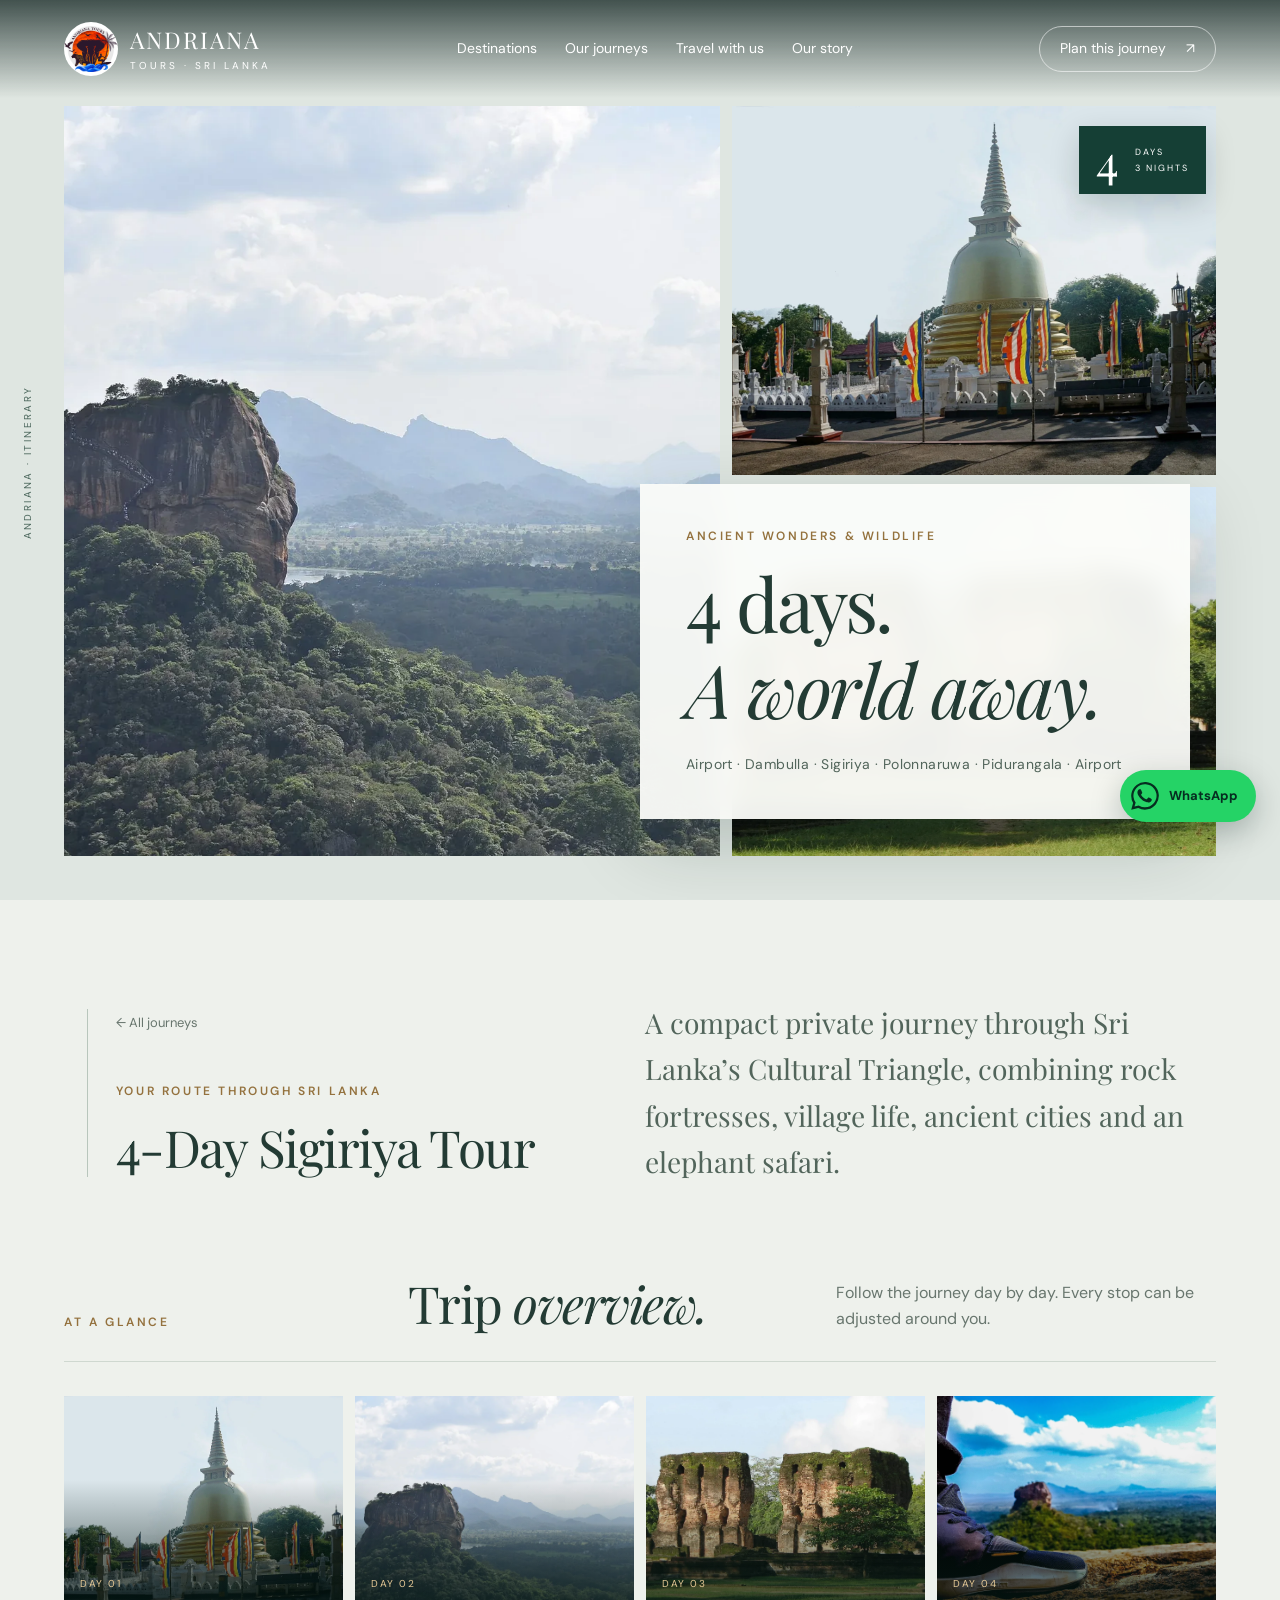
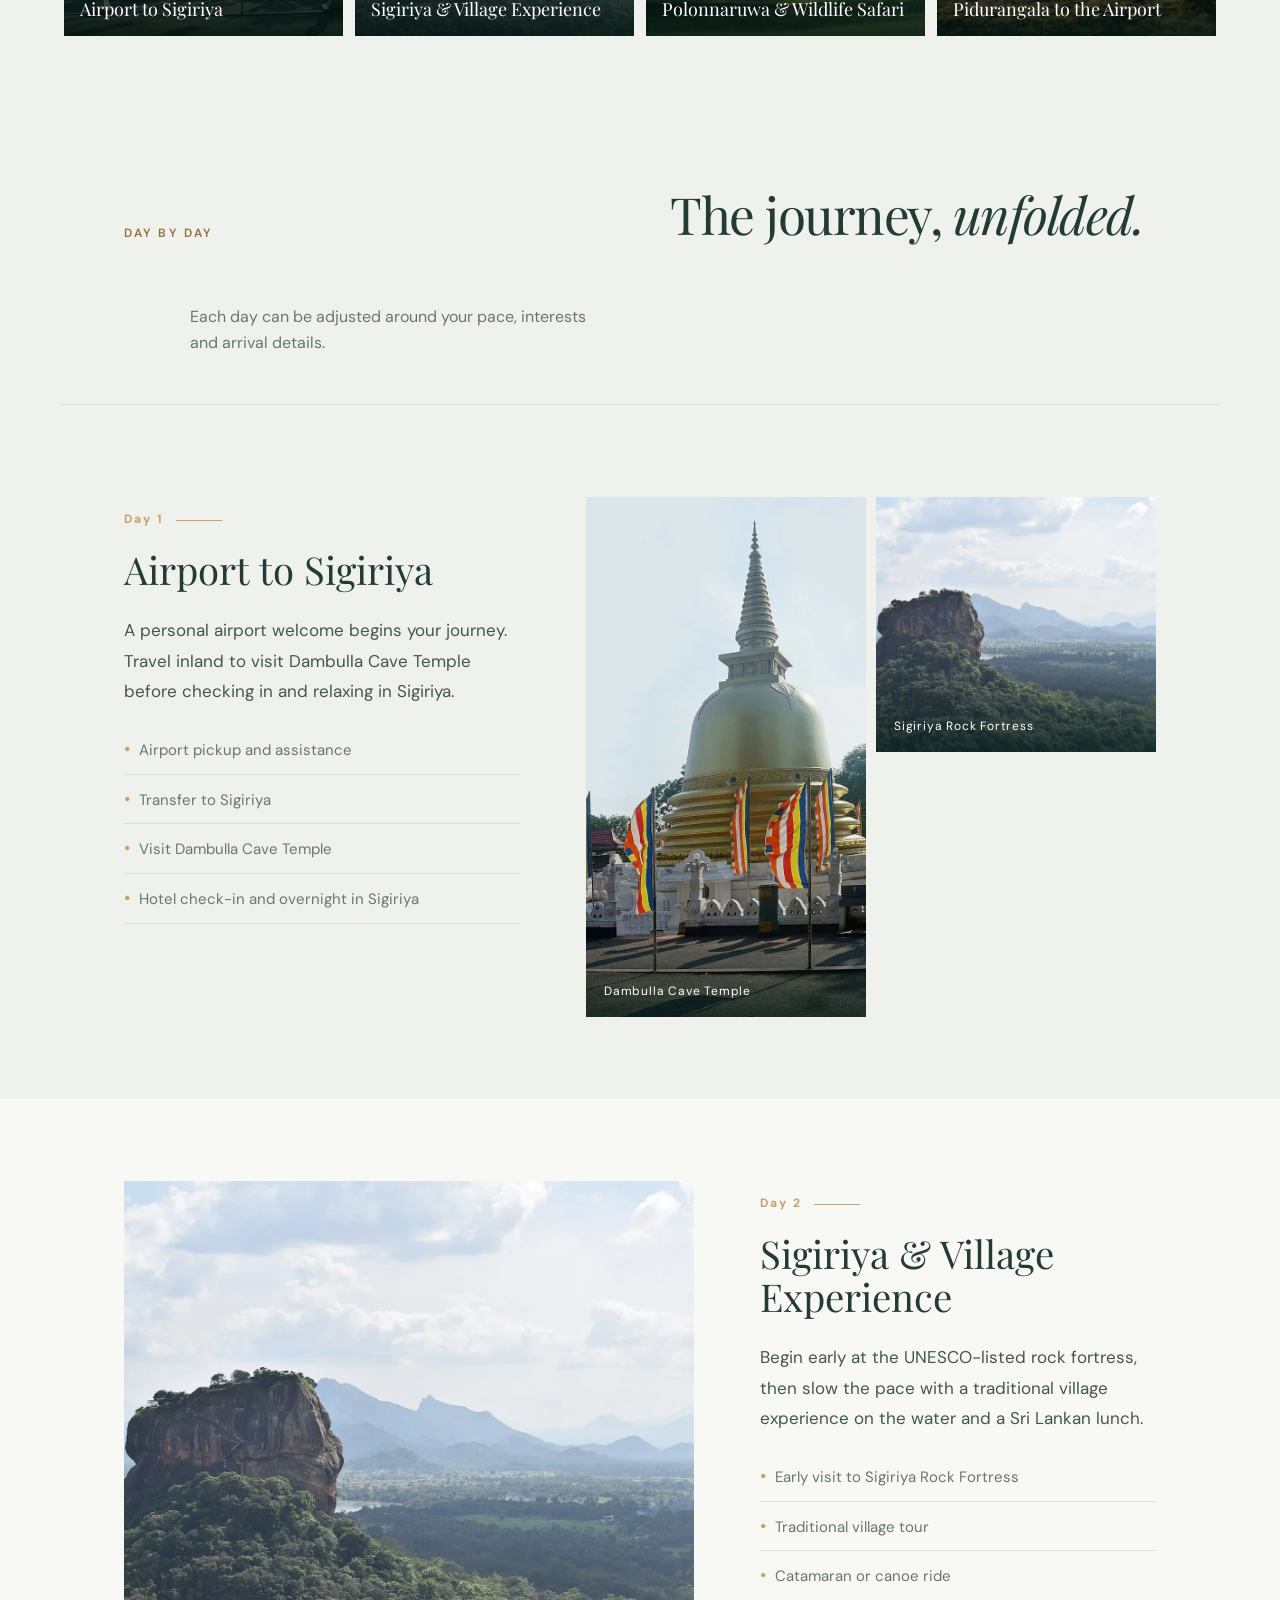
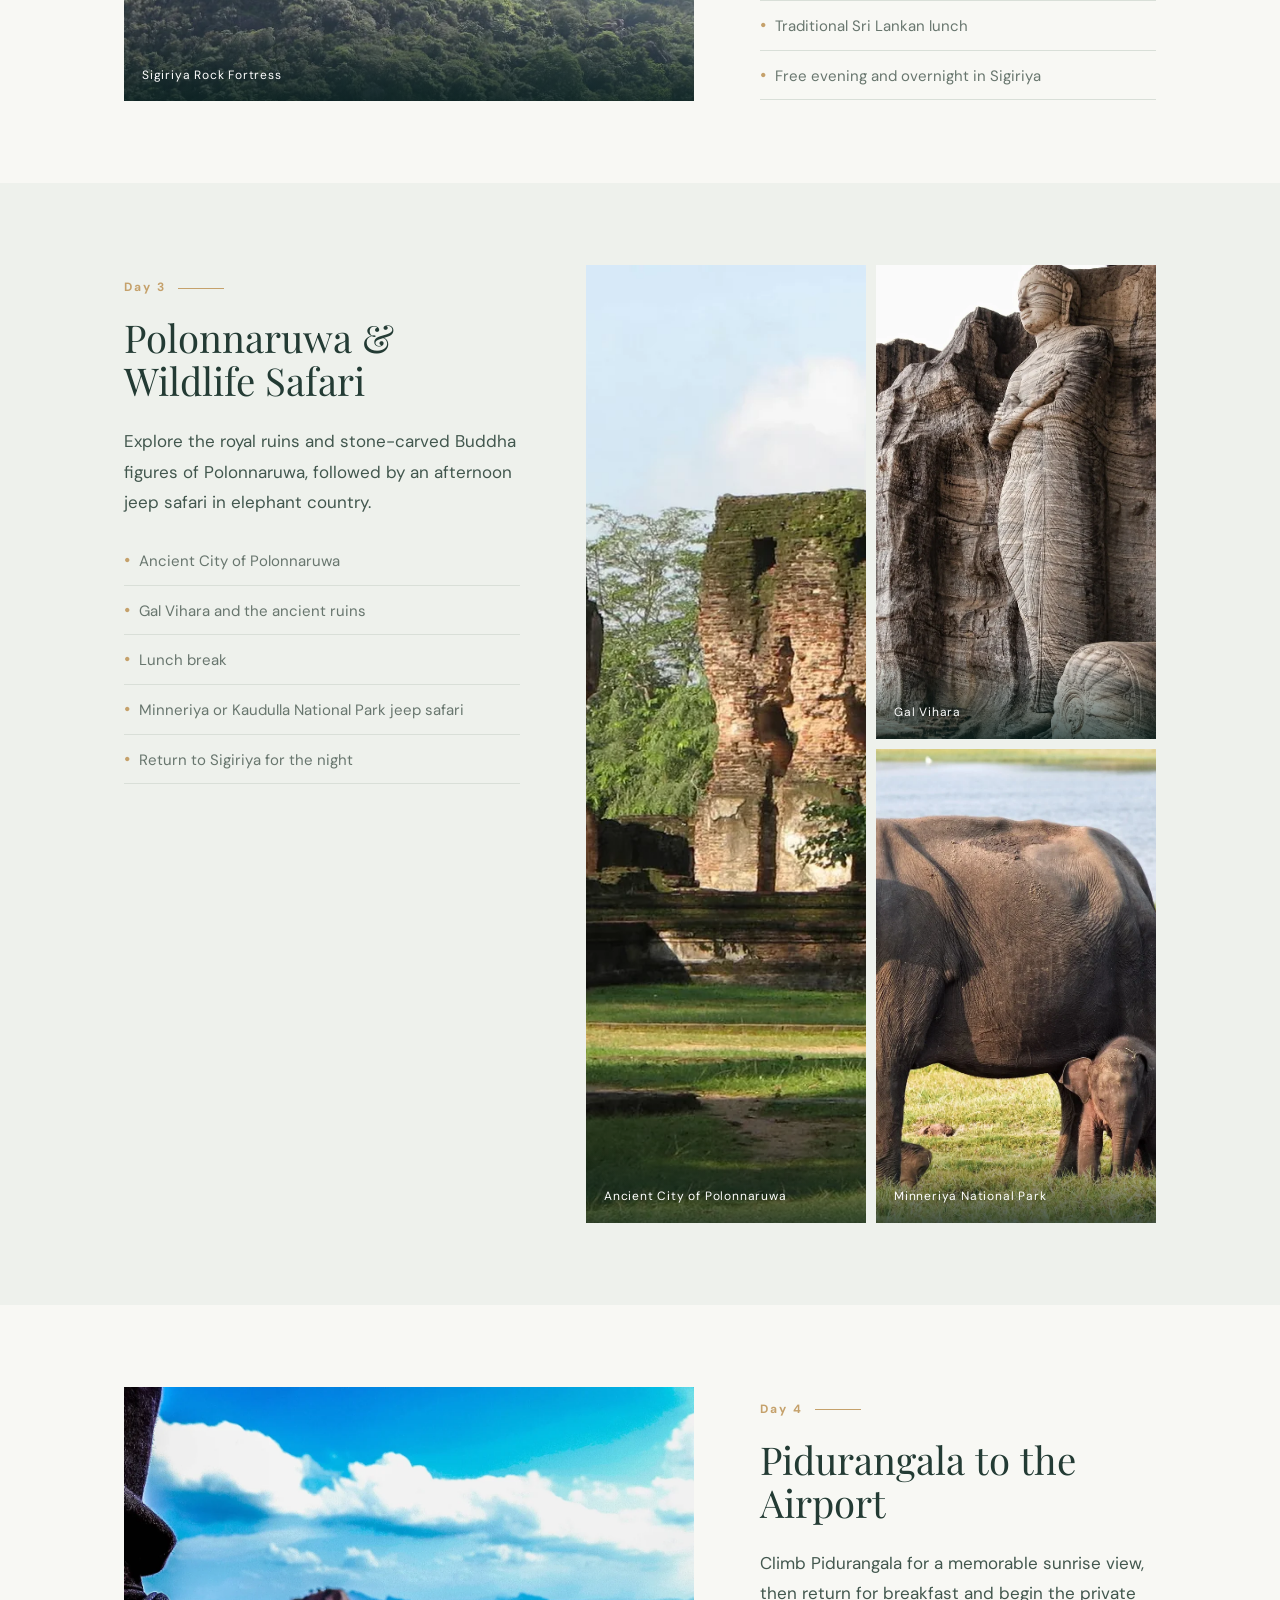
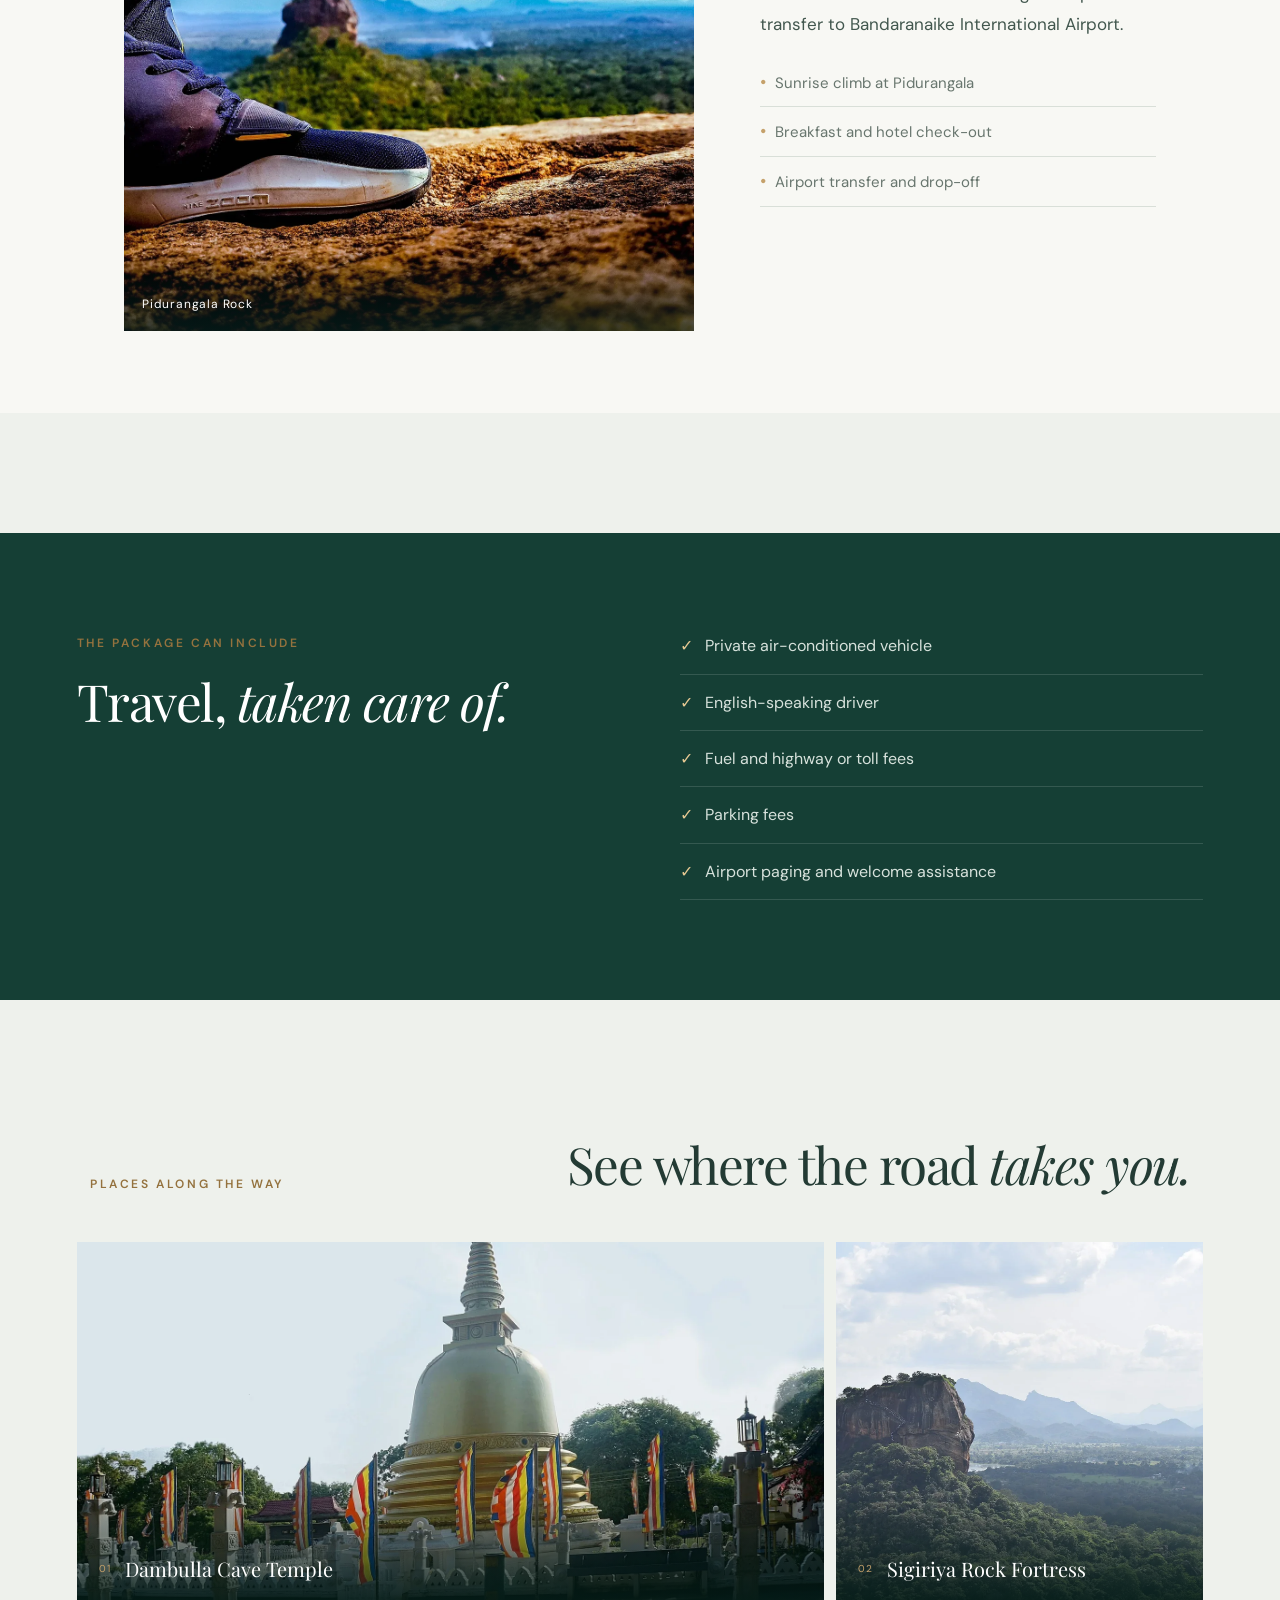
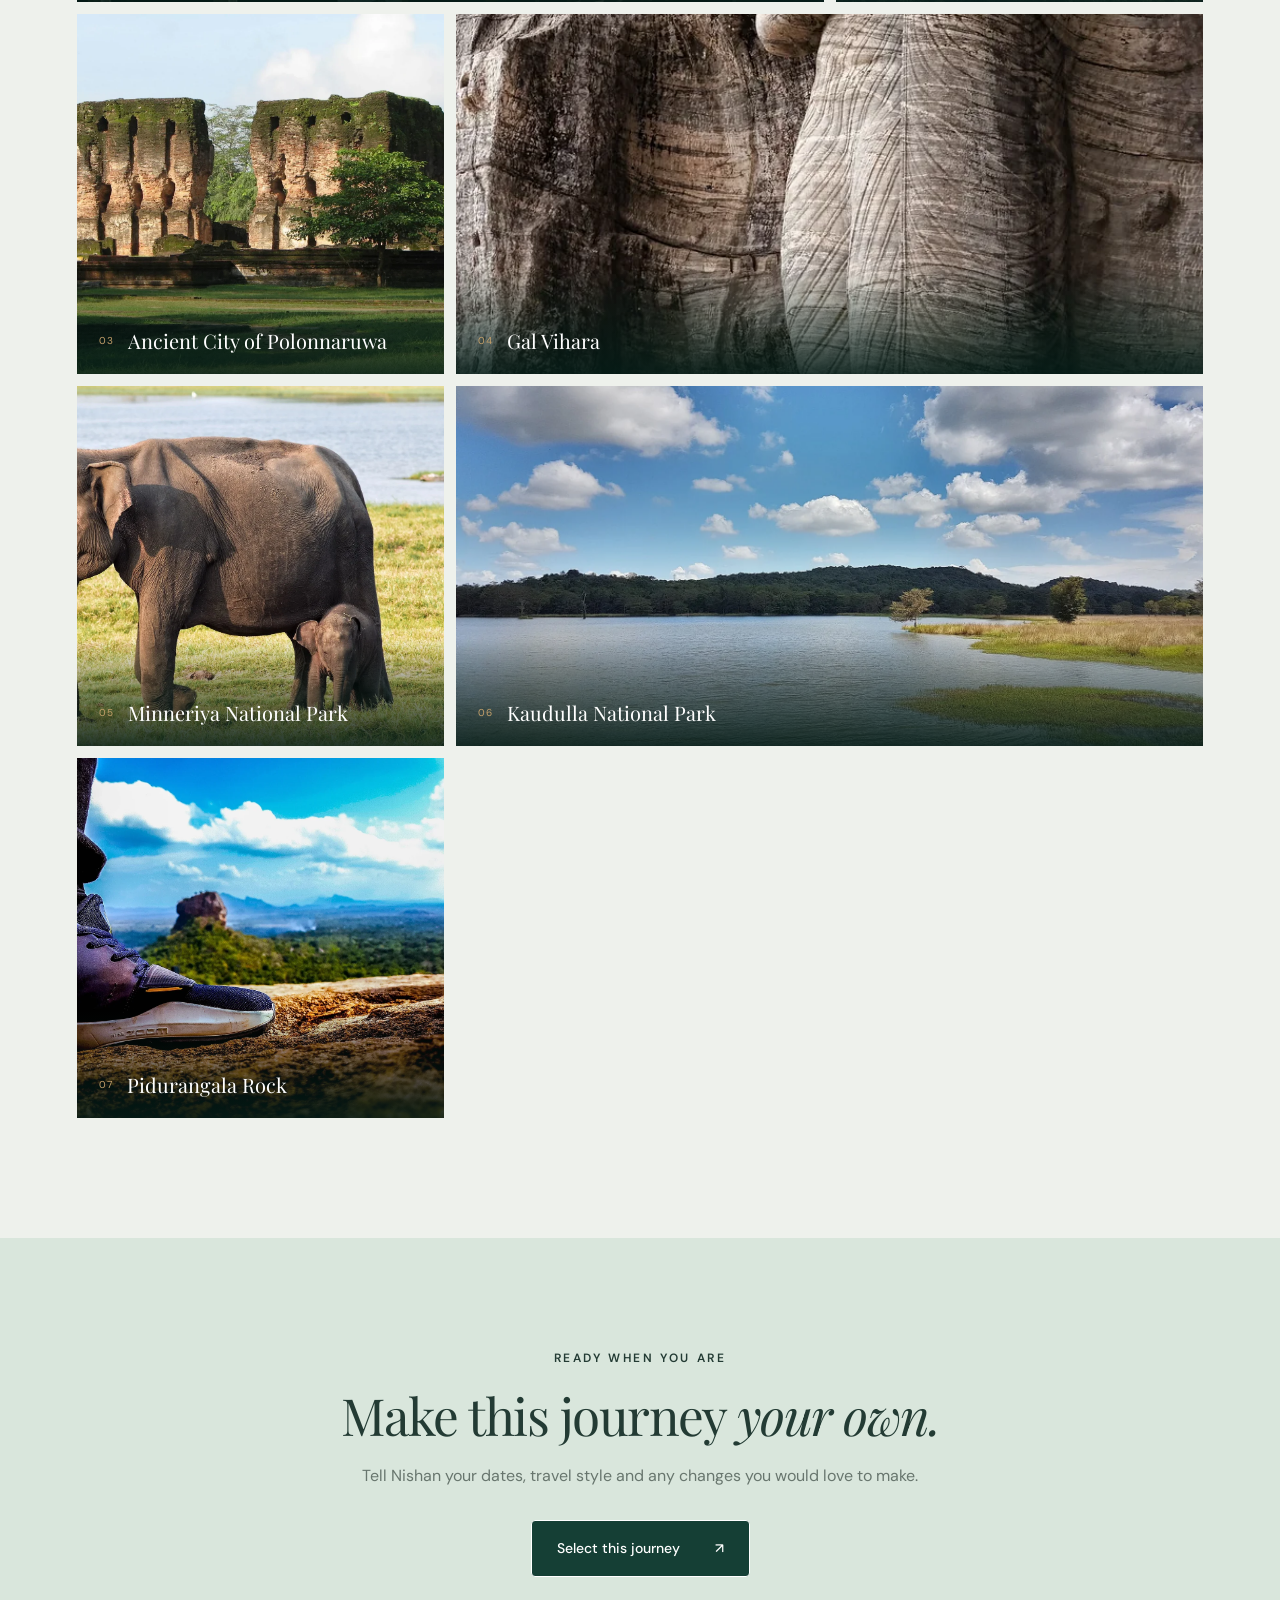
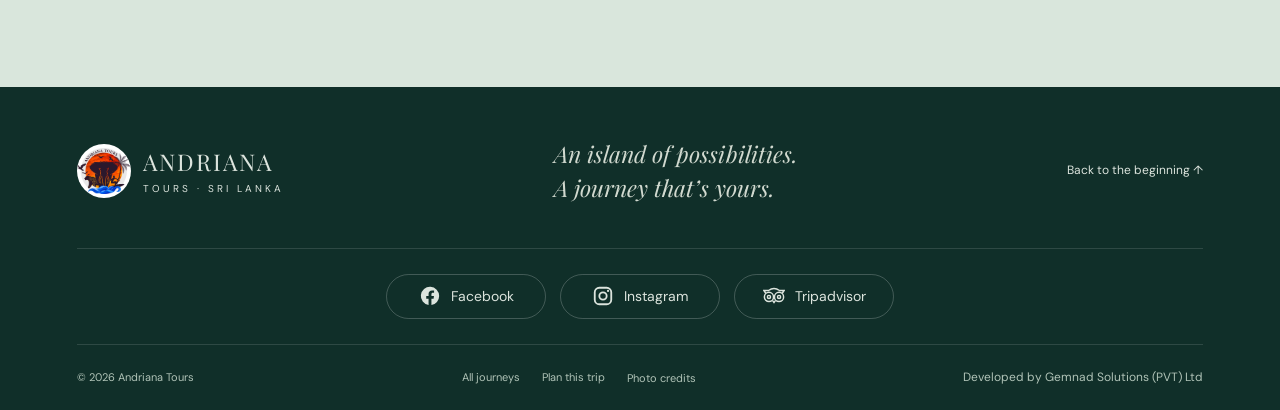
<file: tours/4-day-sigiriya.html>
<!doctype html>
<html lang="en"><head><meta charset="utf-8"><meta name="viewport" content="width=device-width,initial-scale=1"><meta name="theme-color" content="#153f35"><meta name="description" content="A compact private journey through Sri Lanka’s Cultural Triangle, combining rock fortresses, village life, ancient cities and an elephant safari."><title>4-Day Sigiriya Tour — Andriana Tours</title><link rel="icon" href="data:image/svg+xml,%3Csvg xmlns='http://www.w3.org/2000/svg' viewBox='0 0 40 40'%3E%3Crect width='40' height='40' rx='20' fill='%23153f35'/%3E%3Ctext x='20' y='29' text-anchor='middle' font-family='Georgia' font-size='30' fill='%23e3c799'%3EA%3C/text%3E%3C/svg%3E"><link rel="preconnect" href="https://fonts.googleapis.com"><link rel="preconnect" href="https://fonts.gstatic.com" crossorigin><link href="https://fonts.googleapis.com/css2?family=DM+Sans:wght@400;500;600;700&family=Playfair+Display:ital,wght@0,400;0,500;0,600;1,400;1,500&display=swap" rel="stylesheet"><link rel="stylesheet" href="../style.css"><link rel="stylesheet" href="../tour.css"></head>
<body class="tour-page"><a class="skip" href="#itinerary">Skip to itinerary</a>
<header><a class="brand" href="../index.html#home" aria-label="Andriana Tours home"><img src="../assets/logo.png?v=2" alt="Andriana Tours logo"><span>ANDRIANA <small>TOURS · SRI LANKA</small></span></a><nav id="nav" aria-label="Main navigation"><a href="../index.html#destinations">Destinations</a><a href="../index.html#tours">Our journeys</a><a href="../index.html#transport">Travel with us</a><a href="../index.html#about">Our story</a></nav><a class="nav-cta" href="../index.html?tour=4-Day%20Sigiriya%20Tour#inquiry">Plan this journey <span>↗</span></a><button class="menu" aria-label="Open navigation" aria-expanded="false" aria-controls="nav">☰</button></header>
<main><section class="tour-hero"><img src="../assets/itinerary/sigiriya.webp" alt="Sigiriya Rock Fortress"><div class="tour-hero-shade"></div><div class="tour-hero-copy"><p class="eyebrow">ANCIENT WONDERS &amp; WILDLIFE</p><h1>4 days.<br><em>A world away.</em></h1><p>Airport · Dambulla · Sigiriya · Polonnaruwa · Pidurangala · Airport</p></div><div class="tour-duration"><strong>4</strong><span>DAYS<br>3 NIGHTS</span></div></section>
<section class="tour-intro"><div><a href="../index.html#tours">← All journeys</a><p class="eyebrow gold">YOUR ROUTE THROUGH SRI LANKA</p><h2>4-Day Sigiriya Tour</h2></div><p>A compact private journey through Sri Lanka’s Cultural Triangle, combining rock fortresses, village life, ancient cities and an elephant safari.</p></section>
<section class="itinerary" id="itinerary"><div class="itinerary-heading"><p class="eyebrow gold">DAY BY DAY</p><h2>The journey, <em>unfolded.</em></h2><p>Each day can be adjusted around your pace, interests and arrival details.</p></div><article class="itinerary-day">
            <div class="day-number"><span>Day 1</span><strong>Airport to Sigiriya</strong></div>
            <div class="day-copy"><p>A personal airport welcome begins your journey. Travel inland to visit Dambulla Cave Temple before checking in and relaxing in Sigiriya.</p><ul><li>Airport pickup and assistance</li><li>Transfer to Sigiriya</li><li>Visit Dambulla Cave Temple</li><li>Hotel check-in and overnight in Sigiriya</li></ul></div>
            <div class="day-photos"><figure><img src="../assets/itinerary/dambulla.webp" loading="lazy" alt="Dambulla Cave Temple"><figcaption>Dambulla Cave Temple</figcaption></figure><figure><img src="../assets/itinerary/sigiriya.webp" loading="lazy" alt="Sigiriya Rock Fortress"><figcaption>Sigiriya Rock Fortress</figcaption></figure></div>
        </article><article class="itinerary-day">
            <div class="day-number"><span>Day 2</span><strong>Sigiriya &amp; Village Experience</strong></div>
            <div class="day-copy"><p>Begin early at the UNESCO-listed rock fortress, then slow the pace with a traditional village experience on the water and a Sri Lankan lunch.</p><ul><li>Early visit to Sigiriya Rock Fortress</li><li>Traditional village tour</li><li>Catamaran or canoe ride</li><li>Traditional Sri Lankan lunch</li><li>Free evening and overnight in Sigiriya</li></ul></div>
            <div class="day-photos"><figure><img src="../assets/itinerary/sigiriya.webp" loading="lazy" alt="Sigiriya Rock Fortress"><figcaption>Sigiriya Rock Fortress</figcaption></figure></div>
        </article><article class="itinerary-day">
            <div class="day-number"><span>Day 3</span><strong>Polonnaruwa &amp; Wildlife Safari</strong></div>
            <div class="day-copy"><p>Explore the royal ruins and stone-carved Buddha figures of Polonnaruwa, followed by an afternoon jeep safari in elephant country.</p><ul><li>Ancient City of Polonnaruwa</li><li>Gal Vihara and the ancient ruins</li><li>Lunch break</li><li>Minneriya or Kaudulla National Park jeep safari</li><li>Return to Sigiriya for the night</li></ul></div>
            <div class="day-photos"><figure><img src="../assets/itinerary/polonnaruwa.webp" loading="lazy" alt="Ancient City of Polonnaruwa"><figcaption>Ancient City of Polonnaruwa</figcaption></figure><figure><img src="../assets/itinerary/gal-vihara.webp" loading="lazy" alt="Gal Vihara"><figcaption>Gal Vihara</figcaption></figure><figure><img src="../assets/itinerary/minneriya.webp" loading="lazy" alt="Minneriya National Park"><figcaption>Minneriya National Park</figcaption></figure><figure><img src="../assets/itinerary/kaudulla.webp" loading="lazy" alt="Kaudulla National Park"><figcaption>Kaudulla National Park</figcaption></figure></div>
        </article><article class="itinerary-day">
            <div class="day-number"><span>Day 4</span><strong>Pidurangala to the Airport</strong></div>
            <div class="day-copy"><p>Climb Pidurangala for a memorable sunrise view, then return for breakfast and begin the private transfer to Bandaranaike International Airport.</p><ul><li>Sunrise climb at Pidurangala</li><li>Breakfast and hotel check-out</li><li>Airport transfer and drop-off</li></ul></div>
            <div class="day-photos"><figure><img src="../assets/itinerary/pidurangala.webp" loading="lazy" alt="Pidurangala Rock"><figcaption>Pidurangala Rock</figcaption></figure></div>
        </article></section>
<section class="tour-included"><div><p class="eyebrow gold">THE PACKAGE CAN INCLUDE</p><h2>Travel, <em>taken care of.</em></h2></div><ul><li>Private air-conditioned vehicle</li><li>English-speaking driver</li><li>Fuel and highway or toll fees</li><li>Parking fees</li><li>Airport paging and welcome assistance</li></ul></section>
<section class="places"><div class="places-heading"><p class="eyebrow gold">PLACES ALONG THE WAY</p><h2>See where the road <em>takes you.</em></h2></div><div class="place-grid"><figure class="place-card"><img src="../assets/itinerary/dambulla.webp" loading="lazy" alt="Dambulla Cave Temple"><figcaption><span>01</span>Dambulla Cave Temple</figcaption></figure><figure class="place-card"><img src="../assets/itinerary/sigiriya.webp" loading="lazy" alt="Sigiriya Rock Fortress"><figcaption><span>02</span>Sigiriya Rock Fortress</figcaption></figure><figure class="place-card"><img src="../assets/itinerary/polonnaruwa.webp" loading="lazy" alt="Ancient City of Polonnaruwa"><figcaption><span>03</span>Ancient City of Polonnaruwa</figcaption></figure><figure class="place-card"><img src="../assets/itinerary/gal-vihara.webp" loading="lazy" alt="Gal Vihara"><figcaption><span>04</span>Gal Vihara</figcaption></figure><figure class="place-card"><img src="../assets/itinerary/minneriya.webp" loading="lazy" alt="Minneriya National Park"><figcaption><span>05</span>Minneriya National Park</figcaption></figure><figure class="place-card"><img src="../assets/itinerary/kaudulla.webp" loading="lazy" alt="Kaudulla National Park"><figcaption><span>06</span>Kaudulla National Park</figcaption></figure><figure class="place-card"><img src="../assets/itinerary/pidurangala.webp" loading="lazy" alt="Pidurangala Rock"><figcaption><span>07</span>Pidurangala Rock</figcaption></figure></div></section>
<section class="tour-cta"><p class="eyebrow">READY WHEN YOU ARE</p><h2>Make this journey <em>your own.</em></h2><p>Tell Nishan your dates, travel style and any changes you would love to make.</p><a class="button light" href="../index.html?tour=4-Day%20Sigiriya%20Tour#inquiry">Select this journey <span>↗</span></a></section>
<footer><div class="footer-top"><a class="brand" href="../index.html#home"><img src="../assets/logo.png?v=2" alt="Andriana Tours"><span>ANDRIANA<small>TOURS · SRI LANKA</small></span></a><p>An island of possibilities.<br>A journey that’s yours.</p><a href="#" class="back-top">Back to the beginning ↑</a></div><div class="footer-social" aria-label="Andriana Tours social media"><a target="_blank" rel="noopener" href="https://www.facebook.com/profile.php?id=61572934062039"><svg class="social-icon" viewBox="0 0 24 24" fill="currentColor" aria-hidden="true"><path d="M22 12a10 10 0 1 0-11.56 9.88v-6.99H7.9V12h2.54V9.8c0-2.51 1.49-3.9 3.77-3.9 1.09 0 2.23.2 2.23.2v2.46h-1.26c-1.24 0-1.62.77-1.62 1.56V12h2.77l-.44 2.89h-2.33v6.99A10 10 0 0 0 22 12Z"/></svg><span>Facebook</span></a><a target="_blank" rel="noopener" href="https://www.instagram.com/andrianatours?fbclid=IwY2xjawUru6RleHRuA2FlbQIxMABwZG9mBWJyaWQRMUNVSnVTVG1nUTlPUmt4NDRzcnRjBmFwcF9pZBAyMjIwMzkxNzg4MjAwODkyAAEexrFtVqedXEXmJj9HDbJ_zXv2LYPNRX7h6BedtxuGw_cepoNSKjmJ-dhxQE8_aem_s1qhVCDlhxxsrtesguWzSg"><svg class="social-icon" viewBox="0 0 24 24" fill="currentColor" aria-hidden="true"><rect x="3" y="3" width="18" height="18" rx="5" fill="none" stroke="currentColor" stroke-width="2"/><circle cx="12" cy="12" r="4" fill="none" stroke="currentColor" stroke-width="2"/><circle cx="17.5" cy="6.5" r="1.2"/></svg><span>Instagram</span></a><a target="_blank" rel="noopener" href="https://www.tripadvisor.com/Attraction_Review-g297897-d32983059-Reviews-Andriana_Tours-Negombo_Western_Province.html"><svg class="social-icon" viewBox="0 0 24 24" fill="currentColor" aria-hidden="true"><g fill="none" stroke="currentColor" stroke-width="1.6"><circle cx="6.5" cy="13" r="5"/><circle cx="17.5" cy="13" r="5"/><circle cx="6.5" cy="13" r="1.7"/><circle cx="17.5" cy="13" r="1.7"/><path d="m10.5 17 1.5 2 1.5-2M3 9 1 6h5c4-3 8-3 12 0h5l-2 3"/></g></svg><span>Tripadvisor</span></a></div><div class="footer-bottom"><span>© <span id="year"></span> Andriana Tours</span><div><a href="../index.html#tours">All journeys</a><a href="../index.html?tour=4-Day%20Sigiriya%20Tour#inquiry">Plan this trip</a><button id="credits-button">Photo credits</button></div><span class="developer-credit">Developed by Gemnad Solutions (PVT) Ltd</span></div></footer>
<dialog id="credits-dialog"><button class="dialog-close" aria-label="Close photo credits">×</button><h2>Photo credits</h2><p>Images show the named places in this itinerary. Andriana Tours supplied the brand assets.</p><ul class="credit-list"><li>Dambulla Cave Temple — <a href="https://commons.wikimedia.org/wiki/File:Golden_dagoba_at_Dambulla_(Sri_Lanka)_2015.jpg" target="_blank" rel="noopener">Pierre André Leclercq</a> · <a href="https://creativecommons.org/licenses/by/4.0" target="_blank" rel="noopener">CC BY 4.0</a></li><li>Sigiriya Rock Fortress — <a href="https://commons.wikimedia.org/wiki/File:Sigiriya_Rock_Fortress_View_from_Pidurangala_Rock.jpg" target="_blank" rel="noopener">Gayomiw</a> · <a href="https://creativecommons.org/licenses/by-sa/4.0" target="_blank" rel="noopener">CC BY-SA 4.0</a></li><li>Ancient City of Polonnaruwa — <a href="https://commons.wikimedia.org/wiki/File:Polonnaruwa_01.jpg" target="_blank" rel="noopener">Bernard Gagnon</a> · <a href="https://creativecommons.org/licenses/by-sa/3.0" target="_blank" rel="noopener">CC BY-SA 3.0</a></li><li>Gal Vihara — <a href="https://commons.wikimedia.org/wiki/File:Gal_Vihara_Polonnaruwa_2.jpg" target="_blank" rel="noopener">Philip Nalangan</a> · <a href="https://creativecommons.org/licenses/by/4.0" target="_blank" rel="noopener">CC BY 4.0</a></li><li>Minneriya National Park — <a href="https://commons.wikimedia.org/wiki/File:Elephants_at_Minneriya_National_Park%2C_Sri_Lanka.jpg" target="_blank" rel="noopener">Eli Solidum</a> · <a href="https://creativecommons.org/licenses/by-sa/4.0" target="_blank" rel="noopener">CC BY-SA 4.0</a></li><li>Kaudulla National Park — <a href="https://commons.wikimedia.org/wiki/File:Water_hole_at_Kaudulla_national_park%2C_Sri_Lanka_(crop).jpg" target="_blank" rel="noopener">File:Water hole at Kaudulla national park, Sri Lanka.jpg: KR Chrutti
derivative work: Stegop</a> · <a href="https://creativecommons.org/licenses/by-sa/4.0" target="_blank" rel="noopener">CC BY-SA 4.0</a></li><li>Pidurangala Rock — <a href="https://commons.wikimedia.org/wiki/File:Sigiriya_from_Pidurangala_with_Traveler_Stepping.jpg" target="_blank" rel="noopener">Surath Lakpura Fernando</a> · <a href="https://creativecommons.org/licenses/by-sa/4.0" target="_blank" rel="noopener">CC BY-SA 4.0</a></li></ul></dialog></main><a class="whatsapp-float" href="https://wa.me/94769691805" target="_blank" rel="noopener" aria-label="Chat with Andriana Tours on WhatsApp"><svg class="social-icon" viewBox="0 0 24 24" fill="currentColor" aria-hidden="true"><path d="M20.5 3.5A11.9 11.9 0 0 0 1.8 17.9L.2 23.8l6-1.6a11.9 11.9 0 0 0 14.3-18.7ZM12 21.7a9.8 9.8 0 0 1-5-1.4l-.4-.2-3.6 1 1-3.5-.3-.4A9.9 9.9 0 1 1 12 21.7Zm5.4-7.4c-.3-.2-1.8-.9-2.1-1-.3-.1-.5-.2-.7.2l-1 1.2c-.2.2-.4.2-.7.1-1.8-.9-3-1.6-4.2-3.6-.3-.5.3-.5.9-1.7.1-.2 0-.4 0-.6l-1-2.2c-.2-.6-.5-.5-.7-.5h-.6c-.2 0-.5.1-.8.4-.3.3-1 1-1 2.5s1.1 2.9 1.3 3.1c.1.2 2.1 3.3 5.2 4.6 1.9.8 2.6.8 3.5.7 1.1-.2 1.8-.8 2.1-1.5.2-.7.2-1.3.1-1.4-.1-.1-.3-.2-.6-.3Z"/></svg><strong>WhatsApp</strong></a><script src="../tour.js"></script></body></html>
</file>
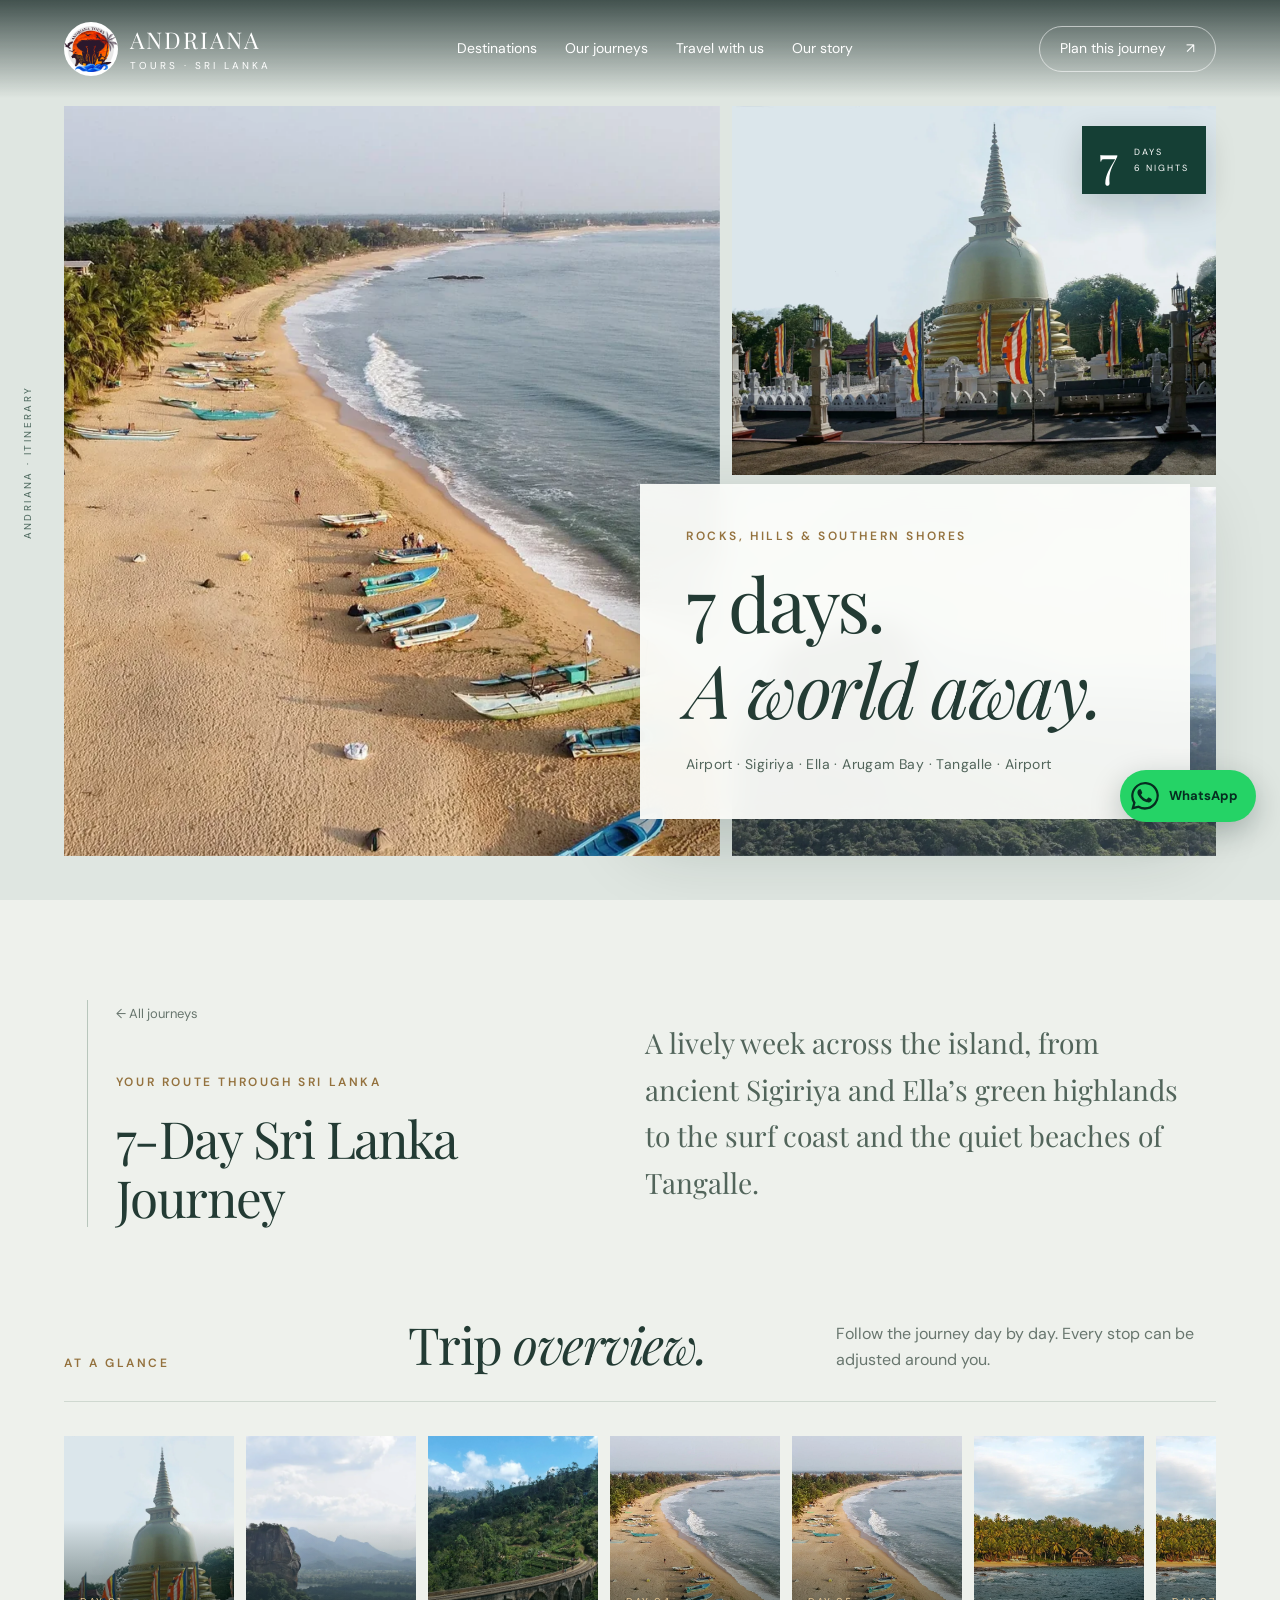
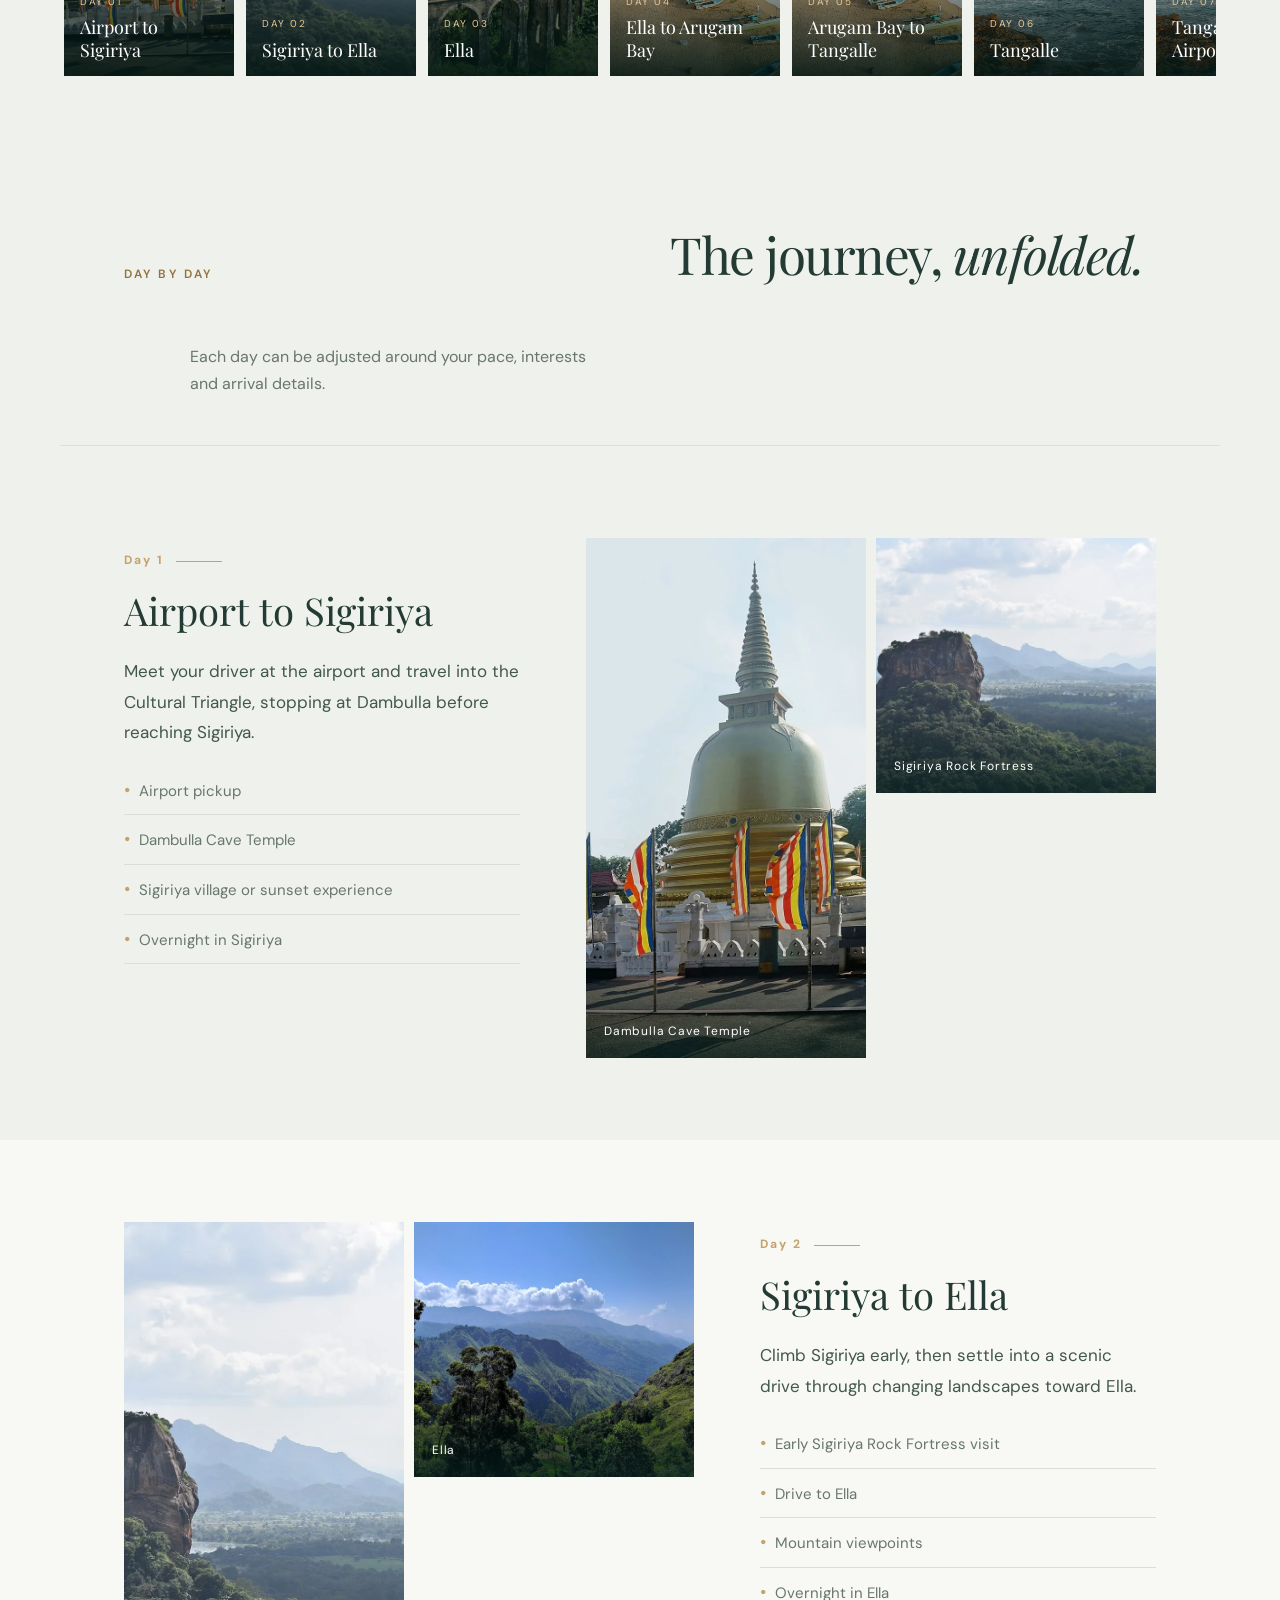
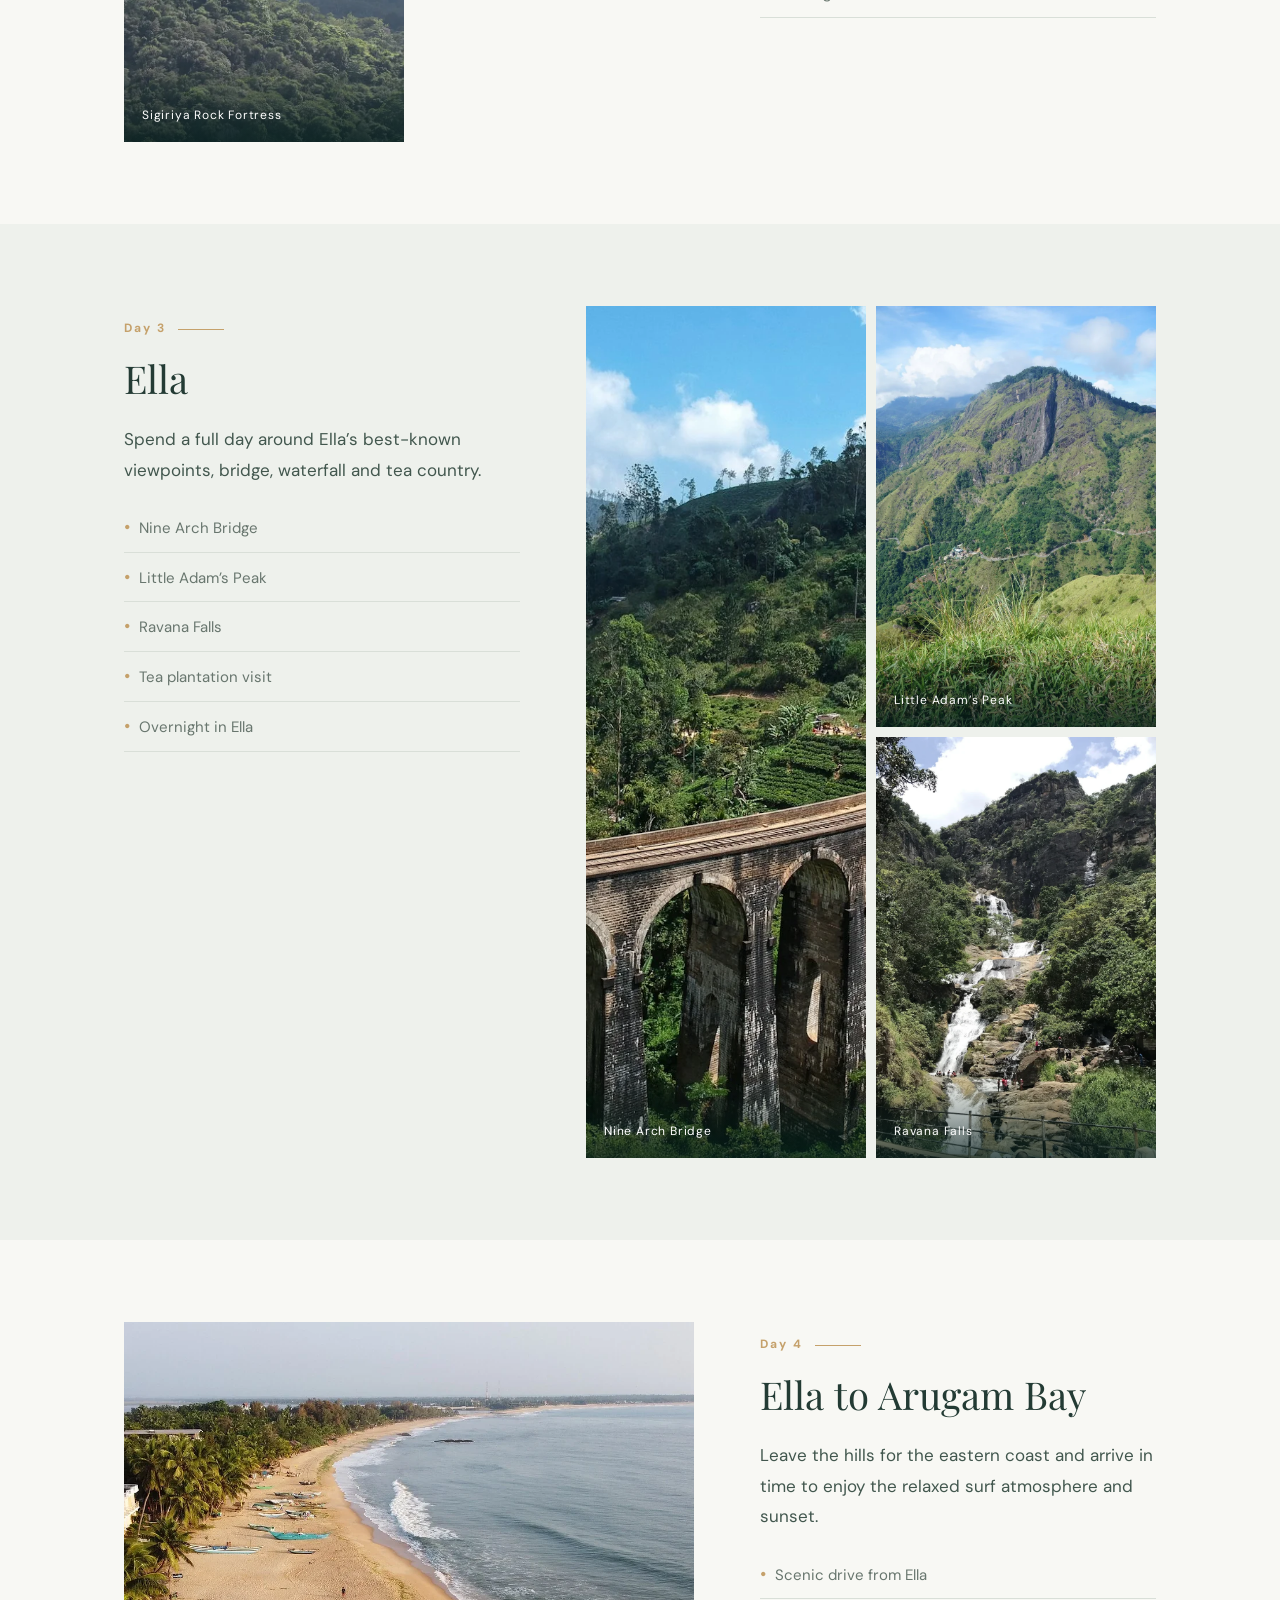
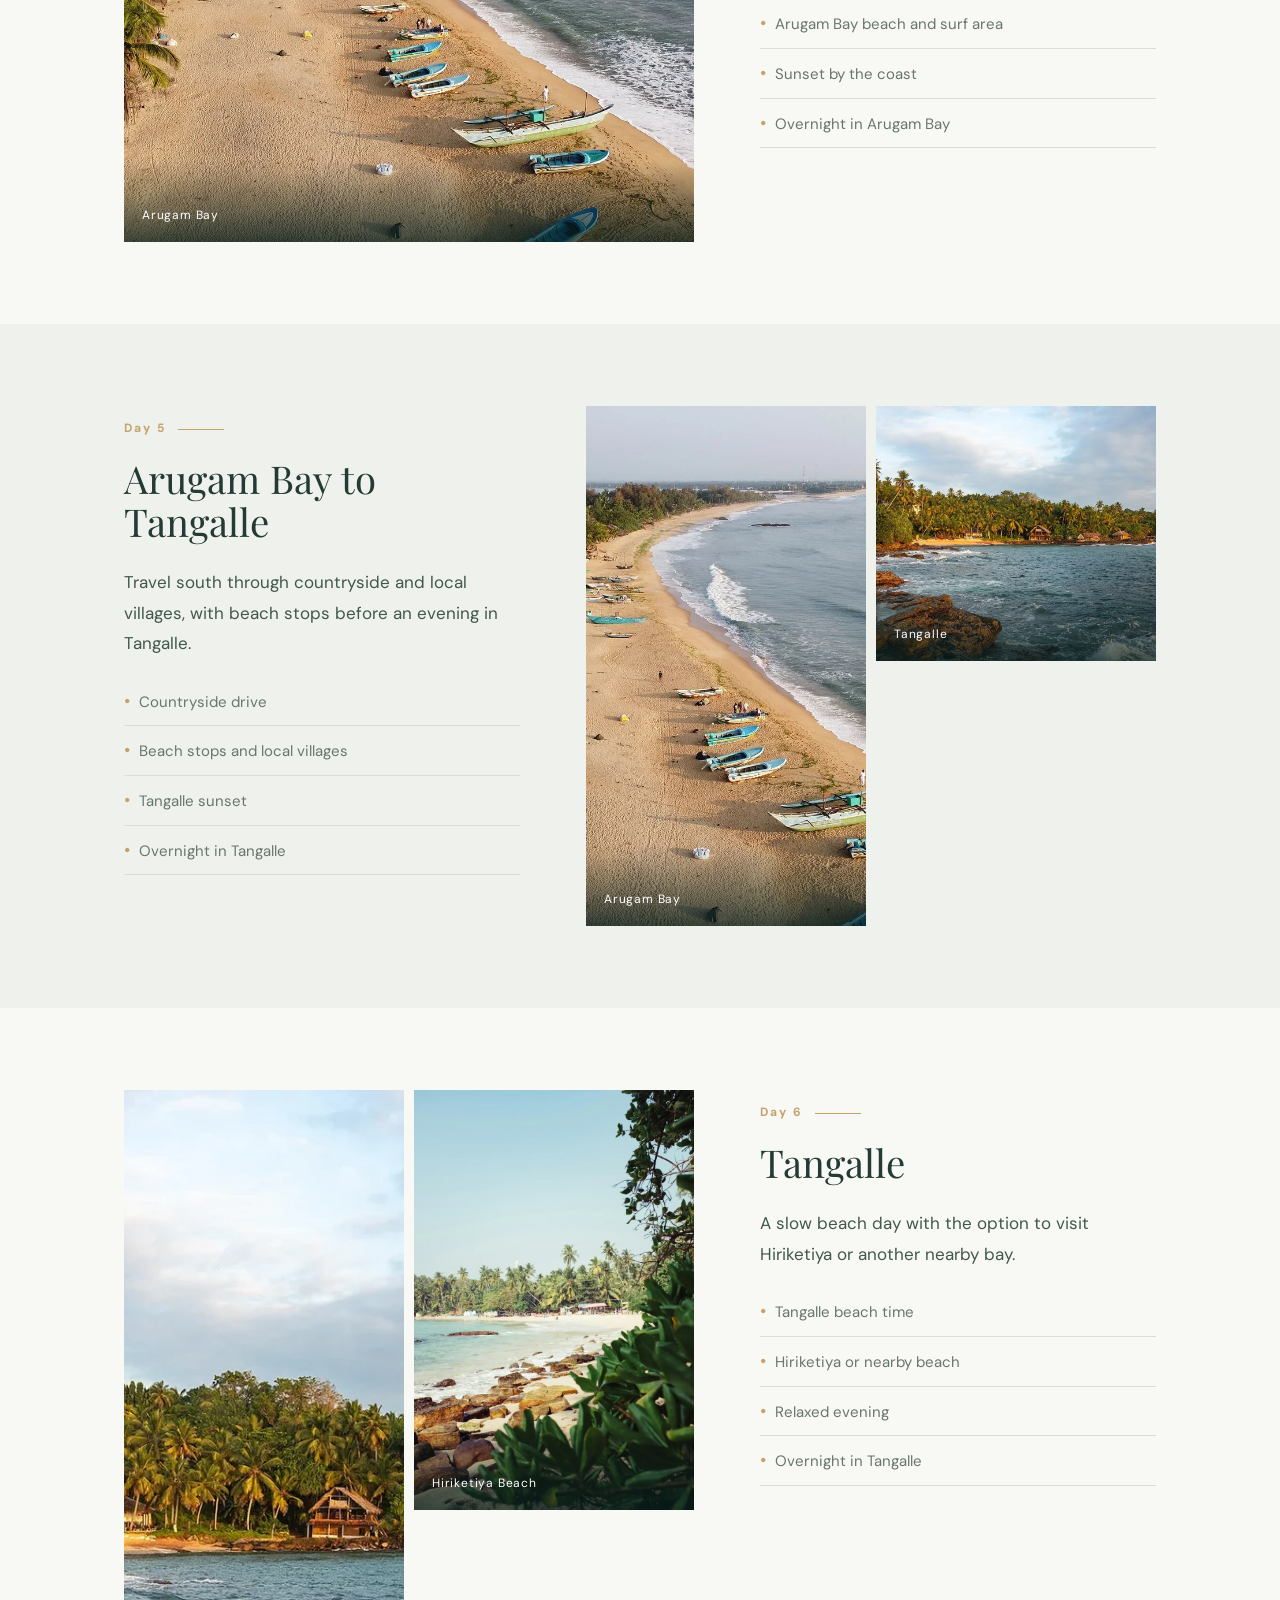
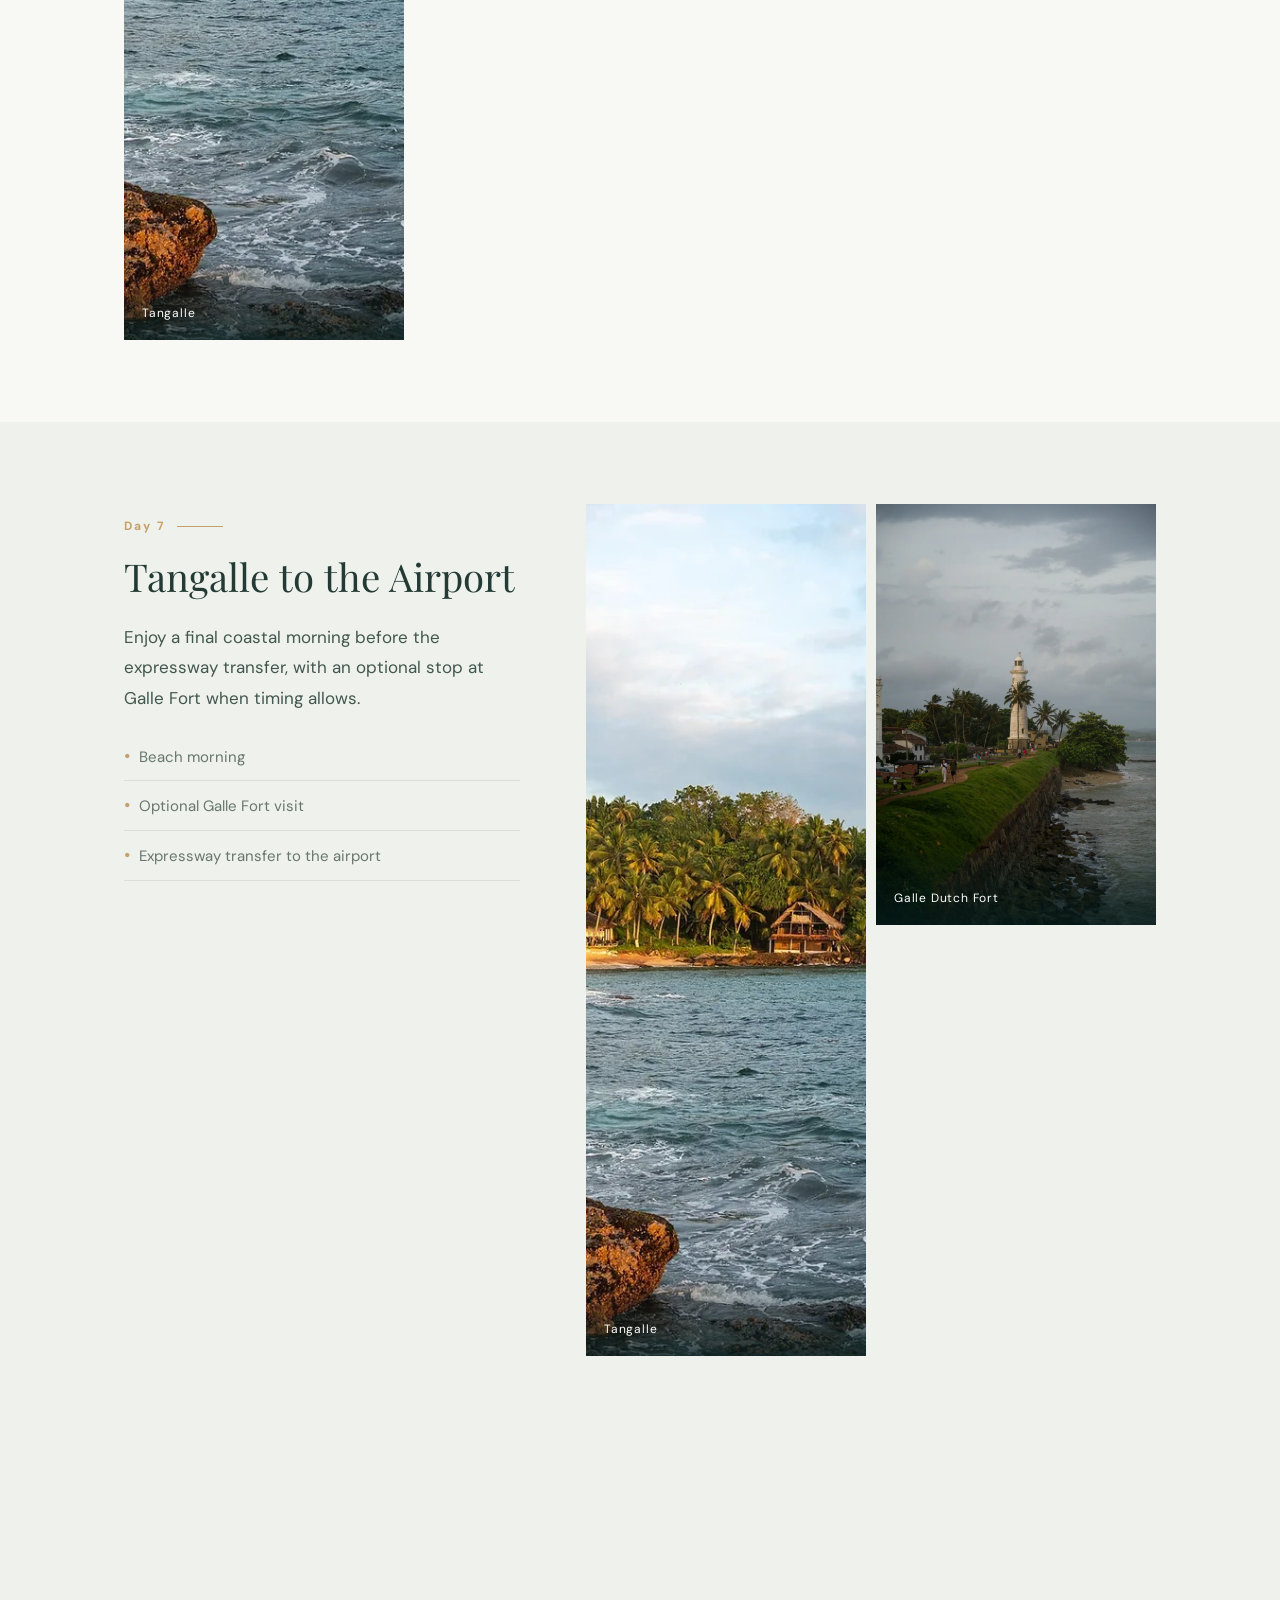
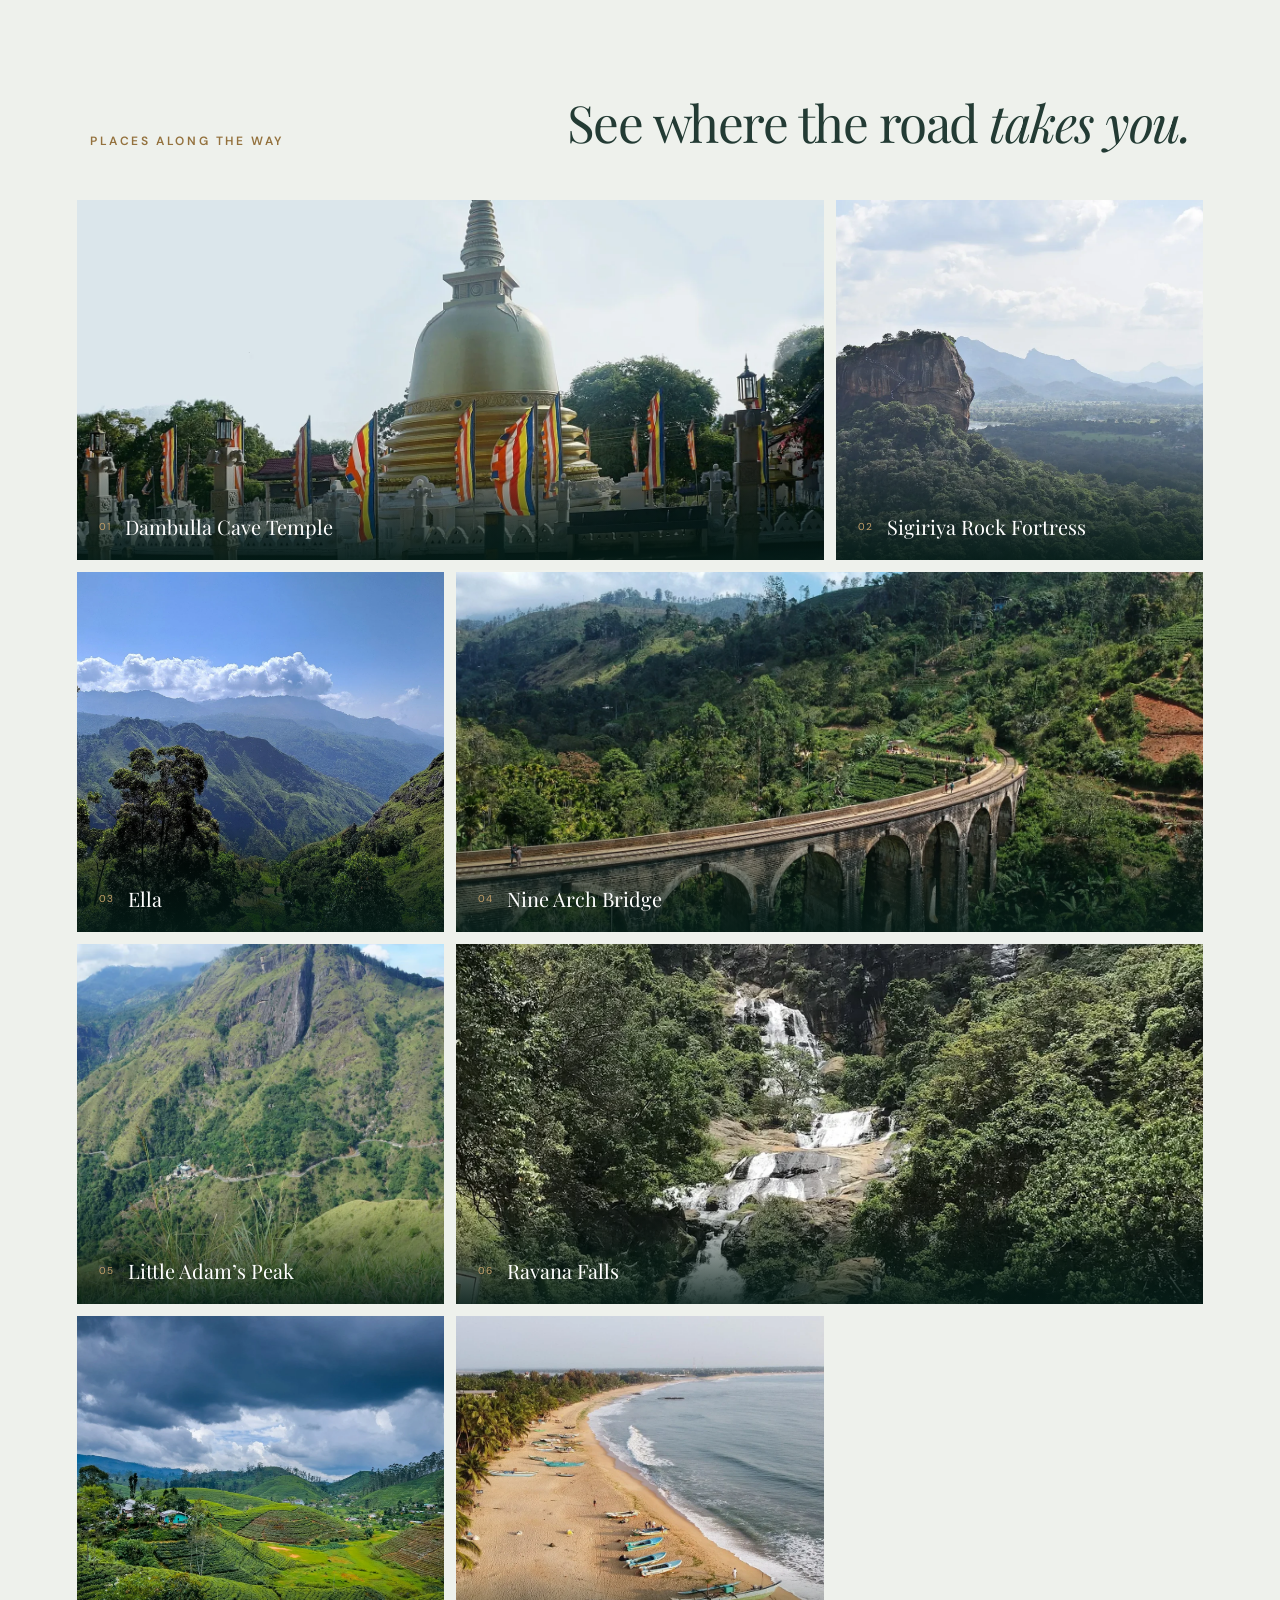
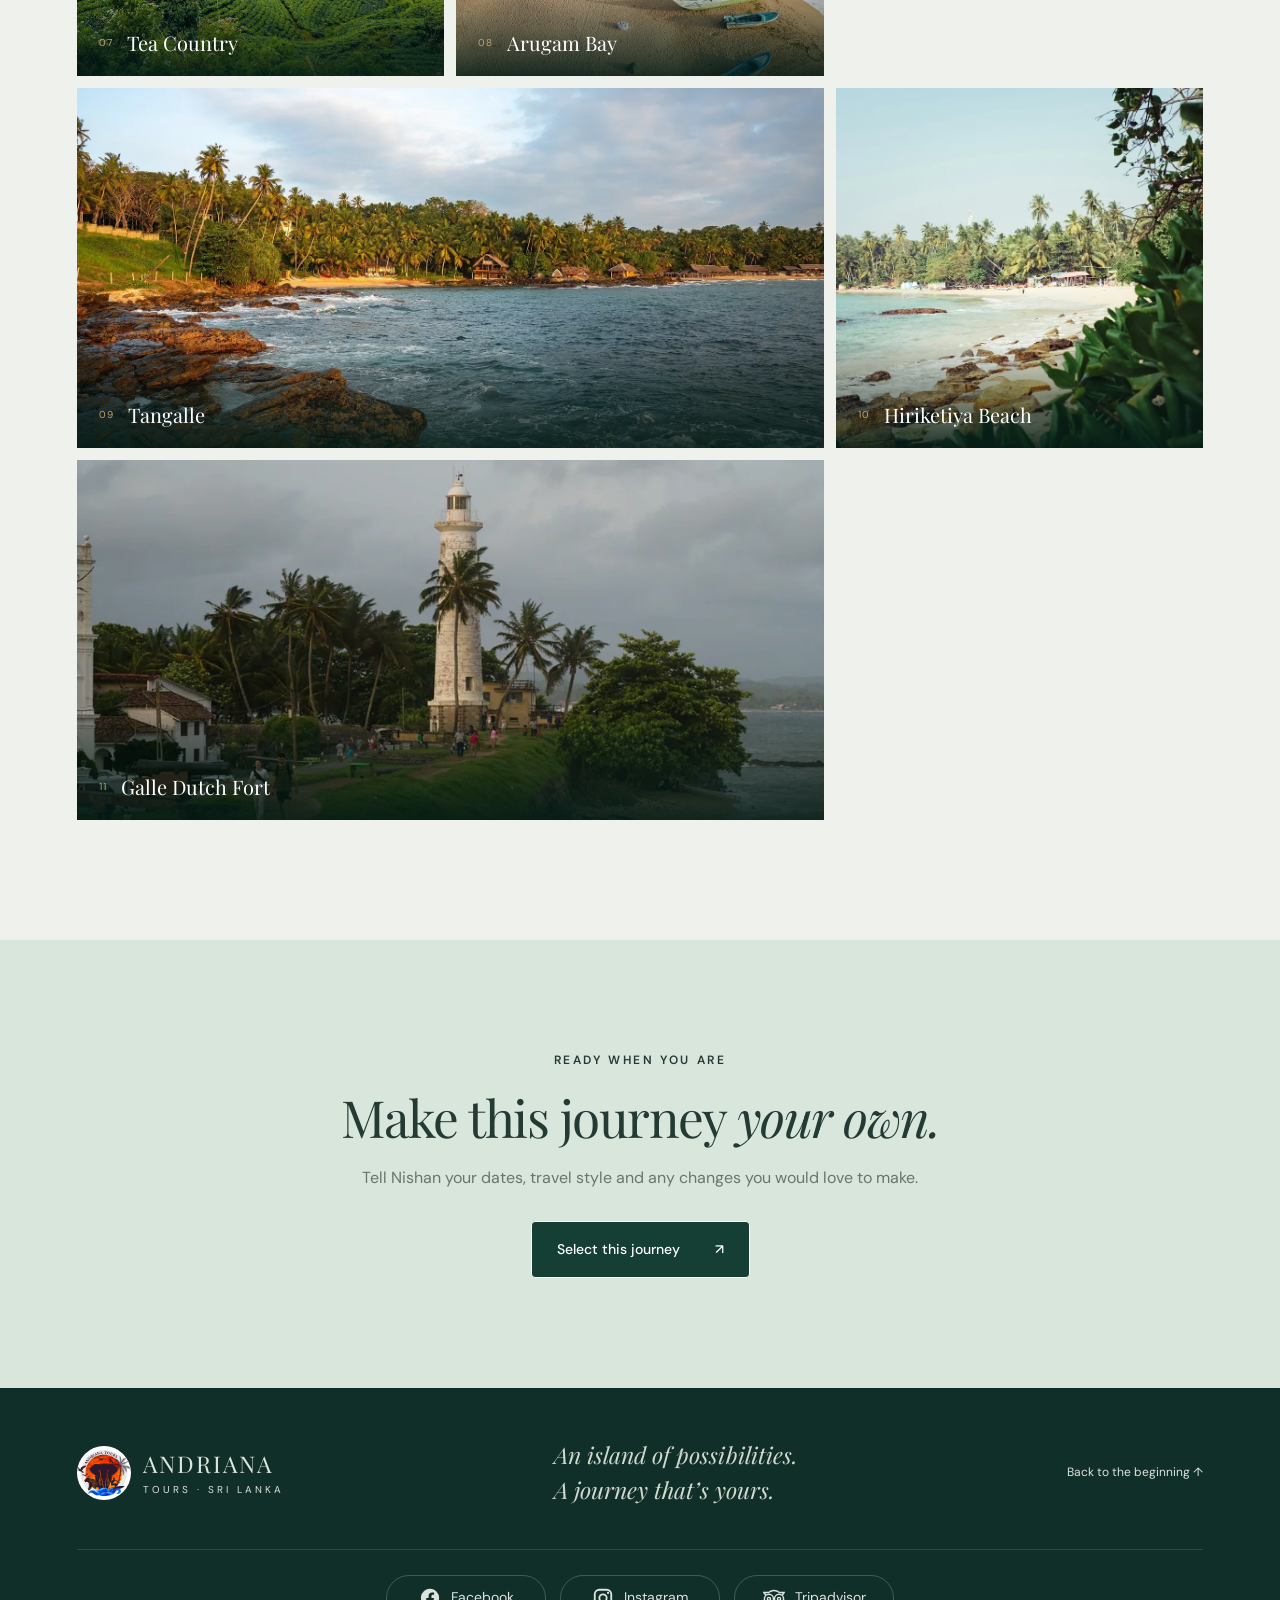
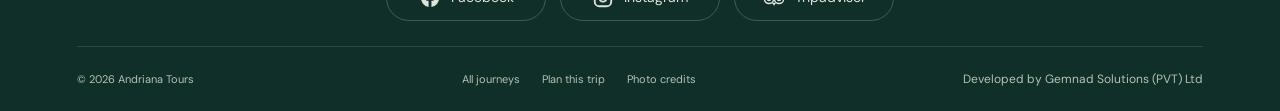
<file: tours/7-day-sri-lanka.html>
<!doctype html>
<html lang="en"><head><meta charset="utf-8"><meta name="viewport" content="width=device-width,initial-scale=1"><meta name="theme-color" content="#153f35"><meta name="description" content="A lively week across the island, from ancient Sigiriya and Ella’s green highlands to the surf coast and the quiet beaches of Tangalle."><title>7-Day Sri Lanka Journey — Andriana Tours</title><link rel="icon" href="data:image/svg+xml,%3Csvg xmlns='http://www.w3.org/2000/svg' viewBox='0 0 40 40'%3E%3Crect width='40' height='40' rx='20' fill='%23153f35'/%3E%3Ctext x='20' y='29' text-anchor='middle' font-family='Georgia' font-size='30' fill='%23e3c799'%3EA%3C/text%3E%3C/svg%3E"><link rel="preconnect" href="https://fonts.googleapis.com"><link rel="preconnect" href="https://fonts.gstatic.com" crossorigin><link href="https://fonts.googleapis.com/css2?family=DM+Sans:wght@400;500;600;700&family=Playfair+Display:ital,wght@0,400;0,500;0,600;1,400;1,500&display=swap" rel="stylesheet"><link rel="stylesheet" href="../style.css"><link rel="stylesheet" href="../tour.css"></head>
<body class="tour-page"><a class="skip" href="#itinerary">Skip to itinerary</a>
<header><a class="brand" href="../index.html#home" aria-label="Andriana Tours home"><img src="../assets/logo.png?v=2" alt="Andriana Tours logo"><span>ANDRIANA <small>TOURS · SRI LANKA</small></span></a><nav id="nav" aria-label="Main navigation"><a href="../index.html#destinations">Destinations</a><a href="../index.html#tours">Our journeys</a><a href="../index.html#transport">Travel with us</a><a href="../index.html#about">Our story</a></nav><a class="nav-cta" href="../index.html?tour=7-Day%20Sri%20Lanka%20Journey#inquiry">Plan this journey <span>↗</span></a><button class="menu" aria-label="Open navigation" aria-expanded="false" aria-controls="nav">☰</button></header>
<main><section class="tour-hero"><img src="../assets/itinerary/arugam-bay.webp" alt="Arugam Bay"><div class="tour-hero-shade"></div><div class="tour-hero-copy"><p class="eyebrow">ROCKS, HILLS &amp; SOUTHERN SHORES</p><h1>7 days.<br><em>A world away.</em></h1><p>Airport · Sigiriya · Ella · Arugam Bay · Tangalle · Airport</p></div><div class="tour-duration"><strong>7</strong><span>DAYS<br>6 NIGHTS</span></div></section>
<section class="tour-intro"><div><a href="../index.html#tours">← All journeys</a><p class="eyebrow gold">YOUR ROUTE THROUGH SRI LANKA</p><h2>7-Day Sri Lanka Journey</h2></div><p>A lively week across the island, from ancient Sigiriya and Ella’s green highlands to the surf coast and the quiet beaches of Tangalle.</p></section>
<section class="itinerary" id="itinerary"><div class="itinerary-heading"><p class="eyebrow gold">DAY BY DAY</p><h2>The journey, <em>unfolded.</em></h2><p>Each day can be adjusted around your pace, interests and arrival details.</p></div><article class="itinerary-day">
            <div class="day-number"><span>Day 1</span><strong>Airport to Sigiriya</strong></div>
            <div class="day-copy"><p>Meet your driver at the airport and travel into the Cultural Triangle, stopping at Dambulla before reaching Sigiriya.</p><ul><li>Airport pickup</li><li>Dambulla Cave Temple</li><li>Sigiriya village or sunset experience</li><li>Overnight in Sigiriya</li></ul></div>
            <div class="day-photos"><figure><img src="../assets/itinerary/dambulla.webp" loading="lazy" alt="Dambulla Cave Temple"><figcaption>Dambulla Cave Temple</figcaption></figure><figure><img src="../assets/itinerary/sigiriya.webp" loading="lazy" alt="Sigiriya Rock Fortress"><figcaption>Sigiriya Rock Fortress</figcaption></figure></div>
        </article><article class="itinerary-day">
            <div class="day-number"><span>Day 2</span><strong>Sigiriya to Ella</strong></div>
            <div class="day-copy"><p>Climb Sigiriya early, then settle into a scenic drive through changing landscapes toward Ella.</p><ul><li>Early Sigiriya Rock Fortress visit</li><li>Drive to Ella</li><li>Mountain viewpoints</li><li>Overnight in Ella</li></ul></div>
            <div class="day-photos"><figure><img src="../assets/itinerary/sigiriya.webp" loading="lazy" alt="Sigiriya Rock Fortress"><figcaption>Sigiriya Rock Fortress</figcaption></figure><figure><img src="../assets/itinerary/ella.webp" loading="lazy" alt="Ella"><figcaption>Ella</figcaption></figure></div>
        </article><article class="itinerary-day">
            <div class="day-number"><span>Day 3</span><strong>Ella</strong></div>
            <div class="day-copy"><p>Spend a full day around Ella’s best-known viewpoints, bridge, waterfall and tea country.</p><ul><li>Nine Arch Bridge</li><li>Little Adam’s Peak</li><li>Ravana Falls</li><li>Tea plantation visit</li><li>Overnight in Ella</li></ul></div>
            <div class="day-photos"><figure><img src="../assets/itinerary/nine-arch.webp" loading="lazy" alt="Nine Arch Bridge"><figcaption>Nine Arch Bridge</figcaption></figure><figure><img src="../assets/itinerary/little-adams-peak.webp" loading="lazy" alt="Little Adam’s Peak"><figcaption>Little Adam’s Peak</figcaption></figure><figure><img src="../assets/itinerary/ravana-falls.webp" loading="lazy" alt="Ravana Falls"><figcaption>Ravana Falls</figcaption></figure><figure><img src="../assets/itinerary/tea-plantation.webp" loading="lazy" alt="Tea Country"><figcaption>Tea Country</figcaption></figure></div>
        </article><article class="itinerary-day">
            <div class="day-number"><span>Day 4</span><strong>Ella to Arugam Bay</strong></div>
            <div class="day-copy"><p>Leave the hills for the eastern coast and arrive in time to enjoy the relaxed surf atmosphere and sunset.</p><ul><li>Scenic drive from Ella</li><li>Arugam Bay beach and surf area</li><li>Sunset by the coast</li><li>Overnight in Arugam Bay</li></ul></div>
            <div class="day-photos"><figure><img src="../assets/itinerary/arugam-bay.webp" loading="lazy" alt="Arugam Bay"><figcaption>Arugam Bay</figcaption></figure></div>
        </article><article class="itinerary-day">
            <div class="day-number"><span>Day 5</span><strong>Arugam Bay to Tangalle</strong></div>
            <div class="day-copy"><p>Travel south through countryside and local villages, with beach stops before an evening in Tangalle.</p><ul><li>Countryside drive</li><li>Beach stops and local villages</li><li>Tangalle sunset</li><li>Overnight in Tangalle</li></ul></div>
            <div class="day-photos"><figure><img src="../assets/itinerary/arugam-bay.webp" loading="lazy" alt="Arugam Bay"><figcaption>Arugam Bay</figcaption></figure><figure><img src="../assets/itinerary/tangalle.webp" loading="lazy" alt="Tangalle"><figcaption>Tangalle</figcaption></figure></div>
        </article><article class="itinerary-day">
            <div class="day-number"><span>Day 6</span><strong>Tangalle</strong></div>
            <div class="day-copy"><p>A slow beach day with the option to visit Hiriketiya or another nearby bay.</p><ul><li>Tangalle beach time</li><li>Hiriketiya or nearby beach</li><li>Relaxed evening</li><li>Overnight in Tangalle</li></ul></div>
            <div class="day-photos"><figure><img src="../assets/itinerary/tangalle.webp" loading="lazy" alt="Tangalle"><figcaption>Tangalle</figcaption></figure><figure><img src="../assets/itinerary/hiriketiya.webp" loading="lazy" alt="Hiriketiya Beach"><figcaption>Hiriketiya Beach</figcaption></figure></div>
        </article><article class="itinerary-day">
            <div class="day-number"><span>Day 7</span><strong>Tangalle to the Airport</strong></div>
            <div class="day-copy"><p>Enjoy a final coastal morning before the expressway transfer, with an optional stop at Galle Fort when timing allows.</p><ul><li>Beach morning</li><li>Optional Galle Fort visit</li><li>Expressway transfer to the airport</li></ul></div>
            <div class="day-photos"><figure><img src="../assets/itinerary/tangalle.webp" loading="lazy" alt="Tangalle"><figcaption>Tangalle</figcaption></figure><figure><img src="../assets/itinerary/galle-fort.webp" loading="lazy" alt="Galle Dutch Fort"><figcaption>Galle Dutch Fort</figcaption></figure></div>
        </article></section>

<section class="places"><div class="places-heading"><p class="eyebrow gold">PLACES ALONG THE WAY</p><h2>See where the road <em>takes you.</em></h2></div><div class="place-grid"><figure class="place-card"><img src="../assets/itinerary/dambulla.webp" loading="lazy" alt="Dambulla Cave Temple"><figcaption><span>01</span>Dambulla Cave Temple</figcaption></figure><figure class="place-card"><img src="../assets/itinerary/sigiriya.webp" loading="lazy" alt="Sigiriya Rock Fortress"><figcaption><span>02</span>Sigiriya Rock Fortress</figcaption></figure><figure class="place-card"><img src="../assets/itinerary/ella.webp" loading="lazy" alt="Ella"><figcaption><span>03</span>Ella</figcaption></figure><figure class="place-card"><img src="../assets/itinerary/nine-arch.webp" loading="lazy" alt="Nine Arch Bridge"><figcaption><span>04</span>Nine Arch Bridge</figcaption></figure><figure class="place-card"><img src="../assets/itinerary/little-adams-peak.webp" loading="lazy" alt="Little Adam’s Peak"><figcaption><span>05</span>Little Adam’s Peak</figcaption></figure><figure class="place-card"><img src="../assets/itinerary/ravana-falls.webp" loading="lazy" alt="Ravana Falls"><figcaption><span>06</span>Ravana Falls</figcaption></figure><figure class="place-card"><img src="../assets/itinerary/tea-plantation.webp" loading="lazy" alt="Tea Country"><figcaption><span>07</span>Tea Country</figcaption></figure><figure class="place-card"><img src="../assets/itinerary/arugam-bay.webp" loading="lazy" alt="Arugam Bay"><figcaption><span>08</span>Arugam Bay</figcaption></figure><figure class="place-card"><img src="../assets/itinerary/tangalle.webp" loading="lazy" alt="Tangalle"><figcaption><span>09</span>Tangalle</figcaption></figure><figure class="place-card"><img src="../assets/itinerary/hiriketiya.webp" loading="lazy" alt="Hiriketiya Beach"><figcaption><span>10</span>Hiriketiya Beach</figcaption></figure><figure class="place-card"><img src="../assets/itinerary/galle-fort.webp" loading="lazy" alt="Galle Dutch Fort"><figcaption><span>11</span>Galle Dutch Fort</figcaption></figure></div></section>
<section class="tour-cta"><p class="eyebrow">READY WHEN YOU ARE</p><h2>Make this journey <em>your own.</em></h2><p>Tell Nishan your dates, travel style and any changes you would love to make.</p><a class="button light" href="../index.html?tour=7-Day%20Sri%20Lanka%20Journey#inquiry">Select this journey <span>↗</span></a></section>
<footer><div class="footer-top"><a class="brand" href="../index.html#home"><img src="../assets/logo.png?v=2" alt="Andriana Tours"><span>ANDRIANA<small>TOURS · SRI LANKA</small></span></a><p>An island of possibilities.<br>A journey that’s yours.</p><a href="#" class="back-top">Back to the beginning ↑</a></div><div class="footer-social" aria-label="Andriana Tours social media"><a target="_blank" rel="noopener" href="https://www.facebook.com/profile.php?id=61572934062039"><svg class="social-icon" viewBox="0 0 24 24" fill="currentColor" aria-hidden="true"><path d="M22 12a10 10 0 1 0-11.56 9.88v-6.99H7.9V12h2.54V9.8c0-2.51 1.49-3.9 3.77-3.9 1.09 0 2.23.2 2.23.2v2.46h-1.26c-1.24 0-1.62.77-1.62 1.56V12h2.77l-.44 2.89h-2.33v6.99A10 10 0 0 0 22 12Z"/></svg><span>Facebook</span></a><a target="_blank" rel="noopener" href="https://www.instagram.com/andrianatours?fbclid=IwY2xjawUru6RleHRuA2FlbQIxMABwZG9mBWJyaWQRMUNVSnVTVG1nUTlPUmt4NDRzcnRjBmFwcF9pZBAyMjIwMzkxNzg4MjAwODkyAAEexrFtVqedXEXmJj9HDbJ_zXv2LYPNRX7h6BedtxuGw_cepoNSKjmJ-dhxQE8_aem_s1qhVCDlhxxsrtesguWzSg"><svg class="social-icon" viewBox="0 0 24 24" fill="currentColor" aria-hidden="true"><rect x="3" y="3" width="18" height="18" rx="5" fill="none" stroke="currentColor" stroke-width="2"/><circle cx="12" cy="12" r="4" fill="none" stroke="currentColor" stroke-width="2"/><circle cx="17.5" cy="6.5" r="1.2"/></svg><span>Instagram</span></a><a target="_blank" rel="noopener" href="https://www.tripadvisor.com/Attraction_Review-g297897-d32983059-Reviews-Andriana_Tours-Negombo_Western_Province.html"><svg class="social-icon" viewBox="0 0 24 24" fill="currentColor" aria-hidden="true"><g fill="none" stroke="currentColor" stroke-width="1.6"><circle cx="6.5" cy="13" r="5"/><circle cx="17.5" cy="13" r="5"/><circle cx="6.5" cy="13" r="1.7"/><circle cx="17.5" cy="13" r="1.7"/><path d="m10.5 17 1.5 2 1.5-2M3 9 1 6h5c4-3 8-3 12 0h5l-2 3"/></g></svg><span>Tripadvisor</span></a></div><div class="footer-bottom"><span>© <span id="year"></span> Andriana Tours</span><div><a href="../index.html#tours">All journeys</a><a href="../index.html?tour=7-Day%20Sri%20Lanka%20Journey#inquiry">Plan this trip</a><button id="credits-button">Photo credits</button></div><span class="developer-credit">Developed by Gemnad Solutions (PVT) Ltd</span></div></footer>
<dialog id="credits-dialog"><button class="dialog-close" aria-label="Close photo credits">×</button><h2>Photo credits</h2><p>Images show the named places in this itinerary. Andriana Tours supplied the brand assets.</p><ul class="credit-list"><li>Dambulla Cave Temple — <a href="https://commons.wikimedia.org/wiki/File:Golden_dagoba_at_Dambulla_(Sri_Lanka)_2015.jpg" target="_blank" rel="noopener">Pierre André Leclercq</a> · <a href="https://creativecommons.org/licenses/by/4.0" target="_blank" rel="noopener">CC BY 4.0</a></li><li>Sigiriya Rock Fortress — <a href="https://commons.wikimedia.org/wiki/File:Sigiriya_Rock_Fortress_View_from_Pidurangala_Rock.jpg" target="_blank" rel="noopener">Gayomiw</a> · <a href="https://creativecommons.org/licenses/by-sa/4.0" target="_blank" rel="noopener">CC BY-SA 4.0</a></li><li>Nine Arch Bridge — <a href="https://unsplash.com/photos/BZ3aE3ouAfc" target="_blank" rel="noopener">Petr Sevcovic</a> · <a href="https://unsplash.com/license" target="_blank" rel="noopener">Unsplash License</a></li><li>Little Adam’s Peak — <a href="https://commons.wikimedia.org/wiki/File:Mini_Adam%E2%80%99s_peak_(18).jpg" target="_blank" rel="noopener">Pierre André Leclercq</a> · <a href="https://creativecommons.org/licenses/by-sa/4.0" target="_blank" rel="noopener">CC BY-SA 4.0</a></li><li>Ravana Falls — <a href="https://commons.wikimedia.org/wiki/File:Ravana_Waterfall_Ella_Sri_Lanka.jpg" target="_blank" rel="noopener">Dinushan w77</a> · <a href="https://creativecommons.org/licenses/by-sa/4.0" target="_blank" rel="noopener">CC BY-SA 4.0</a></li><li>Tea Country — <a href="https://unsplash.com/photos/DD6F8uKseS0" target="_blank" rel="noopener">Antonio Cogo</a> · <a href="https://unsplash.com/license" target="_blank" rel="noopener">Unsplash License</a></li><li>Arugam Bay — <a href="https://commons.wikimedia.org/wiki/File:Beach_of_Arugam_Bay.jpg" target="_blank" rel="noopener">Dennis Sylvester Hurd</a> · <a href="http://creativecommons.org/publicdomain/zero/1.0/deed.en" target="_blank" rel="noopener">CC0</a></li><li>Tangalle — <a href="https://commons.wikimedia.org/wiki/File:Goyambokka_Beach%2C_Tangalle%2C_Sri_Lanka.jpg" target="_blank" rel="noopener">Satdeep Gill</a> · <a href="https://creativecommons.org/licenses/by/4.0" target="_blank" rel="noopener">CC BY 4.0</a></li><li>Hiriketiya Beach — <a href="https://unsplash.com/photos/P3uV_83dONw" target="_blank" rel="noopener">Fredrik Öhlander</a> · <a href="https://unsplash.com/license" target="_blank" rel="noopener">Unsplash License</a></li><li>Galle Dutch Fort — <a href="https://unsplash.com/photos/3weLcpTIxCU" target="_blank" rel="noopener">Shubham Singla</a> · <a href="https://unsplash.com/license" target="_blank" rel="noopener">Unsplash License</a></li></ul></dialog></main><a class="whatsapp-float" href="https://wa.me/94769691805" target="_blank" rel="noopener" aria-label="Chat with Andriana Tours on WhatsApp"><svg class="social-icon" viewBox="0 0 24 24" fill="currentColor" aria-hidden="true"><path d="M20.5 3.5A11.9 11.9 0 0 0 1.8 17.9L.2 23.8l6-1.6a11.9 11.9 0 0 0 14.3-18.7ZM12 21.7a9.8 9.8 0 0 1-5-1.4l-.4-.2-3.6 1 1-3.5-.3-.4A9.9 9.9 0 1 1 12 21.7Zm5.4-7.4c-.3-.2-1.8-.9-2.1-1-.3-.1-.5-.2-.7.2l-1 1.2c-.2.2-.4.2-.7.1-1.8-.9-3-1.6-4.2-3.6-.3-.5.3-.5.9-1.7.1-.2 0-.4 0-.6l-1-2.2c-.2-.6-.5-.5-.7-.5h-.6c-.2 0-.5.1-.8.4-.3.3-1 1-1 2.5s1.1 2.9 1.3 3.1c.1.2 2.1 3.3 5.2 4.6 1.9.8 2.6.8 3.5.7 1.1-.2 1.8-.8 2.1-1.5.2-.7.2-1.3.1-1.4-.1-.1-.3-.2-.6-.3Z"/></svg><strong>WhatsApp</strong></a><script src="../tour.js"></script></body></html>
</file>
<file: style.css>
:root{--green:#153f35;--dark:#102f29;--gold:#c5a16b;--ink:#233b34;--muted:#68766e;--paper:#f7f8f4;--line:#dbe1da;--serif:'Playfair Display',Georgia,serif;--sans:'DM Sans',Arial,sans-serif}*{box-sizing:border-box}html{scroll-behavior:smooth;scroll-padding-top:100px}body{margin:0;color:var(--ink);font-family:var(--sans);font-size:16px;line-height:1.65;background:var(--paper)}button,input,select,textarea{font:inherit}button,a,select{touch-action:manipulation}a{color:inherit;text-decoration:none}button{cursor:pointer}img{max-width:100%;display:block}h1,h2,h3,p{margin:0}h1,h2,h3{font-family:var(--serif);font-weight:400;line-height:1.15}h2{font-size:clamp(36px,4vw,58px);letter-spacing:-1.5px}h2 em,h1 em{font-weight:400}p{font-size:16px}button:focus-visible,a:focus-visible,input:focus-visible,select:focus-visible,textarea:focus-visible{outline:3px solid #dba947;outline-offset:5px}.skip{position:fixed;z-index:100;top:-100px;background:white;padding:15px}.skip:focus{top:0}header{position:absolute;top:0;left:0;width:100%;z-index:20;display:flex;align-items:center;justify-content:space-between;padding:22px 5%;color:white;border-bottom:1px solid #ffffff40;gap:24px}.brand{display:flex;align-items:center;gap:12px}.brand img{width:54px;height:54px;object-fit:contain;border-radius:50%;background:white}.brand>span{font-family:var(--serif);font-size:23px;letter-spacing:2px;line-height:1.25}.brand small{display:block;font:10px var(--sans);letter-spacing:3px;margin-top:5px}nav{display:flex;gap:28px;font-size:14px}nav a:hover{color:#e7cca5}.nav-cta{border:1px solid #ffffff90;border-radius:30px;padding:10px 20px;font-size:14px;white-space:nowrap}.nav-cta span{margin-left:16px}.menu{display:none}.journey{height:470vh;position:relative}.hero-stage{height:100svh;position:sticky;top:0;overflow:hidden;background:#59b2e8}.sky{position:absolute;inset:0;background:linear-gradient(170deg,#1584c7 0%,#55b5ec 55%,#abd8ed 100%)}.scenery{position:absolute;inset:0;transform-origin:55% 24%;will-change:transform,opacity}.original,.original img{position:absolute;width:100%;height:100%;inset:0;object-fit:cover}.landscape{position:absolute;inset:0;width:100%;height:100%;object-fit:cover;opacity:0}.elephant{position:absolute;width:59%;max-width:none;left:15%;top:34%;opacity:0;transform-origin:45% 80%;mask-image:linear-gradient(#000 0%,#000 89%,transparent 100%)}.hero-shade{position:absolute;inset:0;background:linear-gradient(180deg,#061c285c,transparent 32%,#052d2580 100%);pointer-events:none}.hero-copy{position:absolute;left:6.5%;top:24%;color:white;text-shadow:0 2px 20px #143d3550}.eyebrow{font-family:var(--sans);font-size:12px;font-weight:600;letter-spacing:2.6px;line-height:1.7}.hero-copy h1{font-size:clamp(68px,7.7vw,120px);letter-spacing:-3px;margin:17px 0 24px}.hero-copy>p:last-child{font-size:17px;letter-spacing:.4px}.hero-bottom{position:absolute;bottom:35px;left:6.5%;right:6.5%;display:flex;justify-content:space-between;align-items:end;color:white;font-size:14px}.hero-bottom small{font-size:10px;letter-spacing:2px}.scroll-cue{font-size:11px;letter-spacing:2px;display:flex;gap:20px;align-items:center}.scroll-cue span{border:1px solid #ffffff80;width:38px;height:54px;border-radius:30px;display:grid;place-items:center;font-size:20px}.hero-note{text-align:right;font-family:var(--serif);font-style:italic;font-size:18px}.sky-copy{position:absolute;inset:0;display:flex;flex-direction:column;align-items:center;justify-content:center;text-align:center;color:white;opacity:0;pointer-events:none;padding:24px}.sky-copy h1{font-size:clamp(48px,7vw,100px);letter-spacing:-2px;margin:22px 0}.sky-copy>p:not(.eyebrow){font-size:19px;line-height:1.8}.sky-link{margin-top:35px;font-size:14px;border-bottom:1px solid #ffffff90;padding-bottom:10px}.sky-link span{margin-left:25px}.sky-exit{position:absolute;inset:0;background:var(--paper);clip-path:ellipse(0% 0% at 50% 100%);pointer-events:none}.page-content{position:relative;background:var(--paper)}.finder-wrap{max-width:1240px;margin:auto;padding:70px 40px 65px}.finder-heading{text-align:center}.finder-heading .eyebrow{color:#8b6b3f;margin-bottom:12px}.finder{display:grid;grid-template-columns:1fr 1.2fr auto;gap:25px;margin-top:35px;padding:26px 30px;background:white;border:1px solid var(--line);border-radius:8px;box-shadow:0 10px 35px #153f3506}.finder label{display:flex;flex-direction:column;font-size:12px;color:var(--muted);gap:7px;border-right:1px solid var(--line);padding-right:25px}.finder select{background:transparent;border:0;color:var(--ink);font-size:16px;padding:5px 0;width:100%}.button{display:inline-flex;gap:35px;justify-content:center;align-items:center;border:1px solid var(--green);border-radius:4px;background:var(--green);color:white;padding:16px 25px;font-size:14px;font-weight:500;transition:background .2s,transform .2s}.button:hover{background:#245849;transform:translateY(-2px)}.button.light{background:white;color:var(--green);border-color:white}.button.outline{background:transparent;color:var(--green)}
@media(max-width:900px){nav{gap:16px}.nav-cta{display:none}.hero-copy h1{font-size:85px}.finder{gap:15px;padding:20px}.finder label{padding-right:10px}}
@media(max-width:700px){header{padding:18px 6%}.brand img{width:44px;height:44px}.brand>span{font-size:19px}.brand small{font-size:9px}.menu{display:block;border:1px solid #ffffff70;background:#123d3530;color:white;border-radius:50%;width:42px;height:42px;font-size:20px}nav{display:none;position:absolute;top:85px;left:5%;right:5%;background:var(--green);padding:24px;border-radius:8px;flex-direction:column}nav.open{display:flex}.hero-copy{left:7%;top:17%}.hero-copy h1{font-size:64px;letter-spacing:-2px;margin:12px 0 15px}.hero-copy .eyebrow{font-size:9px;letter-spacing:1.6px}.hero-copy>p:last-child{font-size:14px}.hero-bottom{bottom:25px}.hero-note{display:none}.hero-bottom>span{font-size:12px}.scroll-cue{font-size:9px;gap:12px}.scenery{transform-origin:50% 24%}.landscape{display:none}.elephant{display:none}.finder-wrap{padding:55px 22px}.finder{grid-template-columns:1fr;gap:20px;padding:24px}.finder label{border:0;border-bottom:1px solid var(--line);padding:0 0 12px}.finder .button{width:100%}h2{font-size:38px}.sky-copy h1{font-size:53px}.sky-copy>p:not(.eyebrow){font-size:16px}.desktop-br{display:none}}
@media(prefers-reduced-motion:reduce){html{scroll-behavior:auto}.journey{height:100svh}.hero-stage{position:relative}.sky-copy{display:none!important}*{transition:none!important}}
.section{max-width:1320px;margin:auto;padding:88px 60px}.section-head{display:flex;justify-content:space-between;gap:40px;align-items:end;margin-bottom:38px}.section-head .eyebrow{margin-bottom:15px}.gold{color:#94723e}.section-head>p,.section-head>div>p:not(.eyebrow){color:var(--muted);line-height:1.8}.destination-grid{display:grid;grid-template-columns:1.15fr 1fr 1fr;grid-template-rows:235px 235px;gap:20px}.destination-card{position:relative;border-radius:6px;overflow:hidden;color:white}.destination-card:after{content:'';position:absolute;inset:0;background:linear-gradient(transparent 30%,#092e26c9)}.destination-card img{width:100%;height:100%;object-fit:cover;transition:transform .7s}.destination-card:hover img{transform:scale(1.045)}.destination-card.tall{grid-row:span 2}.destination-card.wide{grid-column:span 2}.destination-card>div{position:absolute;z-index:1;bottom:27px;left:27px}.destination-card>div>span{font-size:10px;letter-spacing:2px}.destination-card h3{font-size:36px;margin-top:7px}.destination-card p{font-size:14px;margin-top:12px}.round-arrow{position:absolute;bottom:26px;right:24px;width:34px;height:34px;display:grid;place-items:center;border:1px solid #ffffff70;border-radius:50%;z-index:1}.tours-section{background:#eef1eb;border-top:1px solid var(--line);border-bottom:1px solid var(--line)}.text-button{padding:0 0 6px;margin-top:15px;border:0;border-bottom:1px solid #a8b5ac;background:none;color:var(--green);font-size:14px}.results-line{display:flex;justify-content:space-between;align-items:center;border-top:1px solid #d2dad0;padding:18px 0}.results-line p{font-size:14px}.results-line span{font-size:10px;letter-spacing:1.5px;color:var(--muted)}.tour-grid{display:grid;grid-template-columns:repeat(4,1fr);gap:21px}.tour-card{background:white;border-radius:6px;overflow:hidden;border:1px solid #dce2d9;display:flex;flex-direction:column}.tour-image{height:235px;position:relative;overflow:hidden}.tour-image img{height:100%;width:100%;object-fit:cover;transition:transform .5s}.tour-card:hover img{transform:scale(1.04)}.duration-badge{position:absolute;top:14px;left:14px;background:#ffffffed;padding:6px 12px;border-radius:30px;font-size:12px;color:var(--green)}.tour-body{padding:24px 20px;flex:1;display:flex;flex-direction:column}.tour-body .eyebrow{font-size:9px;letter-spacing:1.6px;color:#94723e}.tour-body h3{font-size:25px;line-height:1.25;margin:10px 0 14px}.tour-body p{font-size:14px;color:var(--muted);line-height:1.7}.tour-route{font-size:11px!important;margin-top:17px;padding-top:15px;border-top:1px solid #e5e8e2}.tour-body button{display:flex;justify-content:space-between;align-items:center;background:transparent;border:0;border-top:1px solid #e5e8e2;color:var(--green);padding:16px 0 0;margin-top:20px;font-size:14px;text-align:left}.sample-note{font-size:12px;color:var(--muted);margin-top:20px}.empty-results{grid-column:1/-1;background:white;padding:45px;text-align:center;border:1px solid var(--line);border-radius:6px}.empty-results h3{font-size:28px;margin-bottom:10px}.empty-results p{color:var(--muted)}.vehicle-grid{display:grid;grid-template-columns:repeat(3,1fr);gap:26px}.vehicle{border:1px solid var(--line);border-radius:5px;overflow:hidden;background:white}.vehicle>img{width:100%;height:220px;object-fit:cover}.vehicle>div{padding:26px}.vehicle .eyebrow{font-size:10px;color:#94723e;letter-spacing:1.5px}.vehicle h3{font-size:29px;margin:11px 0}.vehicle p{font-size:14px;color:var(--muted)}.vehicle a{font-size:13px;border-top:1px solid var(--line);padding-top:20px;margin-top:22px;display:flex;justify-content:space-between}.owner-section{display:grid;grid-template-columns:1fr 1fr;background:var(--green);color:white}.owner-image{position:relative;min-height:670px;overflow:hidden}.owner-image>img{height:100%;width:100%;object-fit:cover;object-position:center 30%;position:absolute}.image-caption{position:absolute;bottom:35px;left:40px;font-size:11px;letter-spacing:2px;background:#153f3580;padding:8px 15px}.owner-copy{padding:75px 12% 70px 10%;align-self:center}.owner-copy>.eyebrow{color:#dbc7a7;font-size:10px}.owner-copy h2{font-size:clamp(36px,3.6vw,53px);margin:20px 0 25px}.owner-copy>p:not(.eyebrow),.about-mini p{color:#d4e0d8;font-size:15px;line-height:1.9}.signature{font:italic 29px var(--serif);color:#e5d0ac;margin:30px 0}.signature small{display:block;font:10px var(--sans);letter-spacing:1.8px;color:#c3d1c8;margin-top:12px}.about-mini{border-top:1px solid #ffffff25;padding-top:23px;margin:26px 0}.about-mini h3{font-size:24px;margin-bottom:12px}.culture-section{display:grid;grid-template-columns:1fr 1.1fr;gap:80px;align-items:center;padding-top:110px;padding-bottom:110px}.culture-copy h2{margin:18px 0 25px}.culture-copy>p:not(.eyebrow){color:var(--muted);line-height:1.9}.culture-tags{display:flex;gap:12px;flex-wrap:wrap;margin-top:28px}.culture-tags span{border:1px solid var(--line);padding:6px 13px;font-size:12px;border-radius:30px}.culture-image{position:relative;height:410px}.culture-image img{height:100%;width:100%;object-fit:cover;border-radius:180px 180px 5px 5px}.culture-image span{display:block;text-align:center;margin-top:15px;font-size:10px;letter-spacing:2px;color:var(--muted)}.reviews{text-align:center;background:#e7eee7;padding:70px 24px}.trip-icon{font-size:45px;line-height:1;color:#1b7152;font-weight:bold;letter-spacing:-10px;margin-right:10px;margin-bottom:14px}.reviews .eyebrow{color:#527060}.reviews h2{margin:20px 0 22px;font-size:43px}.reviews>p:not(.eyebrow){color:var(--muted)}.pending-link{display:inline-block;font-size:12px;color:var(--muted);margin-top:18px;border-top:1px solid #cbd6cb;padding-top:15px}.inquiry-section{display:grid;grid-template-columns:.9fr 1.1fr;gap:90px;padding-top:100px;padding-bottom:100px}.inquiry-copy h2{margin:18px 0 25px}.inquiry-copy>p:not(.eyebrow){color:var(--muted);max-width:320px}.inquiry-detail{display:block;font-size:10px;letter-spacing:1.6px;line-height:2.2;margin-top:42px;color:#6f8174}.inquiry-form{padding:35px;background:white;border:1px solid var(--line);border-radius:7px}.inquiry-form label{display:flex;flex-direction:column;font-size:13px;margin-bottom:22px;gap:8px}.form-row{display:grid;grid-template-columns:1fr 1fr;gap:20px}input,textarea,.inquiry-form select{padding:11px 12px;min-width:0;width:100%;border:1px solid #d7dfd6;border-radius:3px;background:#fcfdfb;color:var(--ink);font-size:14px}textarea{resize:vertical}.inquiry-form .button{width:100%}.form-note{font-size:12px!important;color:var(--muted);margin-top:14px;line-height:1.6}#form-status{font-size:13px;margin-top:12px}.selected-journey{padding:15px 20px;margin-top:25px;background:#e7eee7;border-left:2px solid var(--gold);font-size:14px}.selected-journey[hidden]{display:none}footer{background:var(--dark);color:#dce4dd;padding:50px 6% 22px}.footer-top{display:flex;align-items:center;justify-content:space-between;gap:30px;padding-bottom:42px}.footer-top>p{font:italic 23px/1.5 var(--serif);color:#d1d9cf}.back-top{font-size:12px}.footer-bottom{border-top:1px solid #ffffff20;padding-top:23px;display:flex;justify-content:space-between;gap:20px;font-size:11px;color:#b0c3b7}.footer-bottom>div{display:flex;gap:22px}.footer-bottom button{background:transparent;border:0;color:inherit;padding:0;font-size:11px}.footer-bottom>span:last-child{font-size:9px;letter-spacing:1.7px}dialog{border:0;border-radius:12px;padding:45px;max-width:650px;width:calc(100% - 40px);max-height:85svh;color:var(--ink);background:var(--paper)}dialog::backdrop{background:#061c22b8;backdrop-filter:blur(6px)}dialog h2{font-size:36px;margin:15px 0}dialog p{color:var(--muted);font-size:14px}.dialog-close{position:absolute;right:18px;top:12px;font-size:30px;background:none;border:0;color:var(--green)}#inquiry-preview{white-space:pre-wrap;font:14px/1.9 var(--sans);background:white;border:1px solid var(--line);padding:20px;margin:25px 0;overflow-wrap:anywhere}#photo-credits{margin-top:25px;font-size:13px}#photo-credits p{padding:12px 0;border-bottom:1px solid var(--line)}#photo-credits a{text-decoration:underline}.dialog-help{max-width:480px}
@media(min-width:1600px){.section{max-width:1450px}.hero-copy{left:10%}}
@media(max-width:1050px){.section{padding:70px 35px}.tour-grid{grid-template-columns:repeat(2,1fr)}.tour-image{height:260px}.owner-copy{padding:55px 35px}.owner-image{min-height:650px}.inquiry-section{gap:35px}.culture-section{gap:40px}.vehicle>div{padding:22px}.vehicle>img{height:185px}}
@media(max-width:700px){.section{padding:58px 22px}.section-head{display:block;margin-bottom:28px}.section-head>p,.section-head>div:last-child>p{margin-top:20px}.section-head br{display:none}.destination-grid{grid-template-columns:1fr 1fr;grid-template-rows:300px 220px 200px;gap:12px}.destination-card.tall{grid-column:span 2;grid-row:span 1}.destination-card.wide{grid-column:span 2}.destination-card>div{left:17px;bottom:20px}.destination-card h3{font-size:29px}.destination-card>div>span{font-size:8px;letter-spacing:1px}.round-arrow{width:29px;height:29px;right:12px;bottom:20px}.tour-grid{gap:14px}.tour-image{height:190px}.tour-body{padding:20px 15px}.tour-body h3{font-size:23px}.tour-body p{font-size:13px}.tour-body .eyebrow{font-size:8px;letter-spacing:.8px}.tour-body button{font-size:12px;gap:10px}.results-line span{display:none}.results-line p{font-size:13px}.vehicle-grid{grid-template-columns:1fr;gap:23px}.vehicle>img{height:230px}.owner-section{grid-template-columns:1fr}.owner-image{height:500px;min-height:0}.owner-copy{padding:45px 27px}.owner-copy h2{font-size:39px}.culture-section{grid-template-columns:1fr;gap:35px}.culture-image{height:350px;margin-bottom:20px}.reviews{padding:55px 24px}.reviews h2{font-size:36px}.inquiry-section{grid-template-columns:1fr;gap:30px}.inquiry-copy h2 br{display:none}.inquiry-copy>p:not(.eyebrow){max-width:none}.inquiry-detail{display:none}.inquiry-form{padding:25px 20px}.form-row{gap:14px}.footer-top{flex-wrap:wrap}.footer-top>p{font-size:21px}.footer-bottom{flex-wrap:wrap}.footer-bottom>span:last-child{display:none}dialog{padding:35px 22px}dialog h2{font-size:30px}}
@media(max-width:380px){.tour-grid{grid-template-columns:1fr}.form-row{grid-template-columns:1fr}.hero-copy h1{font-size:54px}}

/* A dedicated detail plate keeps the rock clear during the camera push. */
.sigiriya-detail{position:absolute;inset:0;width:100%;height:100%;object-fit:cover;object-position:50% 35%;opacity:0;pointer-events:none;will-change:transform,opacity;transform-origin:50% 10%;mask-image:linear-gradient(transparent 0%,#000 10%,#000 100%)}
.bottom-haze{position:absolute;bottom:0;left:0;right:0;height:190px;background:linear-gradient(transparent,#082c286e);backdrop-filter:blur(2px);-webkit-backdrop-filter:blur(2px);mask-image:linear-gradient(transparent,#000 70%);pointer-events:none}
.hero-bottom{text-shadow:0 1px 8px #062920}
.beach-arrival{position:relative;height:340px;overflow:hidden}.beach-arrival img{width:100%;height:100%;object-fit:cover;object-position:center 55%}.beach-arrival:after{content:'';position:absolute;inset:0;background:linear-gradient(transparent 55%,#082f354a)}.beach-arrival span{position:absolute;bottom:55px;left:6%;z-index:1;color:white;font-size:11px;letter-spacing:2px;text-shadow:0 1px 6px #123}
.finder-wrap{position:relative;padding-top:35px}.finder{position:relative}.sky-exit{background:#72bcd8}
@media(max-width:700px){.beach-arrival{height:235px}.beach-arrival span{bottom:28px;font-size:10px}.finder-wrap{padding-top:35px}.bottom-haze{height:165px}.sigiriya-detail{object-fit:cover;object-position:52% 35%}}

/* Keep the approved image continuous throughout the zoom. */
.original img{filter:url(#hero-clean);image-rendering:auto}.sky-exit{background:none}.sky-exit img{width:100%;height:100%;object-fit:cover;object-position:center 68%;will-change:transform}.sky-exit span{position:absolute;bottom:35px;left:6%;font-size:11px;letter-spacing:2px;color:white;text-shadow:0 1px 8px #082f35}.finder-wrap{padding-top:48px}
.vehicle-grid{grid-template-columns:repeat(6,minmax(0,1fr))}.vehicle{grid-column:span 2}.vehicle:nth-child(4){grid-column:2/span 2}.vehicle:nth-child(5){grid-column:4/span 2}.vehicle>img{height:auto;aspect-ratio:1672/941;object-fit:contain}.vehicle>div{display:flex;flex-direction:column;flex:1}.vehicle{display:flex;flex-direction:column}.vehicle a{margin-top:auto;padding-top:20px}.vehicle p{margin-bottom:22px}
.culture-image{height:auto}.culture-image img{width:100%;height:auto;max-height:640px;object-fit:contain;border-radius:6px}.culture-image span{margin-top:14px}
@media(max-width:900px){.vehicle-grid{grid-template-columns:repeat(2,minmax(0,1fr))}.vehicle,.vehicle:nth-child(4),.vehicle:nth-child(5){grid-column:auto}.vehicle:last-child{grid-column:1/-1;max-width:550px;justify-self:center}}
@media(max-width:700px){.vehicle-grid{grid-template-columns:1fr}.vehicle,.vehicle:nth-child(4),.vehicle:nth-child(5){grid-column:auto;max-width:none;width:100%}.culture-image{height:auto}.culture-image img{max-height:none}.sky-exit img{object-position:42% 70%}.finder-wrap{padding-top:35px}}

/* Continuous, accessible right-to-left galleries. */
.carousel{position:relative;margin-top:28px}.carousel[hidden]{display:none}.carousel-toggle{display:block;margin:0 0 16px auto;border:1px solid var(--line);border-radius:24px;padding:8px 16px;background:transparent;color:var(--green);font-size:13px}.carousel-window{overflow:hidden}.carousel-track{display:flex;width:max-content;animation:gallery-drift 42s linear infinite;will-change:transform}.carousel-group{display:flex!important;flex:none;gap:26px;padding-right:26px}.carousel .vehicle,.carousel .vehicle:nth-child(4),.carousel .vehicle:nth-child(5){width:350px;max-width:none;flex:0 0 350px;grid-column:auto}.carousel .vehicle>div{min-height:255px}.carousel:hover .carousel-track,.carousel:focus-within .carousel-track,.carousel.paused .carousel-track{animation-play-state:paused}.review-card{width:340px;flex:0 0 340px;background:white;border:1px solid var(--line);border-radius:8px;padding:28px;text-align:left}.review-card blockquote{margin:0 0 22px;font-family:var(--serif);font-size:20px}.review-card p{font-size:14px;color:var(--muted)}
@keyframes gallery-drift{to{transform:translateX(-50%)}}
.temple-divider{margin:0;background:white;line-height:0}.temple-divider img{width:100%;height:auto;max-height:650px;object-fit:contain}.sky-exit img{object-position:center 55%}
@media(max-width:700px){.carousel .vehicle,.carousel .vehicle:nth-child(4),.carousel .vehicle:nth-child(5){width:290px;flex-basis:290px}.carousel-group{gap:18px;padding-right:18px}.review-card{width:280px;flex-basis:280px}.landscape{display:block;object-position:center}.elephant{display:block;width:110%;left:-8%;top:43%}.temple-divider img{max-height:none}.sky-exit img{object-position:55% center}}
@media(prefers-reduced-motion:reduce){.carousel-track{animation:none;will-change:auto}.carousel-window{overflow-x:auto}.carousel-group[aria-hidden]{display:none!important}.carousel-toggle{display:none}}

/* Tour detail links continue the original card design. */
.tour-body .journey-link{display:flex;justify-content:space-between;align-items:center;border-top:1px solid #e5e8e2;color:var(--green);padding:16px 0 0;margin-top:auto;font-size:14px;text-align:left}.tour-body .journey-link span{transition:transform .25s}.tour-body .journey-link:hover span{transform:translate(3px,-3px)}
@media(max-width:700px){.tour-body .journey-link{font-size:12px;gap:10px}}

/* October refinements: clearer hero controls, full-width stories and direct contact. */
body:not(.tour-page)>header{background:linear-gradient(180deg,rgba(0,0,0,.34),rgba(0,0,0,.10))}
.bottom-haze{height:230px;background:linear-gradient(180deg,transparent 0%,rgba(4,18,18,.16) 35%,rgba(4,18,18,.68) 100%);backdrop-filter:blur(2px);-webkit-backdrop-filter:blur(2px);mask-image:linear-gradient(transparent,#000 60%)}
.scroll-cue{font-size:13px;font-weight:600;letter-spacing:2.2px;text-shadow:0 2px 10px rgba(0,0,0,.72)}
.scroll-cue span{border-color:#ffffffb8;background:#071f1b20}
.culture-section{position:relative;display:block;max-width:none;min-height:650px;padding:0;overflow:hidden}
.culture-copy{position:absolute;z-index:2;top:50%;left:max(6%,calc((100% - 1200px)/2));transform:translateY(-50%);max-width:480px;padding-right:30px}
.culture-copy>p:not(.eyebrow){color:#51645b;max-width:430px}
.culture-image{height:650px;width:100%}
.culture-image:after{content:'';position:absolute;inset:0;background:linear-gradient(90deg,rgba(247,248,244,.26),transparent 58%);pointer-events:none}
.culture-image img{width:100%;height:100%;max-height:none;object-fit:cover;border-radius:0}
.culture-image span{position:absolute;z-index:2;right:5%;bottom:25px;margin:0;color:#fff;text-shadow:0 2px 8px #102f29;font-size:10px;letter-spacing:2px}
.review-link{display:inline-flex;align-items:center;gap:24px;margin-top:22px;border:1px solid #adc0b2;border-radius:28px;padding:11px 20px;color:var(--green);font-size:13px;font-weight:600}
.review-link:hover{background:#fff}
.temple-divider{height:560px;overflow:hidden;background:#173c32}
.temple-divider img{width:100%;height:100%;max-height:none;object-fit:cover;object-position:center}
.footer-social{display:flex;justify-content:center;gap:14px;padding:25px 0;border-top:1px solid #ffffff20}
.footer-social a{display:flex;align-items:center;justify-content:space-between;gap:28px;min-width:160px;padding:10px 16px;border:1px solid #ffffff35;border-radius:28px;color:#dce4dd;font-size:12px}
.footer-social a:hover{border-color:#e3c799;color:#e3c799}
.dialog-actions{display:flex;gap:12px;flex-wrap:wrap}.dialog-actions .button{flex:1;min-width:210px}.dialog-actions .outline{background:transparent;color:var(--green)}
.whatsapp-float{position:fixed;right:24px;bottom:78px;z-index:80;display:flex;align-items:center;gap:10px;padding:12px 18px 12px 11px;border-radius:32px;background:#25d366;color:#062d20;box-shadow:0 10px 30px #071f1b42;font-size:13px;font-weight:700;transition:transform .2s,box-shadow .2s}
.whatsapp-float:hover{transform:translateY(-3px);box-shadow:0 14px 34px #071f1b55}.whatsapp-float span{width:30px;height:30px;display:grid;place-items:center;border-radius:50%;background:white;font-size:18px}
.mobile-tour-window{overflow:visible}
.mobile-tour-controls{display:none}
@media(max-width:700px){
  .bottom-haze{height:205px;background:linear-gradient(180deg,transparent 0%,rgba(4,18,18,.14) 32%,rgba(4,18,18,.72) 100%)}
  .scroll-cue{font-size:11px;gap:16px;letter-spacing:1.8px}.scroll-cue span{width:38px;height:54px;font-size:20px}
  .round-arrow{width:34px;height:34px;right:24px;bottom:26px;font-size:16px}
  .culture-section{min-height:0;display:flex;flex-direction:column;padding:0}
  .culture-copy{position:relative;top:auto;left:auto;transform:none;max-width:none;padding:58px 22px 38px;background:var(--paper)}
  .culture-copy>p:not(.eyebrow){max-width:none}.culture-image{height:390px;margin:0}.culture-image:after{display:none}.culture-image img{object-position:center center}.culture-image span{right:18px;bottom:16px;left:18px;text-align:right}
  .temple-divider{height:300px}.temple-divider img{object-position:62% center}
  .footer-social{justify-content:flex-start;overflow-x:auto;padding:22px 0}.footer-social a{min-width:145px;flex:0 0 auto}
  .whatsapp-float{right:16px;bottom:16px;width:52px;height:52px;padding:0;justify-content:center}.whatsapp-float strong{position:absolute;width:1px;height:1px;overflow:hidden;clip:rect(0 0 0 0)}.whatsapp-float span{width:38px;height:38px}
  .mobile-tour-window{overflow-x:auto;overflow-y:hidden;margin-right:-22px;padding-right:22px;scroll-snap-type:x mandatory;scrollbar-width:none;-webkit-overflow-scrolling:touch}
  .mobile-tour-window::-webkit-scrollbar{display:none}
  .tour-grid.mobile-slider{display:flex;width:max-content;gap:14px;animation:none!important;transform:none!important;will-change:auto}
  .tour-grid.mobile-slider .tour-card{width:calc(100vw - 44px);flex:0 0 calc(100vw - 44px)}
  .tour-grid.mobile-slider .tour-card{scroll-snap-align:start;scroll-snap-stop:always}
  .tour-grid.mobile-slider .tour-image{height:240px}
  .mobile-tour-controls{display:flex;justify-content:flex-end;gap:10px;margin-top:18px}
  .mobile-tour-controls button{width:46px;height:46px;border:1px solid #aab8ae;border-radius:50%;background:transparent;color:var(--green);font-size:21px;line-height:1}
}

/* Shared contact icons and an edge-to-edge transport gallery. */
.social-icon{width:22px;height:22px;flex:0 0 auto;display:block}
.footer-social a{justify-content:center;gap:10px;font-size:14px;min-height:44px}
.footer-bottom>span.developer-credit{display:block;font-size:12px;letter-spacing:0;text-transform:none}
.whatsapp-float>.social-icon{width:28px;height:28px}
.section.transport{max-width:none;width:100%;padding-left:0;padding-right:0}
.transport>.section-head,.transport>.sample-note{padding-left:6%;padding-right:6%}
.transport .carousel-toggle{margin-right:6%}
@media(max-width:700px){.footer-social{flex-wrap:wrap;overflow:visible;gap:10px}.footer-social a{min-width:0;flex:1 1 130px}.footer-bottom>span.developer-credit{width:100%;padding-bottom:48px}.transport>.section-head,.transport>.sample-note{padding-left:22px;padding-right:22px}.transport .carousel-toggle{margin-right:22px}.original img{filter:none}}

.mobile-scene{display:none}
@media(max-width:700px){
 .journey{height:400svh}.hero-stage{height:100svh}
 .scenery>.landscape,.scenery>.elephant{display:none}
 .scenery,.original{transform-origin:50% 22%}
 .original{will-change:transform,opacity}
 .mobile-scene{display:block;position:absolute;inset:0;opacity:0;pointer-events:none}
 .mobile-scene img{position:absolute;inset:0;width:100%;height:100%;object-fit:cover;object-position:center;transform-origin:50% 22%;will-change:transform,opacity}
}
@media(prefers-reduced-motion:reduce){.journey{height:100svh}.mobile-scene{display:none}.original{transform:none!important;opacity:1!important}}
@media(max-width:700px){.hero-bottom{bottom:82px;left:6%;right:6%}.scroll-cue{gap:10px;font-size:10px;letter-spacing:1.2px}.hero-bottom>span{font-size:11px}}

@media(max-width:700px){
 .mobile-canvas{position:absolute;left:50%;top:50%;width:max(100vw,calc(100svh * 941 / 1672));height:max(100svh,calc(100vw * 1672 / 941));transform:translate(-50%,-50%);transform-origin:50% 24%;will-change:transform}
 .mobile-scene .mobile-foreground{transform-origin:0 0}
}

/* A compact, modern film reel of real traveller moments. */
.memory-reel{margin:0;padding:0;background:#0c2923;color:#f6f5ef;overflow:hidden}
.memory-reel-head{display:flex;align-items:center;justify-content:space-between;gap:24px;padding:0 6% 18px}
.memory-reel-head .eyebrow{color:#d6b981;font-size:10px}
.memory-reel-head p:last-child{margin-top:3px;font:italic 20px/1.25 var(--serif);color:#dce6df}
.memory-reel .carousel-toggle{margin:0;border-color:#ffffff40;color:#eef4ef;background:#ffffff08}
.film-window{position:relative;padding:17px 0;background:#071c18}
.film-window:before,.film-window:after{content:'';position:absolute;z-index:2;left:0;right:0;height:9px;background:radial-gradient(circle,#d6b981 0 2px,transparent 2.5px) 0 0/22px 9px repeat-x;opacity:.72;pointer-events:none}
.film-window:before{top:4px}.film-window:after{bottom:4px}
.memory-reel .carousel-track{animation-duration:46s}
.memory-strip{gap:8px;padding:0 8px 0 0}
.memory-strip figure{width:220px;height:145px;flex:0 0 220px;margin:0;overflow:hidden;border-radius:2px;background:#173c32}
.memory-strip figure.wide{width:290px;flex-basis:290px}
.memory-strip img{width:100%;height:100%;object-fit:cover;filter:saturate(.96) contrast(1.03);transition:filter .3s,transform .5s}
.memory-strip figure:hover img{filter:saturate(1.08) contrast(1.02);transform:scale(1.025)}
@media(max-width:700px){.memory-reel{padding:0}.film-window{padding:14px 0}.memory-strip figure{width:165px;height:108px;flex-basis:165px}.memory-strip figure.wide{width:225px;flex-basis:225px}.memory-strip{gap:7px;padding-right:7px}.memory-reel .carousel-track{animation-duration:38s}}
@media(prefers-reduced-motion:reduce){.memory-reel .carousel-track{animation:none}.memory-reel .carousel-group[aria-hidden]{display:none!important}}
.sky-exit{clip-path:circle(0% at 50% 100%)}
</file>
<file: tour.css>
.tour-page{background:#f5f6f1}.tour-page header{position:absolute}.tour-hero{height:min(900px,100svh);min-height:680px;position:relative;overflow:hidden;background:var(--green);color:white}.tour-hero>img{width:100%;height:100%;object-fit:cover;object-position:center;animation:tourReveal 1.5s cubic-bezier(.2,.7,.2,1) both}.tour-hero-shade{position:absolute;inset:0;background:linear-gradient(90deg,#071f1ba6 0%,#071f1b33 55%,#071f1b66 100%),linear-gradient(0deg,#071f1b8c 0%,transparent 55%)}.tour-hero-copy{position:absolute;left:7%;bottom:12%;max-width:900px}.tour-hero-copy h1{font-size:clamp(62px,8vw,118px);letter-spacing:-3px;margin:18px 0 25px}.tour-hero-copy>p:last-child{max-width:760px;font-size:15px;letter-spacing:.4px}.tour-duration{position:absolute;right:6%;bottom:9%;display:flex;align-items:center;gap:16px;border-left:1px solid #ffffff80;padding-left:24px}.tour-duration strong{font:74px/1 var(--serif)}.tour-duration span{font-size:10px;letter-spacing:2px;line-height:1.8}.tour-intro{max-width:1260px;margin:auto;padding:105px 6%;display:grid;grid-template-columns:.9fr 1.1fr;gap:90px;align-items:end}.tour-intro a{display:inline-block;font-size:13px;margin-bottom:48px;color:var(--muted)}.tour-intro h2{margin-top:16px}.tour-intro>p{font:clamp(20px,2vw,29px)/1.65 var(--serif);color:#52655b}.itinerary{max-width:1260px;margin:auto;padding:0 6% 110px}.itinerary-heading{display:grid;grid-template-columns:1fr 1fr;gap:60px;align-items:end;border-bottom:1px solid var(--line);padding-bottom:46px}.itinerary-heading h2{margin-top:15px}.itinerary-heading>p:last-child{color:var(--muted);max-width:420px;justify-self:end}.itinerary-day{display:grid;grid-template-columns:220px 1fr;gap:45px;padding:54px 0;border-bottom:1px solid var(--line)}.day-number span{display:block;color:var(--gold);font-size:11px;font-weight:700;letter-spacing:2px;margin-bottom:10px}.day-number strong{font:28px/1.25 var(--serif)}.day-copy>p{font-size:17px;max-width:760px;color:#42574e}.day-copy ul{list-style:none;padding:0;margin:22px 0 0;display:grid;grid-template-columns:1fr 1fr;gap:8px 28px;color:var(--muted);font-size:14px}.day-copy li:before{content:'↗';color:var(--gold);margin-right:9px}.day-photos{grid-column:1/-1;display:grid;grid-template-columns:repeat(auto-fit,minmax(190px,1fr));gap:14px}.day-photos figure{margin:0;position:relative;height:230px;overflow:hidden;border-radius:4px}.day-photos img{width:100%;height:100%;object-fit:cover;transition:transform .7s ease}.day-photos figure:hover img{transform:scale(1.04)}.day-photos figcaption{position:absolute;left:0;right:0;bottom:0;color:white;font-size:11px;letter-spacing:.8px;padding:35px 14px 13px;background:linear-gradient(transparent,#061f1dbd)}.tour-included{background:var(--green);color:white;padding:85px max(6%,calc((100% - 1260px)/2));display:grid;grid-template-columns:1fr 1fr;gap:80px}.tour-included h2{margin-top:18px}.tour-included ul{list-style:none;margin:0;padding:0;display:grid;gap:15px;align-content:center}.tour-included li{border-bottom:1px solid #ffffff22;padding:0 0 14px;color:#d7e2dc}.tour-included li:before{content:'✓';color:#e7c993;margin-right:12px}.places{padding:110px max(6%,calc((100% - 1260px)/2))}.places-heading{display:flex;align-items:end;justify-content:space-between;margin-bottom:45px}.places-heading h2{margin-top:15px}.place-grid{display:grid;grid-template-columns:repeat(3,1fr);gap:18px}.place-card{margin:0;background:white;border:1px solid var(--line);overflow:hidden}.place-card img{width:100%;height:255px;object-fit:cover;transition:transform .7s ease}.place-card:hover img{transform:scale(1.04)}.place-card figcaption{display:flex;gap:14px;align-items:center;padding:18px 20px;font:20px var(--serif)}.place-card figcaption span{font:10px var(--sans);color:var(--gold);letter-spacing:1px}.tour-cta{text-align:center;background:#dce8df;padding:100px 24px}.tour-cta h2{margin:18px 0}.tour-cta>p:not(.eyebrow){color:var(--muted);margin-bottom:30px}.tour-cta .button{background:var(--green);color:white}.credit-list{padding-left:20px;font-size:12px;color:var(--muted);max-height:45vh;overflow:auto}.credit-list li{padding:8px 0}.credit-list a{text-decoration:underline}@keyframes tourReveal{from{transform:scale(1.06);filter:blur(3px)}to{transform:scale(1);filter:blur(0)}}
@media(max-width:900px){.tour-intro{grid-template-columns:1fr;gap:30px}.tour-intro a{margin-bottom:20px}.tour-duration{bottom:5%}.place-grid{grid-template-columns:repeat(2,1fr)}}
@media(max-width:700px){.tour-hero{min-height:690px}.tour-hero-copy{left:22px;right:22px;bottom:18%}.tour-hero-copy h1{font-size:56px;letter-spacing:-2px}.tour-hero-copy>p:last-child{font-size:13px}.tour-duration{left:22px;right:auto;bottom:5%;padding-left:16px}.tour-duration strong{font-size:48px}.tour-intro{padding:70px 22px}.itinerary{padding:0 22px 70px}.itinerary-heading{grid-template-columns:1fr;gap:20px}.itinerary-heading>p:last-child{justify-self:start}.itinerary-day{grid-template-columns:1fr;gap:20px;padding:42px 0}.day-copy ul{grid-template-columns:1fr}.day-photos{grid-template-columns:1fr 1fr}.day-photos figure{height:175px}.tour-included{grid-template-columns:1fr;gap:35px;padding:65px 22px}.places{padding:70px 22px}.place-grid{grid-template-columns:1fr 1fr;gap:10px}.place-card img{height:160px}.place-card figcaption{font-size:15px;padding:13px}.tour-cta{padding:75px 22px}}
@media(max-width:420px){.day-photos,.place-grid{grid-template-columns:1fr}.day-photos figure,.place-card img{height:220px}}
@media(prefers-reduced-motion:reduce){.tour-hero>img{animation:none}.day-photos img,.place-card img{transition:none}}

/* Editorial itinerary layout inspired by a modern printed travel journal. */
.tour-page{background:#eef1ec}
.tour-page header{background:linear-gradient(180deg,rgba(6,25,22,.72),rgba(6,25,22,0));border:0}
.tour-hero{height:min(920px,100svh);min-height:730px;background:#dfe6e1;color:var(--ink);padding:106px 5% 44px;isolation:isolate}
.tour-hero:before{content:'ANDRIANA · ITINERARY';position:absolute;z-index:3;left:1.55%;top:50%;writing-mode:vertical-rl;transform:translateY(-42%) rotate(180deg);font-size:10px;letter-spacing:2.4px;color:#49655a}
.tour-hero-gallery{position:absolute;z-index:0;inset:106px 5% 44px;display:grid;grid-template-columns:1.15fr .85fr;grid-template-rows:1fr 1fr;gap:12px;overflow:hidden}
.tour-hero-gallery img{width:100%;height:100%;object-fit:cover;min-height:0;animation:tourReveal 1.25s cubic-bezier(.2,.7,.2,1) both}
.tour-hero-gallery img:first-child{grid-row:1/3}
.tour-hero-gallery img:nth-child(2){animation-delay:.08s}.tour-hero-gallery img:nth-child(3){animation-delay:.16s}
.tour-hero-shade{display:none}
.tour-hero-copy{z-index:2;left:auto;right:7%;bottom:9%;width:min(560px,43%);max-width:none;padding:42px 46px;background:rgba(251,252,249,.95);box-shadow:0 24px 70px rgba(8,37,30,.2);backdrop-filter:blur(12px)}
.tour-hero-copy .eyebrow{color:#94723e}.tour-hero-copy h1{font-size:clamp(52px,5.8vw,88px);letter-spacing:-2.5px;margin:14px 0 22px}.tour-hero-copy>p:last-child{font-size:14px;color:#52655b;line-height:1.7}
.tour-duration{z-index:3;right:5.8%;top:126px;bottom:auto;padding:11px 17px;border:0;background:#153f35;color:white;box-shadow:0 10px 30px rgba(4,28,23,.18)}
.tour-duration strong{font-size:46px}.tour-duration span{font-size:9px}
.tour-intro{padding:100px 6% 88px;align-items:center;gap:110px}
.tour-intro>div{padding-left:28px;border-left:1px solid #b8c6bc}.tour-intro>p{font-size:clamp(23px,2.2vw,32px);max-width:650px}
.tour-overview{max-width:1320px;margin:0 auto 120px;padding:0 5%}
.overview-heading{display:grid;grid-template-columns:.8fr 1fr 1fr;align-items:end;gap:34px;margin-bottom:34px;padding-bottom:28px;border-bottom:1px solid #cfd8d0}
.overview-heading h2{font-size:clamp(40px,4vw,58px)}.overview-heading>p:last-child{color:var(--muted);max-width:380px;justify-self:end}
.overview-grid{display:grid;grid-auto-flow:column;grid-auto-columns:minmax(170px,1fr);gap:12px;overflow-x:auto;padding:0 0 14px;scroll-snap-type:x mandatory;scrollbar-color:#9cac9e transparent}
.overview-card{position:relative;height:240px;overflow:hidden;background:#173c32;color:white;scroll-snap-align:start}
.overview-card:after{content:'';position:absolute;inset:0;background:linear-gradient(transparent 35%,rgba(4,24,20,.9))}
.overview-card img{width:100%;height:100%;object-fit:cover;transition:transform .6s ease}.overview-card:hover img{transform:scale(1.045)}
.overview-card span{position:absolute;z-index:1;left:16px;right:16px;bottom:15px}.overview-card small{display:block;margin-bottom:6px;color:#e6c996;font-size:10px;letter-spacing:1.5px}.overview-card strong{display:block;font:18px/1.25 var(--serif)}
.itinerary{max-width:none;padding:0 0 120px}.itinerary-heading{max-width:1160px;margin:0 auto 10px;padding:0 5% 48px}
.itinerary-day{max-width:1160px;margin:auto;padding:82px 5%;display:grid;grid-template-columns:minmax(0,.82fr) minmax(0,1.18fr);grid-template-rows:auto 1fr;grid-template-areas:'number photos' 'copy photos';gap:24px 66px;border:0;align-items:start}
.itinerary-day:nth-of-type(even){max-width:none;padding-left:max(5%,calc((100% - 1160px)/2 + 5%));padding-right:max(5%,calc((100% - 1160px)/2 + 5%));background:#f8f8f4;grid-template-columns:minmax(0,1.18fr) minmax(0,.82fr);grid-template-areas:'photos number' 'photos copy'}
.day-number{grid-area:number;padding-top:8px}.day-number span{display:inline-flex;align-items:center;gap:12px;margin-bottom:18px;font-size:12px}.day-number span:after{content:'';width:46px;height:1px;background:#c5a16b}.day-number strong{display:block;font-size:clamp(31px,3vw,45px);line-height:1.12}
.day-copy{grid-area:copy}.day-copy>p{font-size:17px;line-height:1.8}.day-copy ul{grid-template-columns:1fr;gap:10px;margin-top:28px;font-size:15px}.day-copy li{padding-bottom:9px;border-bottom:1px solid #d9dfd8}.day-copy li:before{content:'•';font-size:18px}
.day-photos{grid-area:photos;display:grid;grid-template-columns:1fr 1fr;grid-template-rows:1fr 1fr;gap:10px;min-height:520px}
.day-photos figure{height:auto;min-height:0;border-radius:0}.day-photos figure:first-child{grid-row:1/3}.day-photos figure:only-child{grid-column:1/3;grid-row:1/3}.day-photos figure:nth-child(4){display:none}.day-photos figcaption{font-size:12px;padding:45px 18px 16px}
.tour-included{padding-top:100px;padding-bottom:100px}.tour-included li{font-size:16px}
.places{padding-top:120px;padding-bottom:120px}.places-heading{max-width:1100px;margin:0 auto 48px}.place-grid{max-width:1320px;margin:auto;grid-template-columns:repeat(12,1fr);grid-auto-rows:360px;gap:12px}.place-card{grid-column:span 4;position:relative;border:0}.place-card:nth-child(5n+1),.place-card:nth-child(5n+4){grid-column:span 8}.place-card img{height:100%}.place-card figcaption{position:absolute;left:0;right:0;bottom:0;color:white;padding:60px 22px 20px;background:linear-gradient(transparent,rgba(4,28,23,.88))}
.tour-cta{padding:110px 24px;background:#d9e6dc}
@media(max-width:900px){.tour-hero-copy{width:min(590px,70%)}.tour-overview{padding:0 34px}.itinerary-day,.itinerary-day:nth-of-type(even){padding-left:35px;padding-right:35px;gap:30px}.place-grid{grid-auto-rows:300px}.place-card,.place-card:nth-child(5n+1),.place-card:nth-child(5n+4){grid-column:span 6}}
@media(max-width:700px){
 .tour-hero{height:auto;min-height:780px;padding:88px 18px 24px}.tour-hero:before{display:none}.tour-hero-gallery{inset:88px 18px auto;height:410px;grid-template-columns:1.18fr .82fr;gap:7px}.tour-hero-copy{left:30px;right:30px;bottom:24px;width:auto;padding:28px 25px}.tour-hero-copy h1{font-size:46px;line-height:1.02;margin:10px 0 16px}.tour-hero-copy>p:last-child{font-size:13px}.tour-duration{top:106px;right:28px;padding:8px 12px}.tour-duration strong{font-size:34px}
 .tour-intro{padding:72px 22px 65px;gap:26px}.tour-intro>div{padding-left:18px}.tour-overview{margin-bottom:72px;padding:0 22px}.overview-heading{grid-template-columns:1fr;gap:11px;margin-bottom:24px}.overview-heading>p:last-child{justify-self:start}.overview-grid{grid-auto-columns:70%;gap:9px}.overview-card{height:215px}
 .itinerary{padding-bottom:74px}.itinerary-heading{padding:0 22px 36px}.itinerary-day,.itinerary-day:nth-of-type(even){padding:52px 22px;grid-template-columns:1fr;grid-template-rows:auto;grid-template-areas:'number' 'photos' 'copy';gap:24px}.day-number strong{font-size:34px}.day-photos{min-height:0;height:390px;gap:7px}.day-copy>p{font-size:16px}.day-copy ul{font-size:14px}.tour-included{padding:70px 22px}.places{padding:76px 22px}.places-heading{display:block}.place-grid{grid-template-columns:1fr 1fr;grid-auto-rows:230px;gap:8px}.place-card,.place-card:nth-child(5n+1),.place-card:nth-child(5n+4){grid-column:span 1}.place-card:nth-child(5n+1){grid-column:1/3}.place-card figcaption{font-size:16px;padding:45px 14px 14px}.tour-cta{padding:78px 22px}
}
@media(max-width:420px){.tour-hero-gallery{height:380px}.tour-hero{min-height:740px}.overview-grid{grid-auto-columns:78%}.day-photos{grid-template-columns:1fr 1fr;height:360px}.day-photos figure,.place-card img{height:auto}.place-grid{grid-template-columns:1fr;grid-auto-rows:270px}.place-card,.place-card:nth-child(5n+1),.place-card:nth-child(5n+4){grid-column:1}.place-card:nth-child(5n+1){grid-column:1}}
@media(prefers-reduced-motion:reduce){.tour-hero-gallery img{animation:none}.overview-card img{transition:none}}
</file>
